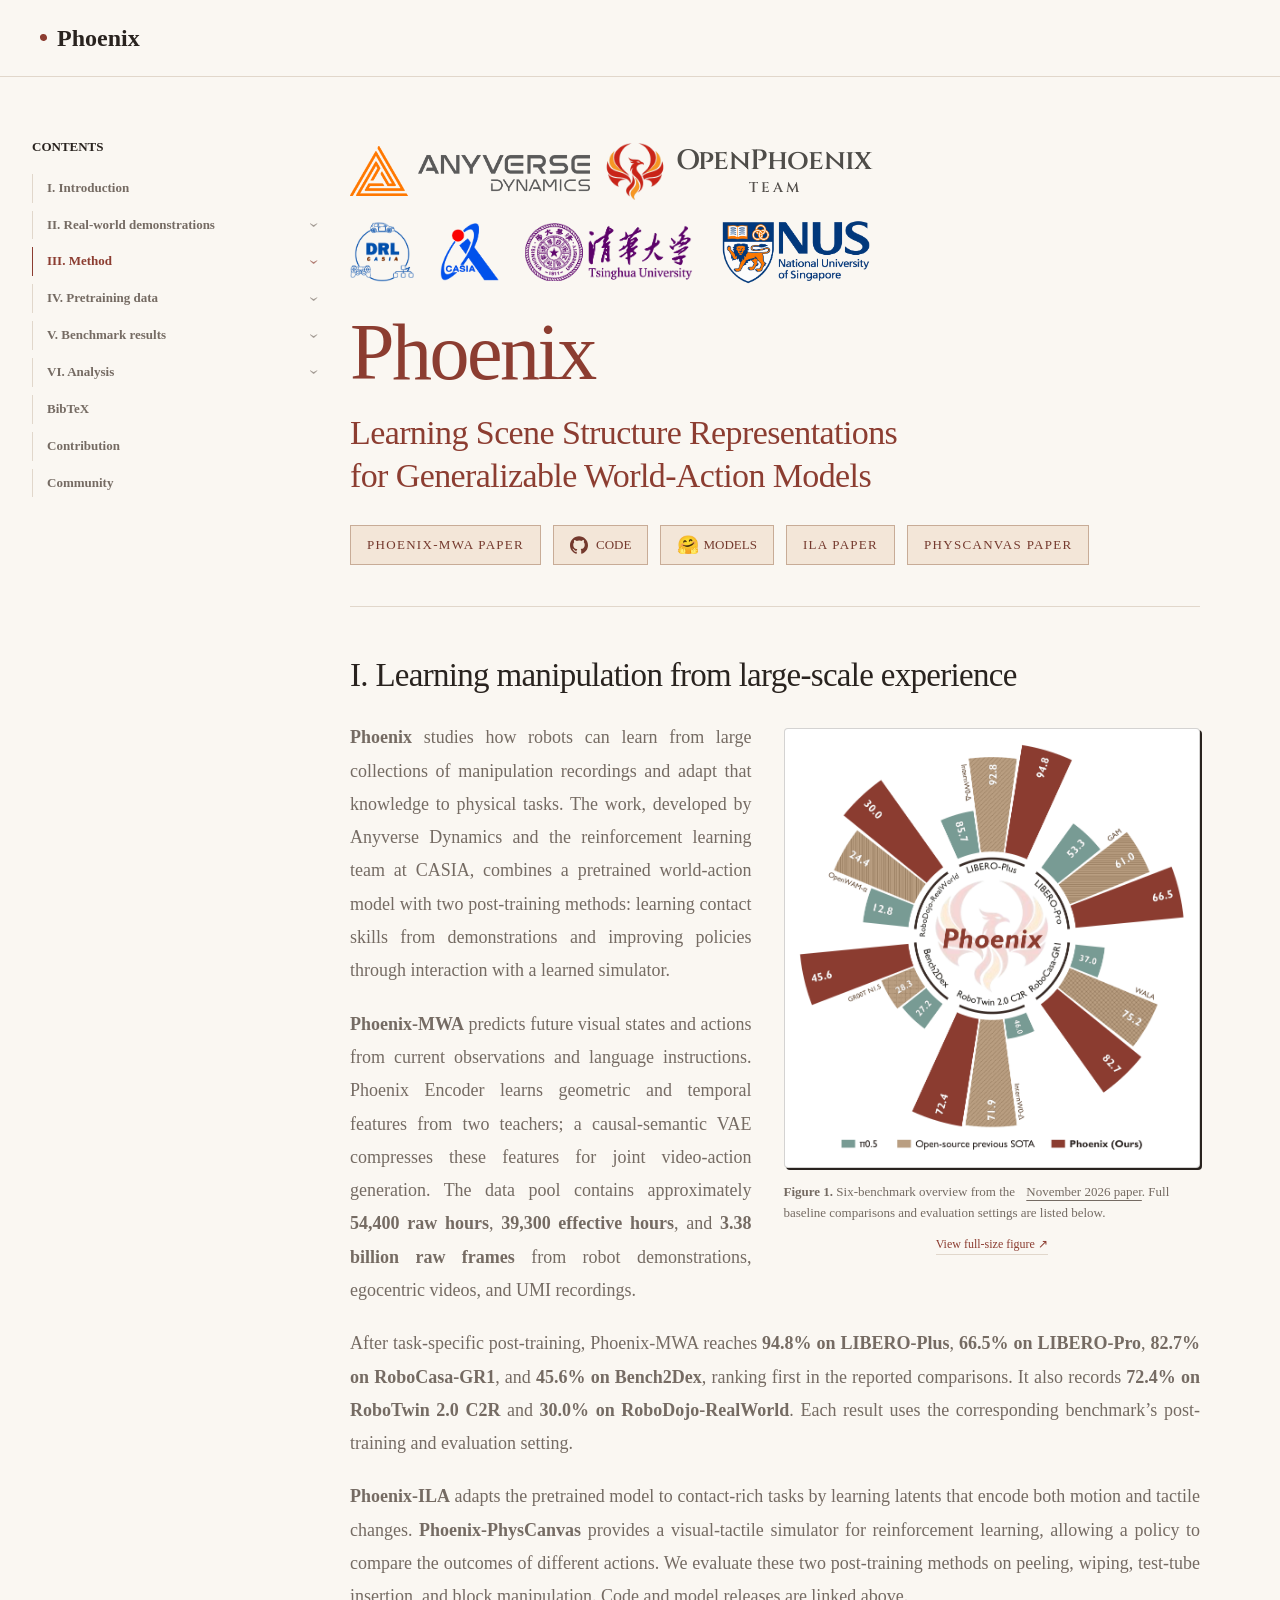
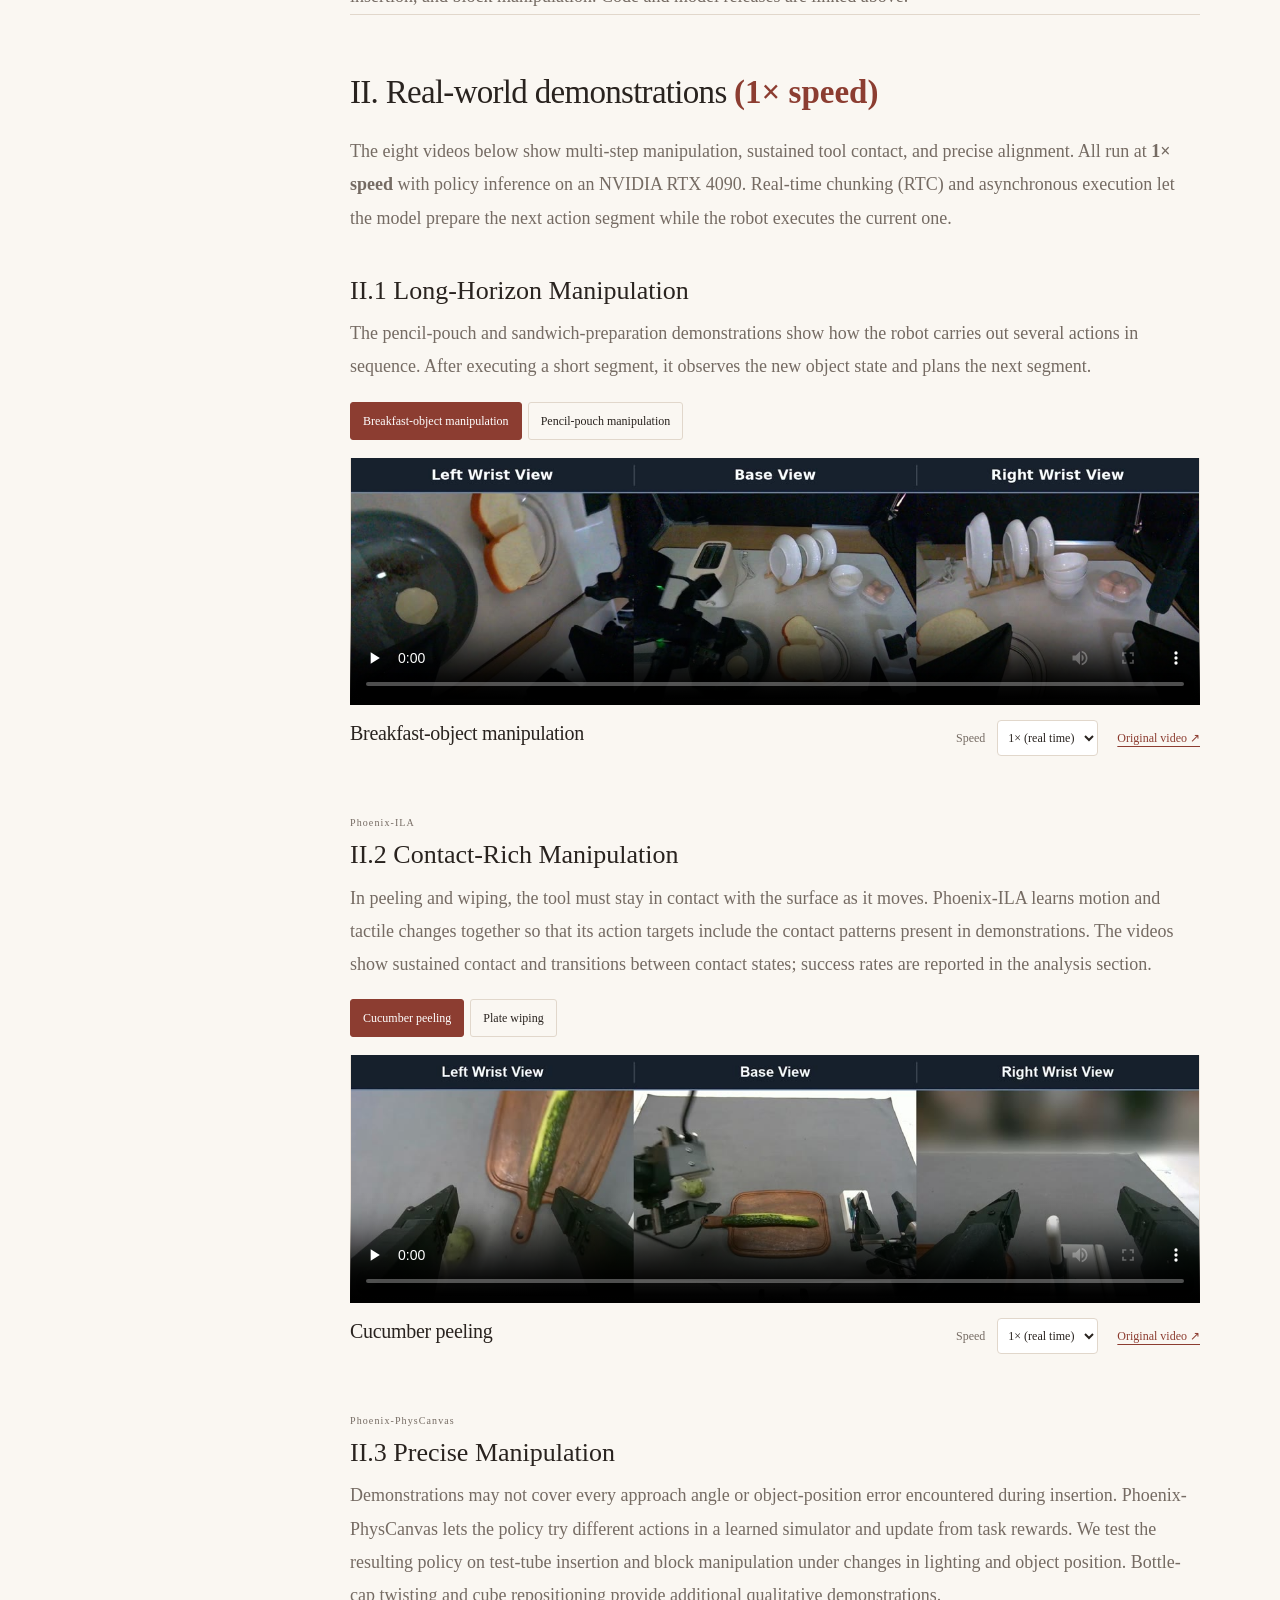
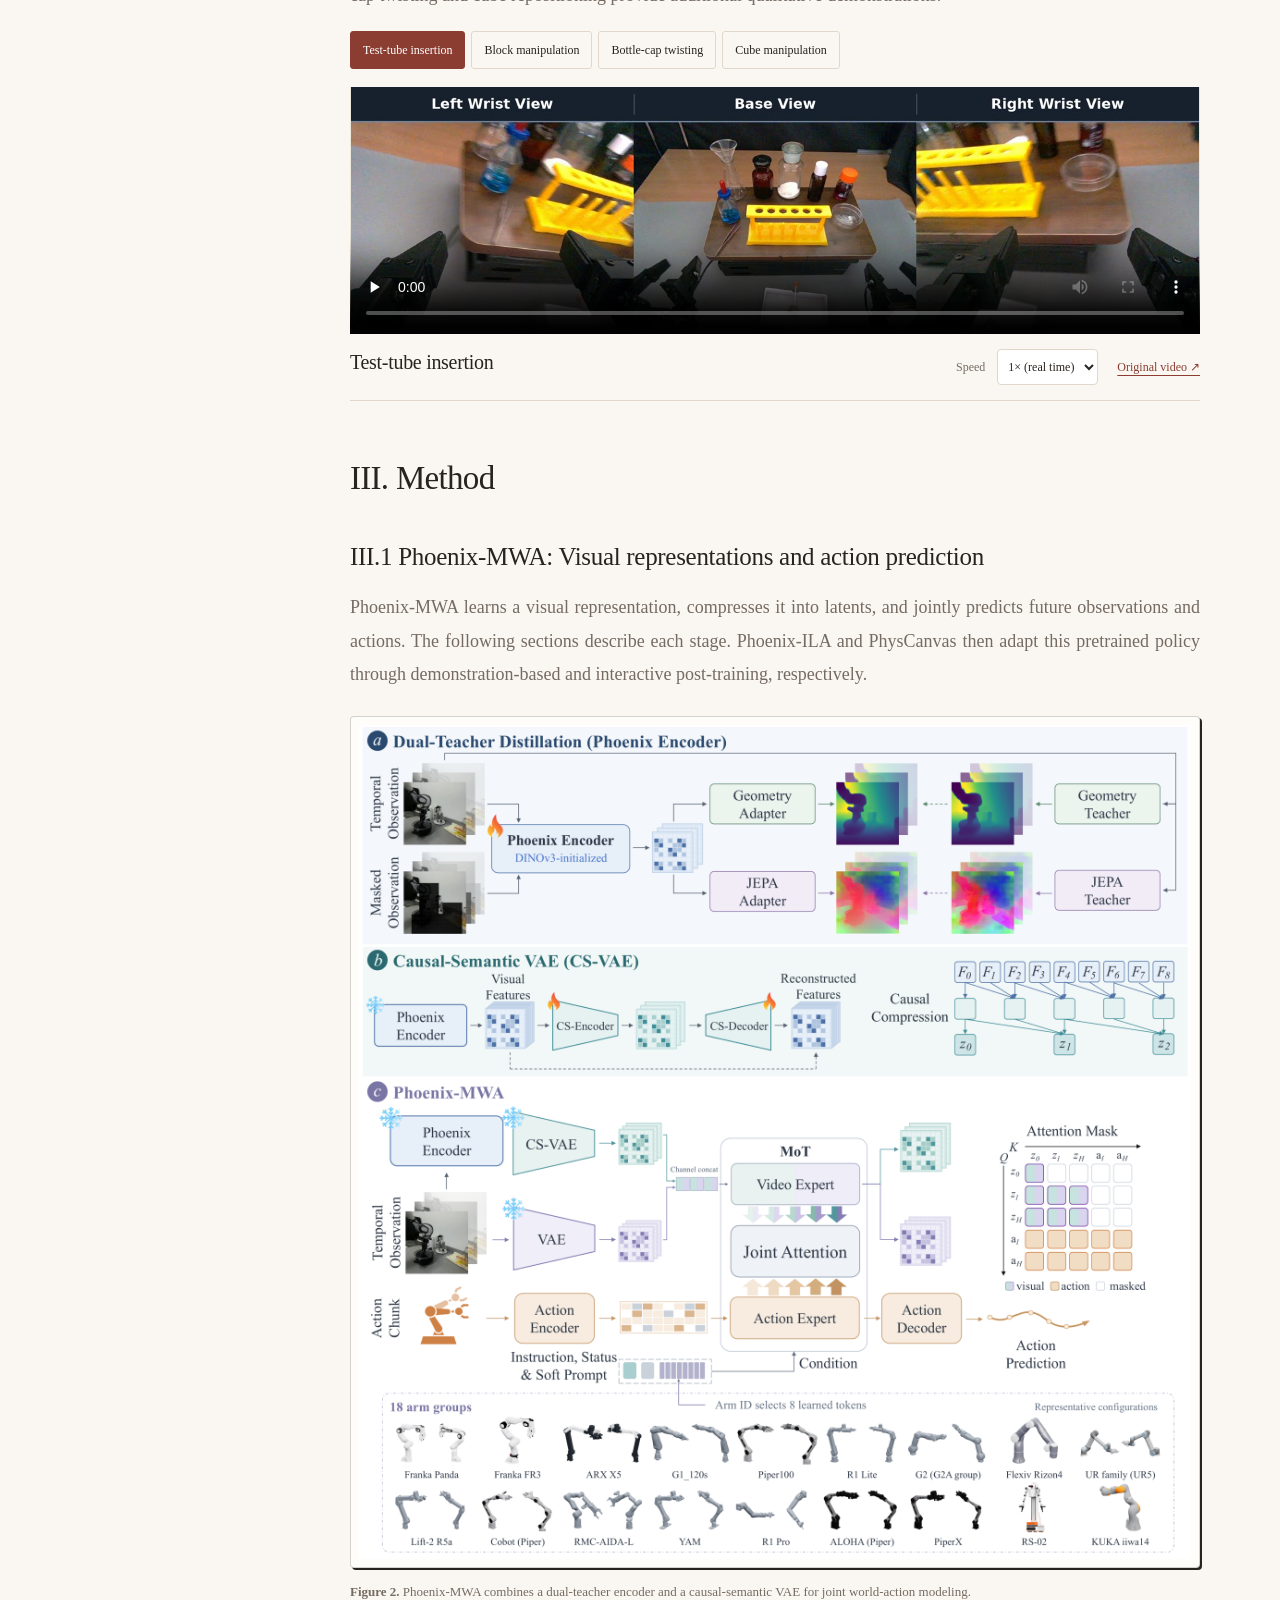
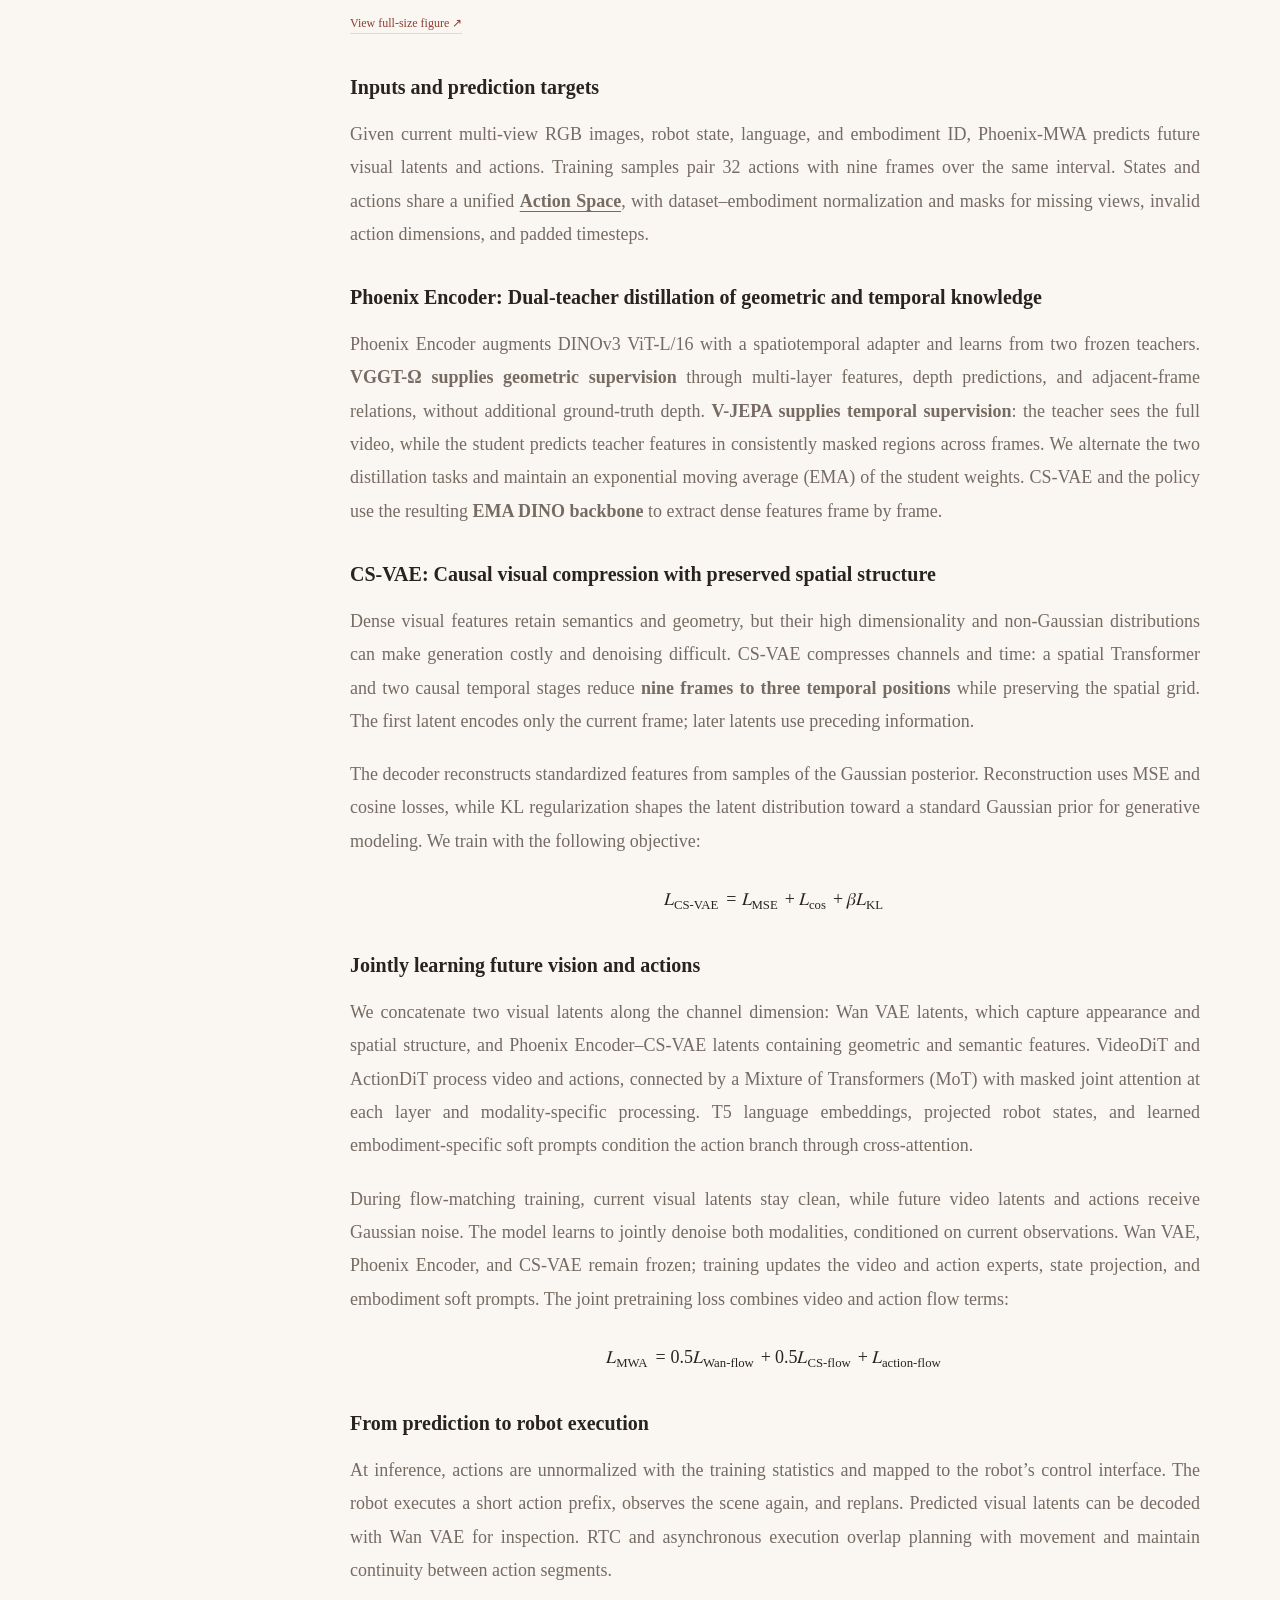
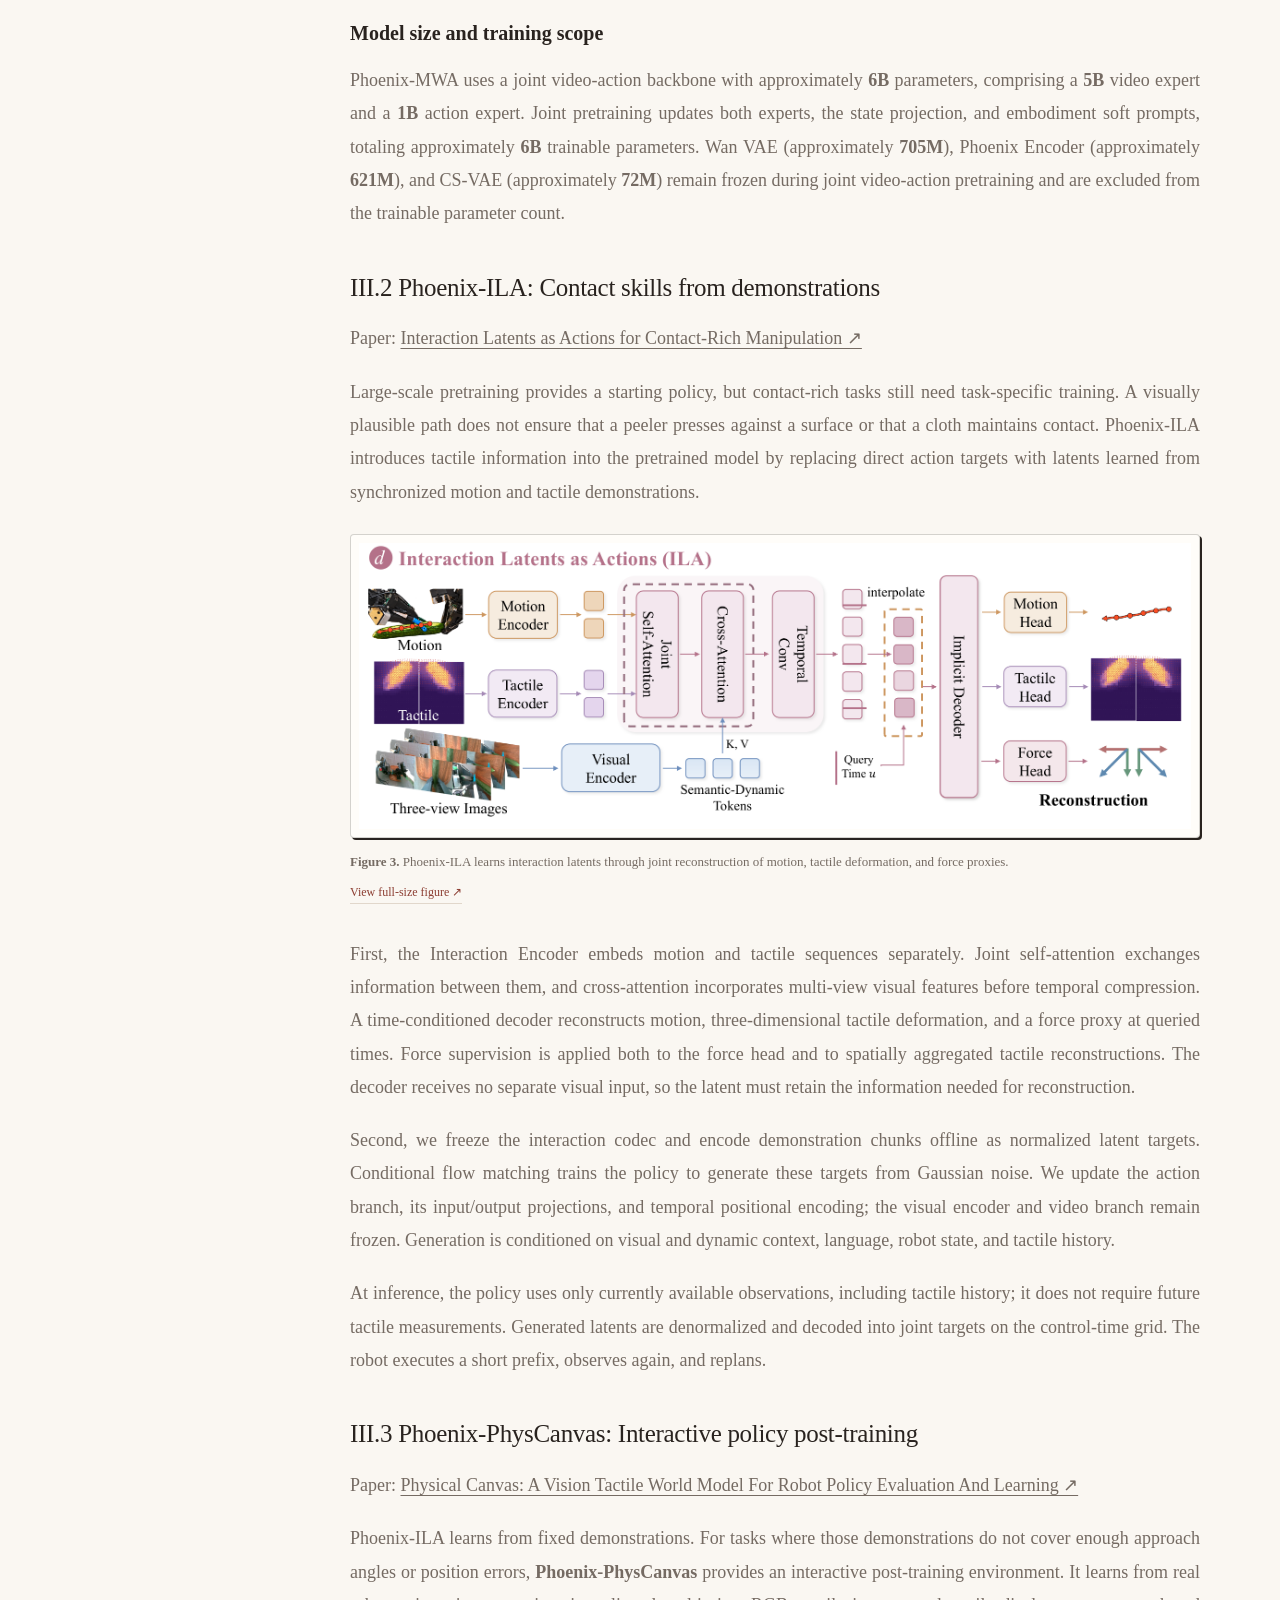
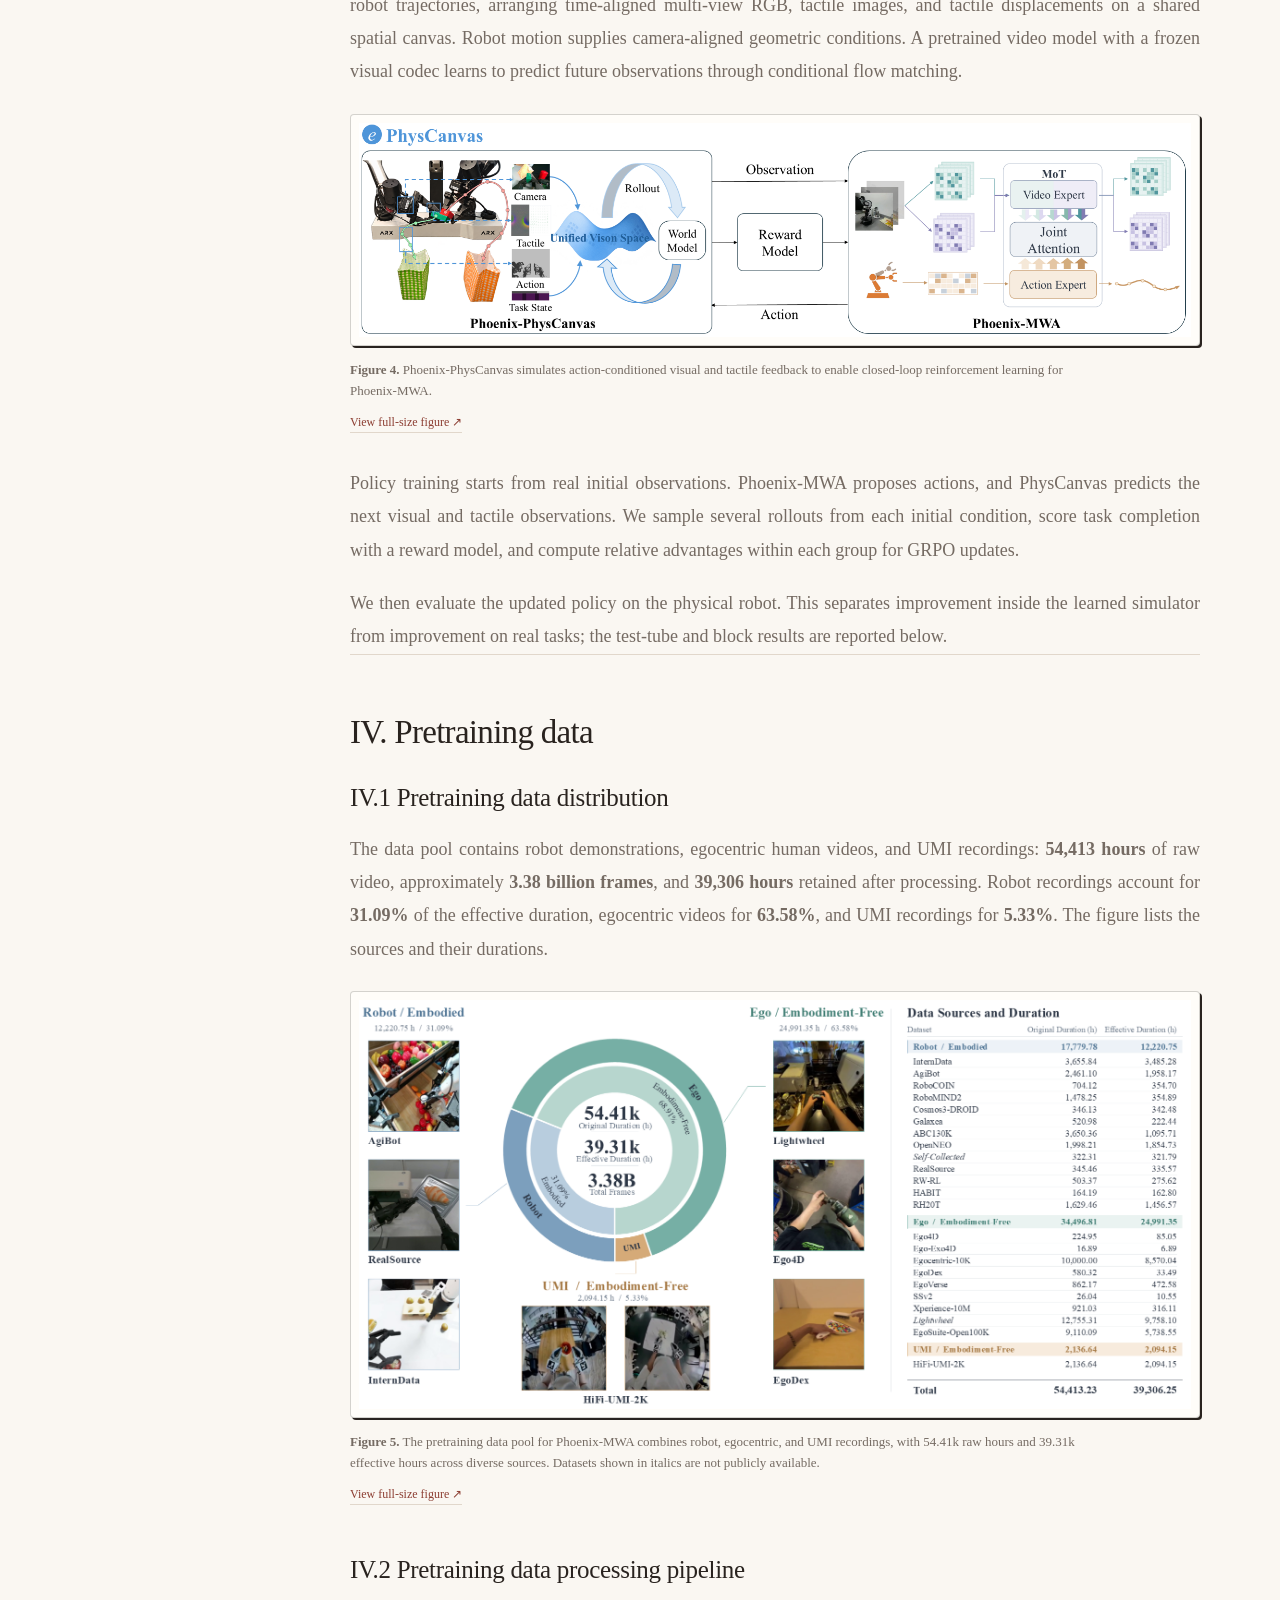
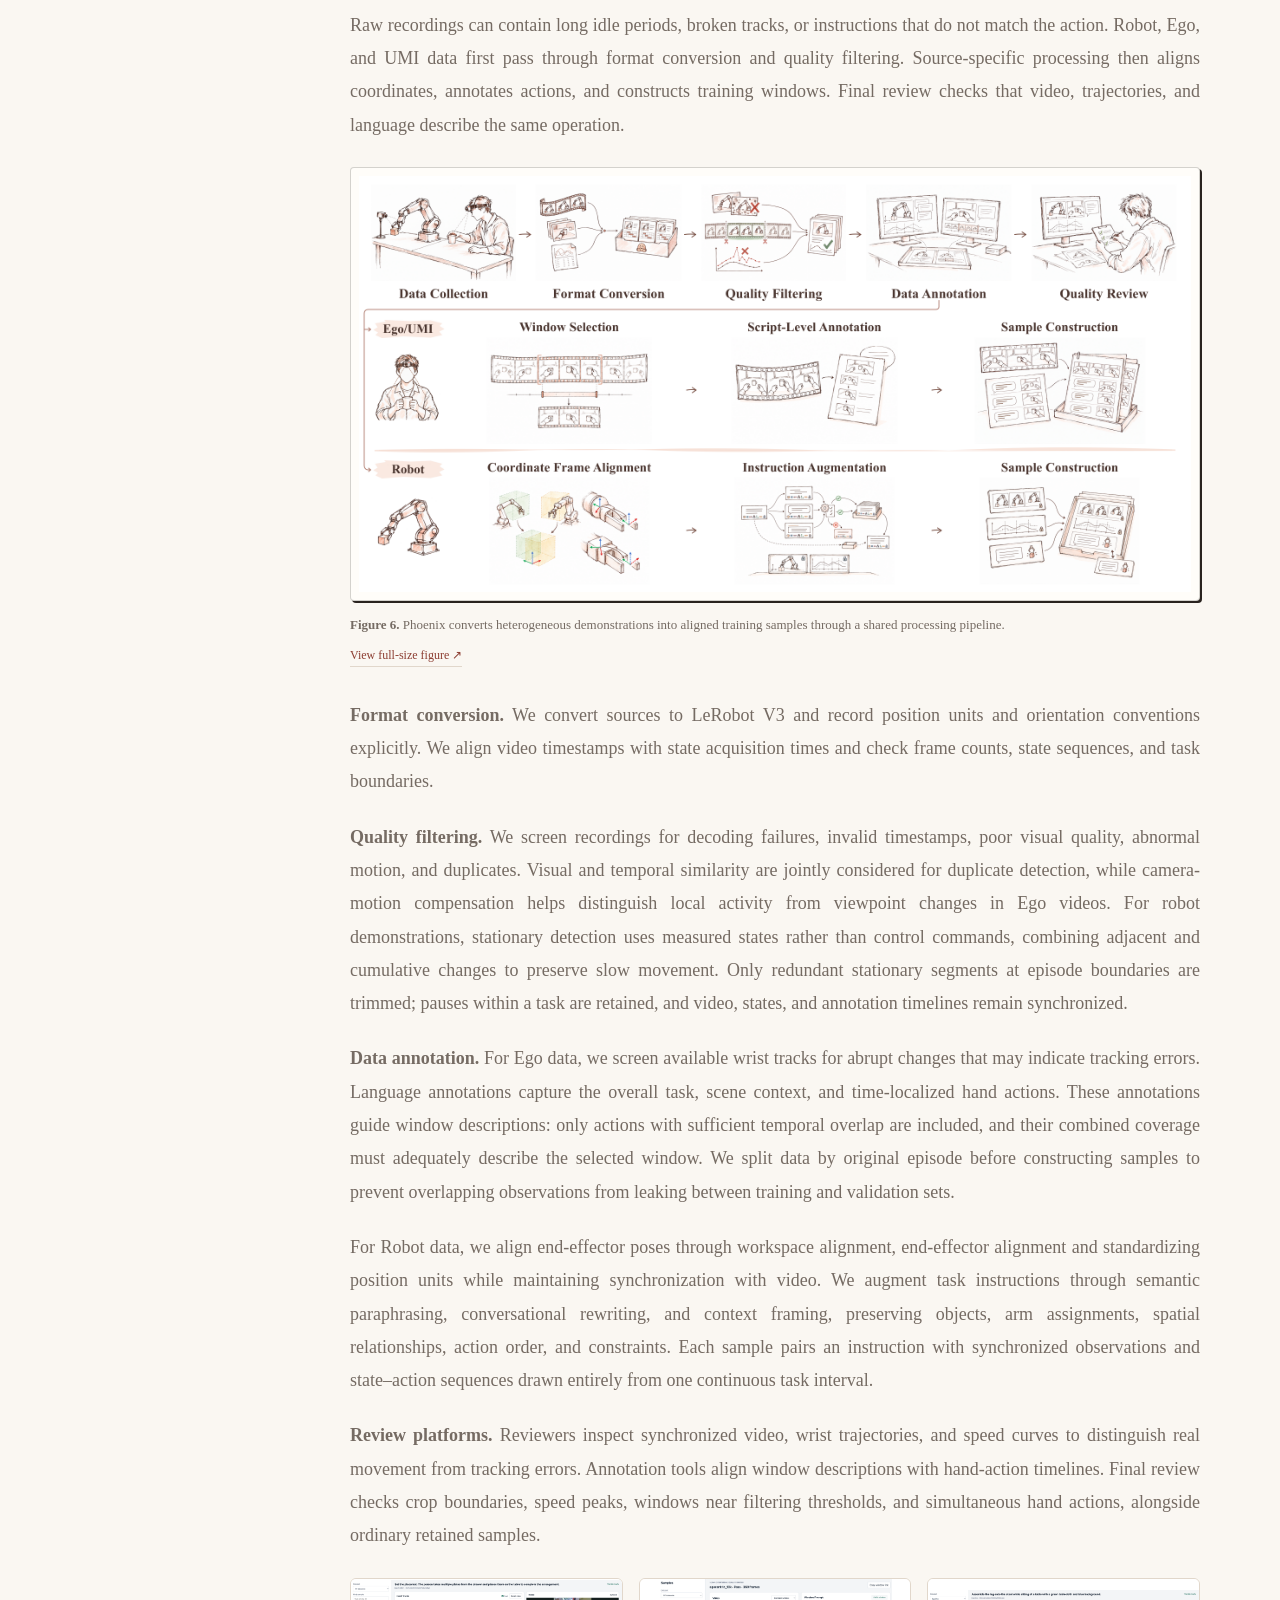
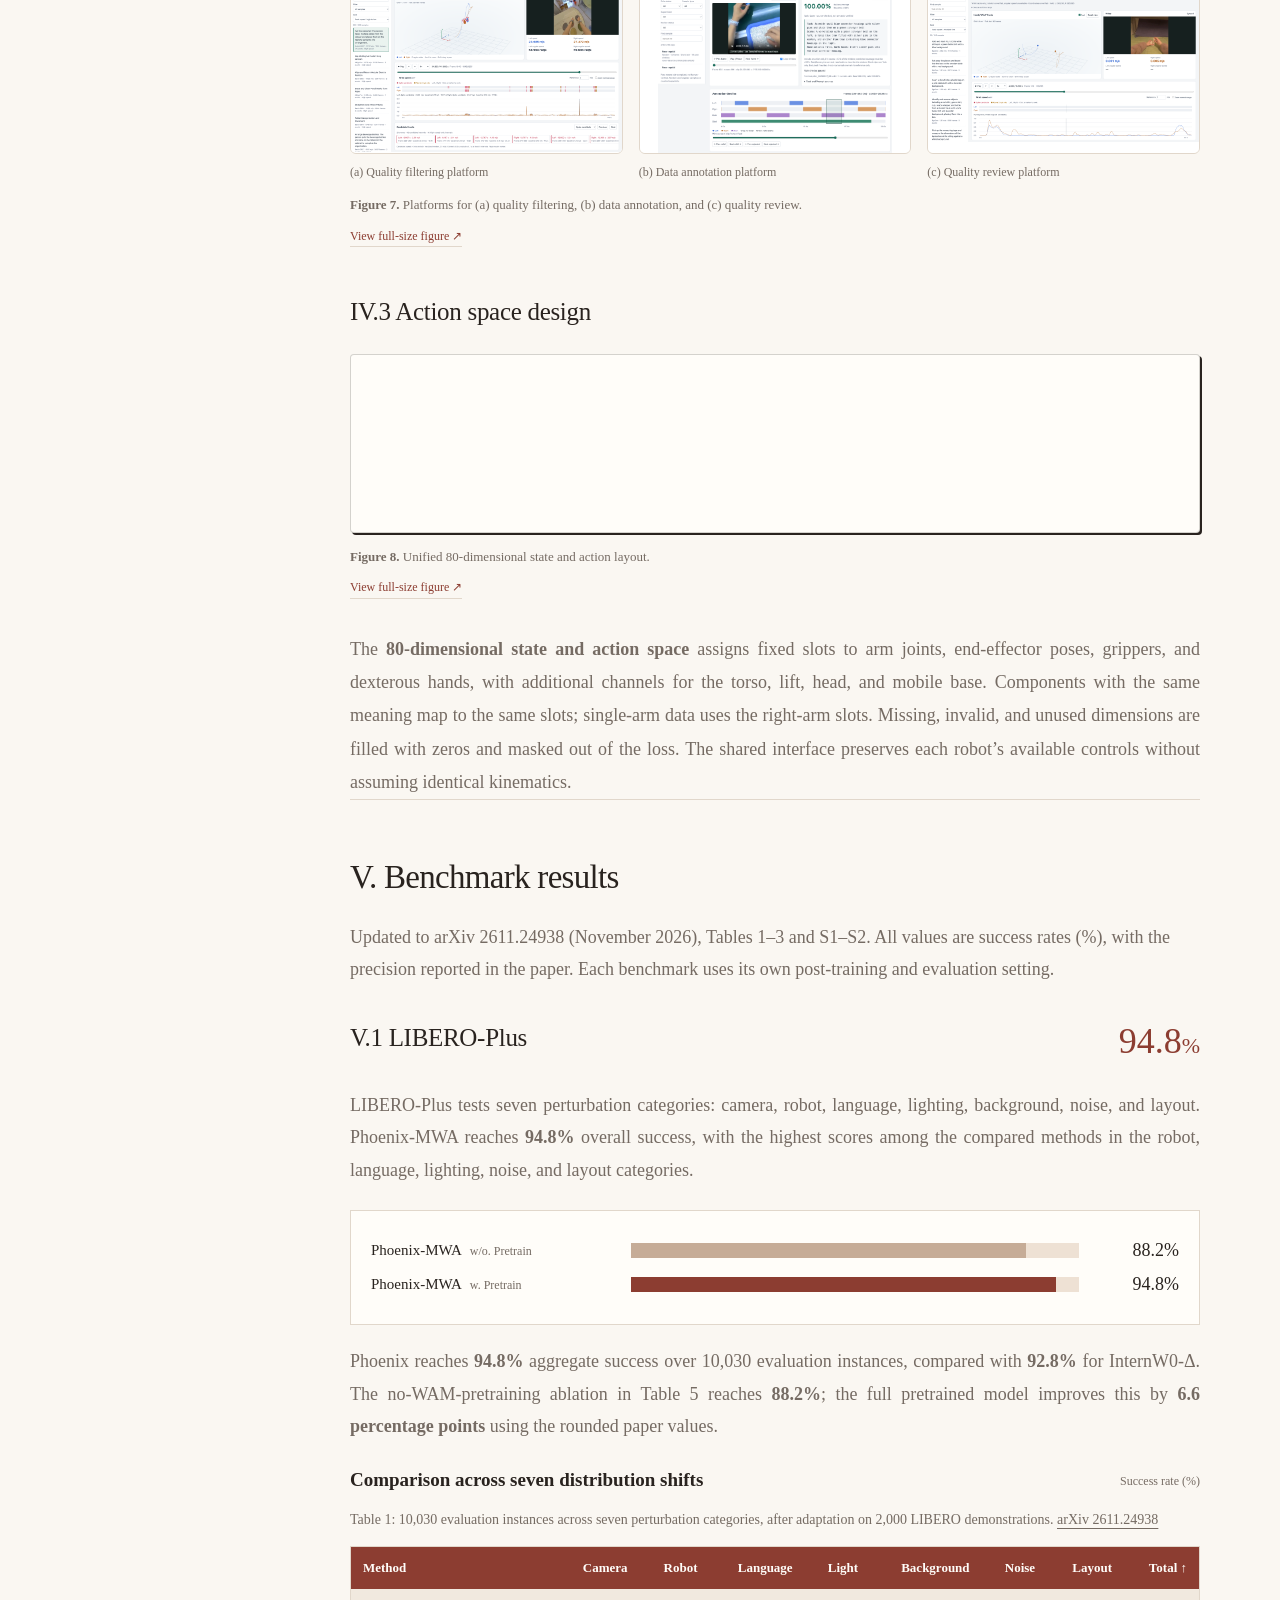
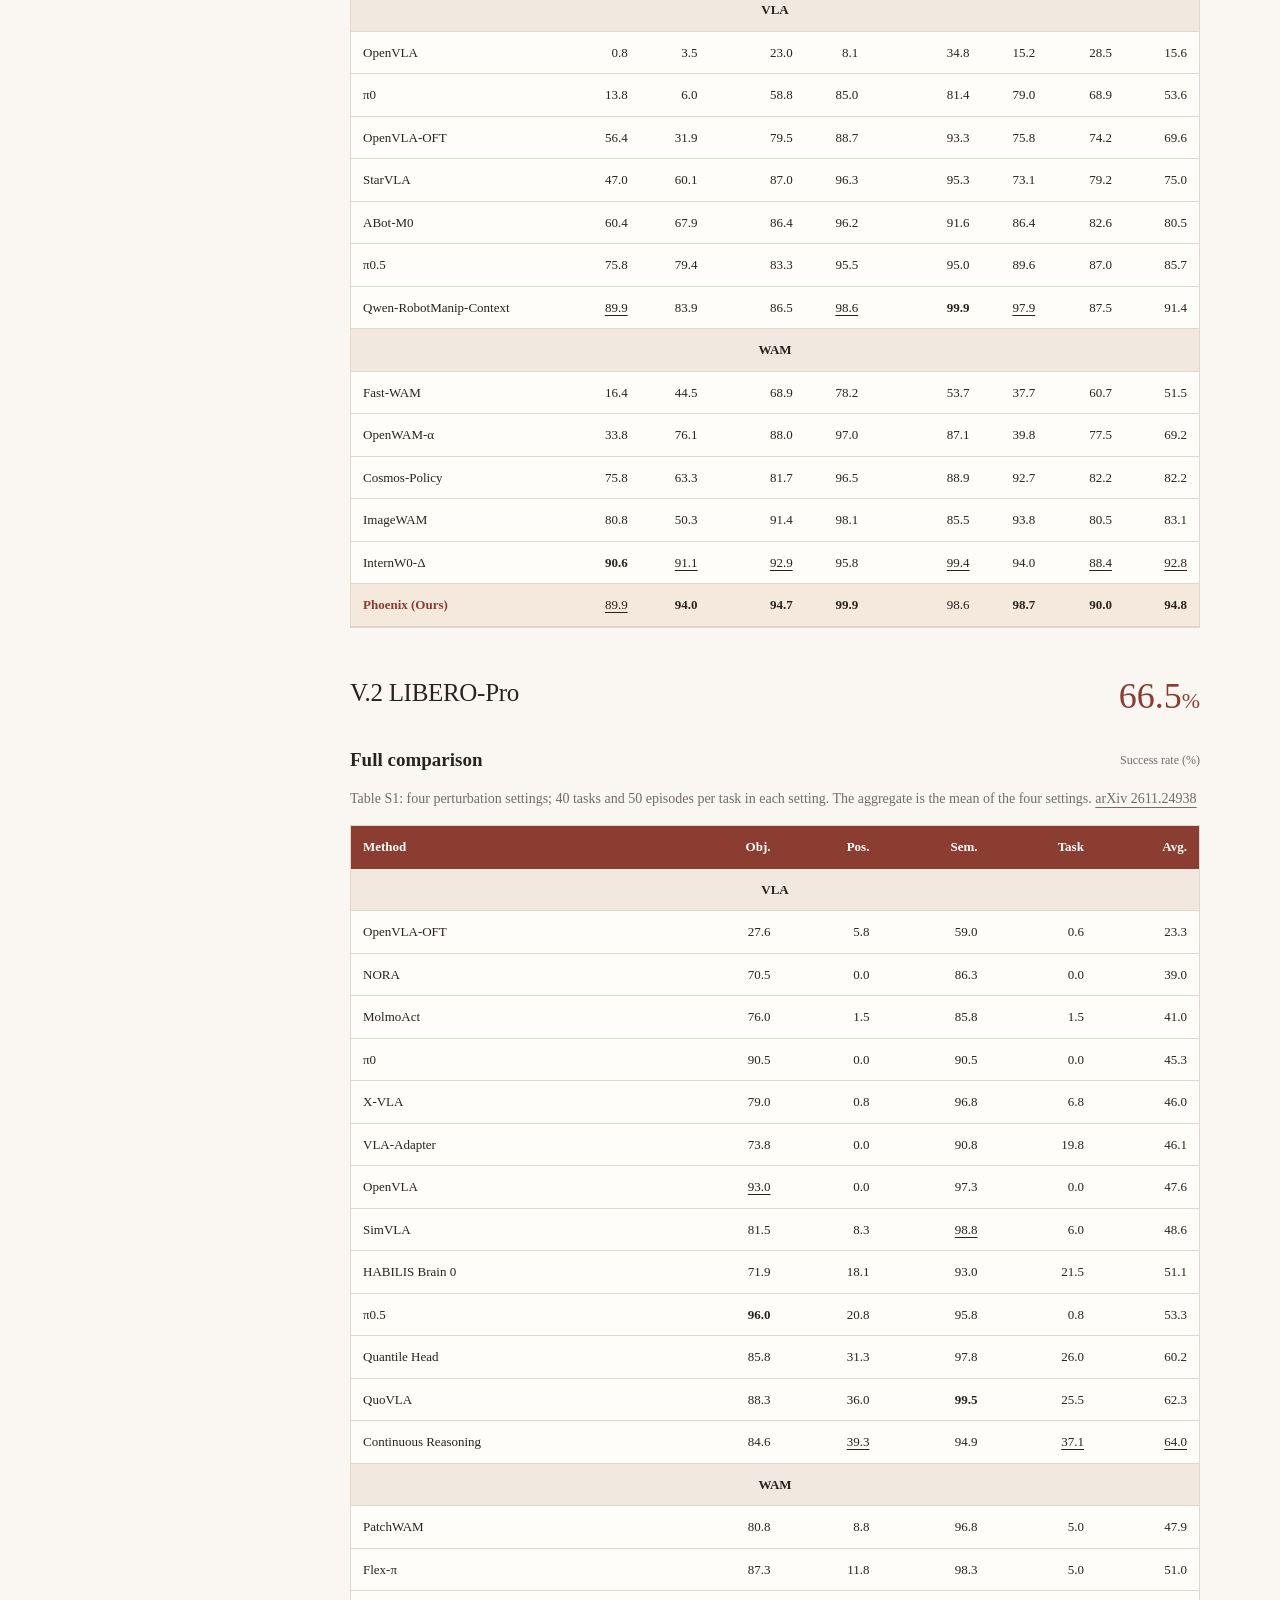
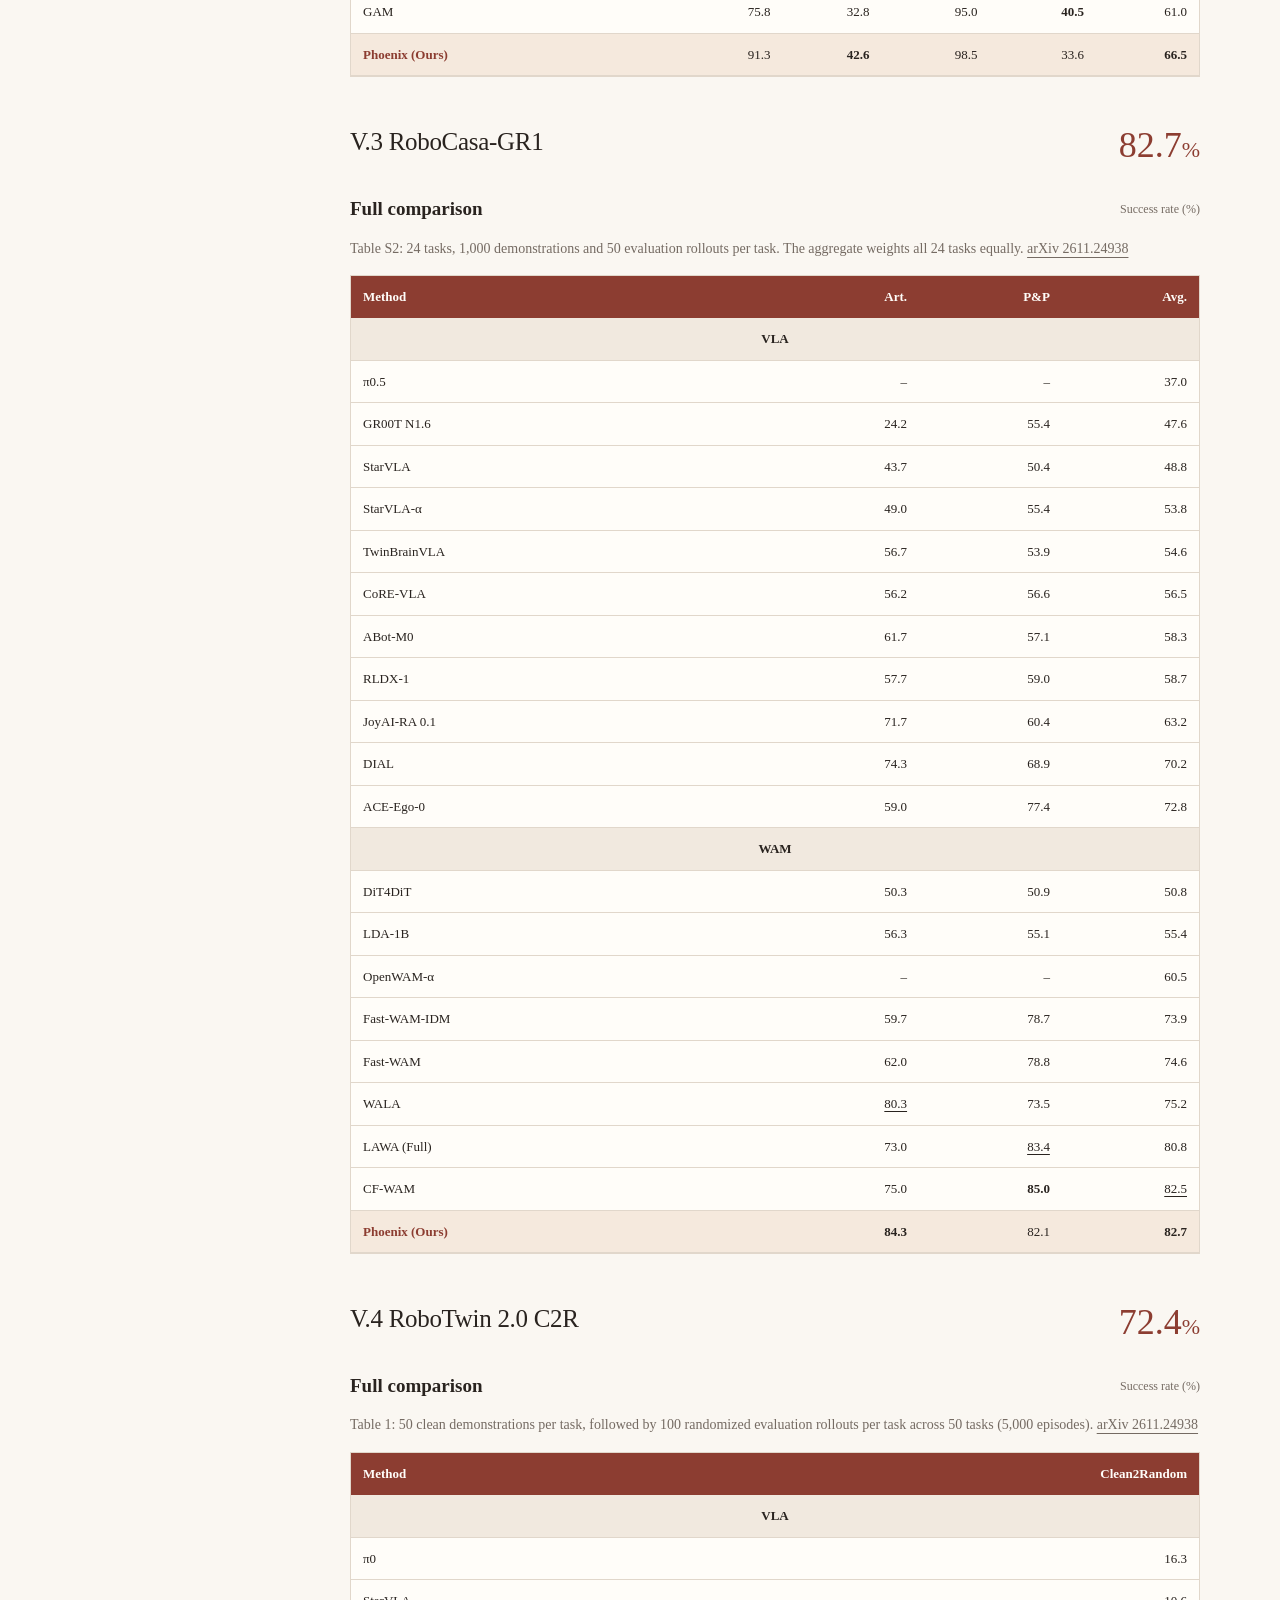
<file: index.html>
<!doctype html>
<html lang="en">
<head>
<meta charset="utf-8"><meta name="viewport" content="width=device-width, initial-scale=1">
<meta name="theme-color" content="#f8faf9">
<meta name="description" content="Phoenix brings together scalable pretraining, world-action modeling, contact-rich skills, and reinforcement learning in a learned world model.">
<title>Phoenix: Learning Scene Structure Representations for Generalizable World-Action Models</title>
<style>:root{--paper:#f8faf9;--white:#fff;--ink:#203537;--muted:#627574;--teal:#216f65;--line:#dce6e2;--mint:#eaf3ef;--blue:#bad0eb;--green:#c5ddcd;--cyan:#a8d0d5;--width:1120px;color-scheme:light}
*{box-sizing:border-box;letter-spacing:0}html{scroll-behavior:smooth;scroll-padding-top:100px}body{margin:0;background:var(--paper);color:var(--ink);font-family:Inter,"Segoe UI","PingFang SC","Microsoft YaHei",sans-serif;font-size:16px;line-height:1.8;-webkit-font-smoothing:antialiased}a{color:inherit;text-underline-offset:4px}button,select{font:inherit}button{cursor:pointer;color:inherit}a,button,select,summary{-webkit-tap-highlight-color:transparent}button:focus-visible,a:focus-visible,select:focus-visible,summary:focus-visible,[tabindex]:focus-visible{outline:3px solid #508fbc;outline-offset:4px}img{display:block;max-width:100%;height:auto}h1,h2,h3,p,figure{margin:0}h1,h2,h3{line-height:1.3}h2{font-size:34px;font-weight:600}h3{font-size:22px;font-weight:600}p+p{margin-top:16px}strong{font-weight:650}sub{line-height:0}code{font-size:12px;background:#edf1ef;padding:2px 4px;border-radius:3px}.wrap{width:min(100% - 64px,var(--width));margin-inline:auto;min-width:0}[hidden]{display:none!important}
.skip{position:fixed;top:-90px;left:16px;z-index:90;background:white;padding:10px}.skip:focus{top:10px}.topbar{position:sticky;top:0;z-index:20;background:rgba(248,250,249,.96);backdrop-filter:blur(12px);border-bottom:1px solid var(--line)}.nav-inner{min-height:72px;display:flex;align-items:center;justify-content:space-between;gap:28px}.wordmark{display:inline-flex;align-items:center;gap:10px;font-size:24px;font-weight:700;text-decoration:none;white-space:nowrap}.brand-dot{width:10px;height:10px;background:var(--teal);border-radius:2px;transform:rotate(-12deg)}nav{display:flex;gap:28px}nav a{text-decoration:none;color:var(--muted);font-size:13px;white-space:nowrap}nav a:hover,nav a[aria-current="location"]{color:var(--teal)}.eyebrow{font-size:11px;color:var(--teal);font-weight:600;line-height:1.5}
.masthead{text-align:center;padding-top:46px}.masthead h1{font-size:72px;color:var(--teal);font-weight:650;line-height:1.1;margin:18px 0}.headline{font-size:28px;font-weight:500}.hero-copy{font-size:15px;color:var(--muted);margin:16px auto 0;max-width:680px;line-height:1.9}.hero-actions{display:flex;gap:12px;align-items:center;justify-content:center;flex-wrap:wrap;margin-top:24px}.button{display:inline-flex;align-items:center;justify-content:center;min-height:43px;padding:9px 19px;font-size:13px;font-weight:600;border:1px solid var(--line);border-radius:5px;text-decoration:none;background:white}.button.primary{background:var(--teal);border-color:var(--teal);color:white}.button:hover{filter:brightness(.96)}.text-link{font-size:13px;color:var(--teal);display:inline-block}.hero-actions .text-link{margin-left:6px}.hero-metrics{display:grid;grid-template-columns:repeat(3,1fr);margin-top:40px;border-block:1px solid var(--line);text-align:center}.hero-metrics>div{padding:20px 12px;display:flex;flex-direction:column;gap:1px}.hero-metrics>div+div{border-left:1px solid var(--line)}.hero-metrics strong{font-size:39px;font-weight:550;line-height:1.3;font-variant-numeric:tabular-nums}.hero-metrics strong span{font-size:23px}.hero-metrics>div>span{font-size:12px;color:var(--muted)}.metric-note{font-size:11px;color:var(--muted);margin-top:9px}
.overview{padding-top:34px}.figure-heading{display:flex;justify-content:space-between;align-items:center;font-size:11px;color:var(--muted);margin-bottom:14px}.figure-heading a{text-decoration:none}.figure-link{display:block;background:white}.figure-link:focus-visible{outline-offset:3px}.figure-link img{width:100%}figcaption,.caption{font-size:12px;line-height:1.8;color:var(--muted);margin-top:12px}figcaption a{margin-left:8px;white-space:nowrap}.intro-grid{display:grid;grid-template-columns:1fr 1.45fr;gap:70px;padding:64px 0 72px}.intro-grid>div{color:var(--muted);font-size:15px}.intro-grid h2{padding-top:3px}
.section{padding:76px 0;border-top:1px solid var(--line)}.tint{background:#f1f6f3}.section-heading{display:grid;grid-template-columns:1.2fr 1fr;gap:65px;align-items:end;margin-bottom:36px}.section-heading .eyebrow{margin-bottom:13px}.section-heading>p{color:var(--muted);font-size:14px;max-width:440px}.principles{display:grid;grid-template-columns:repeat(3,1fr);gap:30px;margin:38px 0}.principles article{border-top:3px solid var(--blue);padding-top:16px}.principles article:nth-child(2){border-color:var(--cyan)}.principles article:nth-child(3){border-color:var(--green)}.index{font:12px ui-monospace,monospace;color:var(--muted)}.principles h3{font-size:18px;margin:12px 0}.principles p{font-size:13px;color:var(--muted);line-height:1.9}.feature-figure{margin-top:32px}.method-block{border-top:1px solid var(--line);margin-top:46px;padding-top:34px}.subsection-heading{display:flex;flex-direction:column;gap:9px;margin-bottom:19px}.module-code{font-size:11px;color:var(--teal);font-weight:600}.prose{max-width:940px;color:var(--muted);font-size:15px;line-height:1.95}.method-block figure{margin-top:25px}
.data-metrics{display:grid;grid-template-columns:1fr 1fr .8fr;gap:36px;border-block:1px solid var(--line);margin-bottom:32px;padding:25px 0}.data-metrics>div{min-width:0}.data-metrics span{display:block;color:var(--muted);font-size:12px}.data-metrics strong{display:block;font-size:31px;font-weight:550;line-height:1.5;font-variant-numeric:tabular-nums}.data-metrics small{font-size:13px;margin-left:8px;font-weight:400;color:var(--muted)}#data>.wrap>.prose{margin-top:28px}details{border-block:1px solid var(--line);margin-top:24px}summary{min-height:58px;display:flex;gap:14px;align-items:center;font-size:14px;font-weight:550;cursor:pointer;list-style:none;padding:15px 0}summary::-webkit-details-marker{display:none}summary::after{content:"+";font-size:22px;color:var(--teal);margin-left:auto;line-height:1;flex-shrink:0}details[open]>summary::after{content:"−"}.summary-meta{font-size:11px;color:var(--muted);font-weight:400;margin-left:auto}summary:has(.summary-meta)::after{margin-left:5px}.detail-body{padding:5px 0 24px;color:var(--muted);font-size:14px}.detail-body .table-scroll{margin:15px 0}
.tablist{display:flex;gap:6px;flex-wrap:wrap;border-bottom:1px solid var(--line)}.tablist button{border:0;border-bottom:2px solid transparent;border-radius:0;background:transparent;padding:13px 21px;font-size:13px;min-height:48px;font-weight:500;transition:background .15s,color .15s}.tablist button:hover{background:var(--mint)}.tablist button[aria-selected="true"]{color:var(--teal);border-bottom-color:var(--teal);background:var(--mint)}.benchmark-panel{padding-top:28px}.benchmark-summary{display:flex;justify-content:space-between;gap:32px;align-items:center;margin-bottom:32px}.benchmark-summary h3{font-size:25px;margin:8px 0}.benchmark-summary p:not(.eyebrow){font-size:13px;color:var(--muted)}.benchmark-score{text-align:right;flex-shrink:0}.benchmark-score strong{display:block;font-size:44px;color:var(--teal);font-weight:550;line-height:1.3}.benchmark-score small{font-size:24px}.benchmark-score>span{font-size:11px;color:var(--muted)}.bar-chart{padding:22px 0;border-block:1px solid var(--line)}.bar-row{display:grid;grid-template-columns:205px 1fr 85px;gap:20px;align-items:center;margin:13px 0}.bar-row>span{font-size:13px}.bar-row small{font-size:11px;color:var(--muted);margin-left:5px}.bar-track{height:25px;background:#edf1ef;overflow:hidden}.bar-fill{height:100%;display:block;background:#77b1a5}.bar-fill.baseline{background:#c5d1cd}.bar-row>strong{text-align:right;font-size:17px;font-variant-numeric:tabular-nums;font-weight:550}.result-callout{font-size:13px;color:var(--muted);margin-top:14px}.result-callout strong{color:var(--teal)}
.table-scroll{width:100%;overflow-x:auto;overscroll-behavior-x:contain;border-top:1px solid #a9bcb4;scrollbar-width:thin}.report-table{border-collapse:collapse;width:100%;font-size:12px;color:var(--ink);border-bottom:1px solid #a9bcb4;font-variant-numeric:tabular-nums}.report-table th,.report-table td{padding:11px 12px;text-align:right;border-bottom:1px solid var(--line);white-space:nowrap;line-height:1.5}.report-table th:first-child,.report-table td:first-child{text-align:left}.report-table th{font-weight:500}.report-table thead{background:#edf3ef}.report-table thead th{font-size:11px;font-weight:600}.report-table .ours{background:#e5f1eb}.report-table .table-group th,.report-table .table-group td{background:#eff1f0;text-align:center;font-weight:600}.report-table tbody tr:not(.table-group):hover{background:#eff6f2}.report-table .ours th{color:#216458}.report-table strong{font-weight:700}.report-table u{text-underline-offset:3px}.split-stats{display:grid;grid-template-columns:1fr 1fr;gap:28px;padding:24px 0;border-block:1px solid var(--line);margin:26px 0}.split-stats>div>span{display:block;font-size:12px;color:var(--muted)}.split-stats strong{display:block;font-size:25px;font-weight:550;margin-top:5px}.split-stats strong span{color:#91a7a0;font-size:22px;margin:0 8px}
.demo-tabs{margin-bottom:24px}.demo-tabs button{padding:12px 17px}.video-frame{background:#e1e9e5;aspect-ratio:24/7;width:100%;overflow:hidden}.video-frame video{display:block;width:100%;height:100%;object-fit:contain}.video-toolbar{display:flex;justify-content:space-between;gap:24px;align-items:center;padding:17px 0;border-bottom:1px solid var(--line);min-height:89px}.video-toolbar h3{font-size:18px}.video-toolbar p{font-size:12px;color:var(--muted);margin-top:3px}.video-actions{display:flex;gap:12px;align-items:center;font-size:12px;white-space:nowrap}.video-actions label{color:var(--muted)}.video-actions select{min-height:36px;padding:5px 6px;border:1px solid var(--line);background:white;border-radius:4px;color:var(--ink);font-size:12px}.video-actions a{margin-left:7px}#video-error{color:#993f37;font-size:13px;padding:12px 0}
.analysis-block+.analysis-block{margin-top:46px;border-top:1px solid var(--line);padding-top:36px}.analysis-block figure,.analysis-block>.table-scroll{margin-top:26px}.finding-strip{border-left:3px solid var(--cyan);padding:14px 20px;background:#eef5f3;margin-top:23px}.finding-strip p{font-size:15px}.finding-strip strong{color:var(--teal)}.finding-strip>span{font-size:12px;color:var(--muted)}.demo-jump{margin-top:16px;margin-right:24px}.resources{padding-block:64px}.resource-links{display:grid;grid-template-columns:repeat(3,1fr);gap:0 32px}.resource-links a{display:flex;align-items:center;justify-content:space-between;gap:15px;text-decoration:none;padding:17px 0;border-top:1px solid var(--line);font-size:14px}.resource-links small{font-size:11px;color:var(--teal);white-space:nowrap}.resource-links a:hover span{text-decoration:underline}footer{border-top:1px solid var(--line);padding:28px 0}.footer-inner{display:flex;align-items:center;justify-content:space-between;gap:20px;font-size:11px;color:var(--muted)}.footer-inner .wordmark{font-size:19px;color:var(--ink)}.footer-inner>a:last-child{text-decoration:none}
.expanded-details{margin-top:24px;border-top:1px solid var(--line)}.detail-heading{display:flex;align-items:center;gap:14px;margin:0;padding:18px 0;font-size:15px;line-height:1.6;font-weight:550}.expanded-details .detail-body{padding-top:0}.benchmark-links{display:flex;gap:28px;flex-wrap:wrap;padding:14px 0;border-block:1px solid var(--line)}.benchmark-links a{font-size:13px;color:var(--teal);font-weight:500;text-decoration:none}.benchmark-links a:hover{text-decoration:underline}.benchmark-panel+.benchmark-panel{border-top:1px solid var(--line);margin-top:42px;padding-top:36px}
@media(max-width:680px){.detail-heading{font-size:13px;gap:10px}.benchmark-links{display:grid;grid-template-columns:repeat(3,minmax(0,1fr));gap:4px}.benchmark-links a{font-size:11px;text-align:center}.benchmark-panel+.benchmark-panel{margin-top:28px;padding-top:28px}}
.hero-actions .resource-pending{cursor:not-allowed;opacity:.65;text-decoration:underline;text-underline-offset:4px}
@media(min-width:1600px){:root{--width:1220px}.masthead{padding-top:52px}.hero-metrics{margin-top:42px}.overview{padding-top:38px}}
@media(max-width:900px){nav{gap:19px}.section-heading{gap:35px}.intro-grid{gap:35px}.data-metrics{gap:20px}.data-metrics strong{font-size:27px}.principles{gap:20px}.resource-links{grid-template-columns:1fr 1fr}.bar-row{grid-template-columns:170px 1fr 75px}.bar-row small{display:block;margin:0}.video-actions{gap:8px}}
@media(max-width:680px){.wrap{width:calc(100% - 36px)}.nav-inner{gap:12px;min-height:90px;flex-wrap:wrap;padding-block:10px}.wordmark{font-size:21px}nav{width:100%;justify-content:space-between;gap:8px;padding-bottom:2px}nav a{font-size:12px}.masthead{padding-top:32px}.masthead h1{font-size:55px;margin:15px 0}.headline{font-size:22px;max-width:340px;margin-inline:auto}.hero-copy{font-size:13px;max-width:350px}.desktop-break{display:none}.hero-actions{gap:9px;margin-top:20px}.button{padding:9px 13px;font-size:12px}.hero-actions .text-link{font-size:12px}.hero-metrics{margin-top:28px}.hero-metrics>div{padding:18px 5px}.hero-metrics strong{font-size:28px}.hero-metrics strong span{font-size:16px}.hero-metrics>div>span{font-size:10px}.metric-note{font-size:10px}.overview{padding-top:28px}.figure-heading{font-size:10px}.intro-grid{grid-template-columns:1fr;gap:24px;padding:40px 0}.intro-grid h2 br{display:none}.intro-grid>div{font-size:14px}h2{font-size:28px}h3{font-size:21px}.section{padding:46px 0}.section-heading{grid-template-columns:1fr;gap:18px;margin-bottom:28px}.section-heading>p{font-size:13px}.section-heading .eyebrow{margin-bottom:10px}.principles{grid-template-columns:1fr;gap:22px;margin:28px 0}.principles article{padding-top:12px}.principles h3{margin:6px 0}.principles p{font-size:13px}.prose{font-size:14px}.method-block{margin-top:30px;padding-top:25px}.subsection-heading{margin-bottom:14px}.data-metrics{gap:14px;grid-template-columns:1fr 1fr;margin-bottom:24px;padding:18px 0}.data-metrics>div:last-child{grid-column:1/-1;border-top:1px solid var(--line);padding-top:12px;display:flex;align-items:center;gap:24px}.data-metrics strong{font-size:24px}.data-metrics small{font-size:11px;margin-left:5px}.data-metrics span{font-size:11px}figcaption,.caption{font-size:11px}.summary-meta{font-size:10px}summary{font-size:13px}.detail-body{font-size:13px}.tablist button{padding:11px 12px;font-size:12px;min-height:44px}.benchmark-tabs{display:grid;grid-template-columns:repeat(3,1fr);gap:0}.benchmark-tabs button{padding:12px 5px;font-size:11px}.benchmark-summary{align-items:start;gap:16px;margin-bottom:24px}.benchmark-summary h3{font-size:21px}.benchmark-summary .eyebrow{font-size:9px}.benchmark-summary p:not(.eyebrow){font-size:11px}.benchmark-score strong{font-size:32px}.benchmark-score small{font-size:18px}.benchmark-score>span{font-size:9px;display:block;max-width:110px;line-height:1.6}.bar-row{grid-template-columns:102px 1fr 62px;gap:10px}.bar-row>span{font-size:10px}.bar-row small{font-size:9px}.bar-row>strong{font-size:13px}.bar-track{height:20px}.result-callout{font-size:12px}.report-table{font-size:11px}.report-table th,.report-table td{padding:9px 10px}.demo-tabs{gap:0;display:grid;grid-template-columns:repeat(4,1fr);margin-bottom:18px}.demo-tabs button{padding:11px 4px;font-size:11px}.video-toolbar{gap:12px;flex-wrap:wrap;min-height:125px}.video-toolbar h3{font-size:17px}.video-toolbar p{font-size:11px}.video-actions{margin-left:auto}.video-actions label{display:none}.video-frame{min-height:94px}.split-stats{gap:16px}.split-stats strong{font-size:18px}.split-stats strong span{font-size:16px;margin:0 2px}.split-stats>div>span{font-size:11px}.finding-strip{padding:12px 14px}.finding-strip p{font-size:13px}.finding-strip>span{font-size:11px}.analysis-block+.analysis-block{margin-top:32px;padding-top:28px}.resource-links{grid-template-columns:1fr}.resources{padding-block:42px}.footer-inner{flex-wrap:wrap}.footer-inner>span{order:3;flex-basis:100%;font-size:10px}}
@media(max-width:360px){.hero-metrics{grid-template-columns:repeat(3,minmax(0,1fr))}.hero-metrics strong{font-size:22px}.hero-metrics strong span{font-size:14px}.hero-metrics>div>span{font-size:9px}}
@media(prefers-reduced-motion:reduce){html{scroll-behavior:auto}*{transition:none!important}}
@media print{.topbar,.hero-actions,.tablist,.video-actions,footer,.demo-jump{display:none}.wrap{width:100%;max-width:none}.section{padding:26px 0}.masthead{padding-top:0}body,.tint{background:white}[role="tabpanel"][hidden]{display:block!important}details>.detail-body{display:block!important}figure,table{break-inside:avoid}h2,h3{break-after:avoid}.table-scroll{overflow:visible}.report-table{font-size:9px}.report-table th,.report-table td{padding:5px}.video-frame{display:none}}

/* Editorial reading layout. Content and media remain aligned with the Chinese report. */
:root{--font-editorial:Georgia,'Times New Roman',serif;--paper:#faf7f2;--white:#fffdf9;--ink:#29231f;--muted:#756b63;--teal:#8c3d31;--line:#e1d7cb;--mint:#f5e9dd;--blue:#dbc0b2;--green:#e4cdb9;--cyan:#dec7b8;--width:850px}
body{font-family:var(--font-editorial);font-size:18px;line-height:1.85;background:var(--paper);color:var(--ink)}
.wrap{width:min(calc(100% - 64px),var(--width));margin-inline:auto}
.topbar{position:relative;background:transparent;border-bottom:1px solid var(--line);backdrop-filter:none}
.topbar .wrap{width:calc(100% - 80px);max-width:1380px}.nav-inner{min-height:76px;justify-content:space-between}
.wordmark{font-family:var(--font-editorial);font-size:24px;font-weight:700}.brand-dot{background:var(--teal);border-radius:50%;width:7px;height:7px}
.topbar nav{display:none}.language-link{font:13px/1.5 var(--font-editorial);color:var(--muted);text-decoration:none}
main,footer{margin-left:270px}.article-toc{position:fixed;top:137px;left:32px;width:240px;font:13px/1.6 var(--font-editorial)}
.article-toc p{font-weight:600;color:var(--ink);margin:0 0 16px}.article-toc a{display:block;color:var(--muted);padding:7px 0 7px 14px;border-left:1px solid var(--line);text-decoration:none}
.article-toc a:hover,.article-toc a[aria-current]{color:var(--teal);border-color:var(--teal)}.toc-resources{margin-top:25px}.toc-resources a{border:0;padding-left:0;font-size:12px}
.masthead{padding-top:65px;padding-bottom:42px;text-align:left;border-bottom:1px solid var(--line)}
.masthead h1{font:500 clamp(36px,3.6vw,54px)/1.13 var(--font-editorial);letter-spacing:-1.7px;max-width:850px;margin:0 0 28px;text-wrap:balance}
.hero-copy{font-size:20px;line-height:1.65;color:var(--muted);max-width:740px;margin:0}.desktop-break{display:none}
.hero-actions{justify-content:flex-start;margin:24px 0 0;gap:24px;font:14px/1.6 var(--font-editorial)}.text-link{color:var(--teal);font-weight:500}
.overview{padding-top:0}.intro-grid{display:block;padding:45px 0 0}.intro-grid h2{margin-bottom:25px}.intro-grid>div{font-size:18px}
h2{font:500 33px/1.25 var(--font-editorial);letter-spacing:-.7px}h3{font:500 25px/1.35 var(--font-editorial);letter-spacing:-.3px}h4{font:600 16px/1.5 var(--font-editorial)}
.section{padding:58px 0 0}.section:last-child{padding-bottom:70px}.tint{background:transparent}.section-heading{display:block;margin:0 0 28px}.section-heading>p{font:18px/1.85 var(--font-editorial);margin-top:22px;max-width:none;color:var(--ink)}
.prose,.abstract-copy{font-size:18px;line-height:1.85;max-width:none}p+p{margin-top:20px}
.editorial-principles{display:block;margin:28px 0}.editorial-principles article{border:0;padding:0;margin:22px 0}.editorial-principles h3{font-size:21px;margin:0 0 9px}.editorial-principles p{font:18px/1.85 var(--font-editorial);color:var(--ink)}
figure{margin:30px 0}.feature-figure{margin:35px 0}.figure-link{background:var(--white);border:1px solid rgba(41,35,31,.2);border-radius:4px;padding:8px;box-shadow:2px 2px 0 var(--ink);line-height:0;box-sizing:border-box}.figure-link img{display:block;width:100%;height:auto;max-height:none;border:0;border-radius:0}
figcaption{font:13px/1.65 var(--font-editorial);color:var(--muted);margin-top:13px;text-align:left;max-width:760px}
.expand-figure{display:inline-block;border:0;border-bottom:1px solid var(--line);background:none;color:var(--teal);font:12px/1.7 var(--font-editorial);padding:0;margin-top:10px}
.method-block{border:0;margin-top:40px;padding:0}.subsection-heading{display:block;margin-bottom:18px}.module-code{font:10px/1.5 var(--font-editorial);letter-spacing:1.1px;color:var(--muted);display:block;margin-bottom:9px}
.expanded-details{border:0;border-radius:0;background:transparent;margin:25px 0}.detail-heading{padding:0 0 13px;border:0;background:transparent;gap:16px}.detail-body{padding:0;font-size:17px}.summary-meta{font:11px var(--font-editorial);color:var(--muted)}
.table-scroll{max-width:100%;overflow-x:auto;border:1px solid var(--line);margin:20px 0 26px;background:#fff;overscroll-behavior-x:contain}
.report-table{font:12px/1.6 var(--font-editorial);min-width:650px;width:100%;border-collapse:collapse}.report-table th,.report-table td{padding:11px 12px;vertical-align:middle}.report-table th:first-child{min-width:155px}.report-table td{font-variant-numeric:tabular-nums}.report-table .ours{background:#edf4ef}.report-table .table-group th{background:#f2f3ef}
.benchmark-links{display:flex;gap:25px;flex-wrap:wrap;font:13px/1.5 var(--font-editorial);margin:30px 0}.benchmark-links a{color:var(--teal)}
.benchmark-panel{border:0;border-top:1px solid var(--line);padding-top:28px;margin-top:35px}.benchmark-summary{align-items:flex-start;gap:24px;margin-bottom:22px}.benchmark-summary p:not(.eyebrow){font:17px/1.7 var(--font-editorial);color:var(--ink);max-width:570px}.benchmark-summary h3{margin-bottom:10px}
.eyebrow{font:10px/1.6 var(--font-editorial);letter-spacing:1.4px;margin-bottom:10px}.benchmark-score strong{font:500 35px/1.1 var(--font-editorial)}.benchmark-score small{font-size:18px}.benchmark-score>span{font:10px/1.5 var(--font-editorial);max-width:130px;display:block;margin-top:9px}
.bar-chart{margin:26px 0}.bar-row{grid-template-columns:190px 1fr 65px;font:12px/1.4 var(--font-editorial)}.bar-track{height:15px;background:#e5ebe5}.bar-fill{background:var(--teal)}.bar-fill.baseline{background:#b0bdb3}.bar-row>strong{font:14px var(--font-editorial)}
.demo-tabs{display:flex;flex-wrap:wrap;gap:6px;border:0;margin:28px 0 18px}.demo-tabs button{font:12px/1.5 var(--font-editorial);padding:9px 12px;border:1px solid var(--line);background:transparent;border-radius:3px;min-height:38px}.demo-tabs button[aria-selected=true]{background:var(--teal);color:#fff;border-color:var(--teal)}
.video-frame{aspect-ratio:24/7;background:#e9ede8}.video-frame video{width:100%;height:100%;object-fit:contain}.video-toolbar{align-items:flex-start;gap:16px;padding:15px 0;min-height:0;flex-wrap:wrap}.video-toolbar h3{font-size:20px}.video-toolbar p{font:12px/1.6 var(--font-editorial)}.video-actions{font:12px/1.6 var(--font-editorial);flex-wrap:wrap;white-space:normal;margin-left:0}.video-actions a{color:var(--teal)}
.finding-strip{border-left:2px solid var(--teal);background:transparent;padding:5px 0 5px 20px;margin:25px 0}.finding-strip p{font:18px/1.8 var(--font-editorial)}.finding-strip>span{font:16px/1.7 var(--font-editorial);display:block;color:var(--muted);margin-top:8px}
.split-stats{display:block;border:0;margin:20px 0;padding:0}.split-stats>div{margin:18px 0}.split-stats>div>span{font:14px/1.5 var(--font-editorial)}.split-stats strong{font:24px/1.5 var(--font-editorial);margin-top:5px}
.analysis-block+.analysis-block{margin-top:45px;padding-top:35px}.demo-jump{font:13px/1.6 var(--font-editorial)}.footer-inner{gap:20px;font:11px/1.7 var(--font-editorial)}.footer-inner .wordmark{font:20px var(--font-editorial)}footer{padding:25px 0 40px;background:transparent}
dialog{max-width:95vw;max-height:94vh;width:1200px;padding:22px;background:var(--paper);color:var(--ink);border:1px solid var(--line);overflow:auto}dialog::backdrop{background:rgba(15,28,22,.7)}dialog img{width:100%;height:auto;display:block}dialog p{font:13px/1.5 var(--font-editorial);margin-top:14px}dialog button{display:block;margin:0 0 20px auto;background:transparent;border:1px solid var(--line);padding:7px 12px;font:13px var(--font-editorial)}
@media(min-width:1600px){.article-toc{left:calc((100vw - 1460px)/2)}main,footer{margin-left:210px}}
@media(max-width:1100px){main,footer{margin-left:0}.article-toc{display:none}.topbar .wrap{width:calc(100% - 48px)}.topbar nav{display:flex;gap:17px;font:12px var(--font-editorial)}.masthead{padding-top:45px}.masthead h1{font-size:44px}}
@media(max-width:680px){body{font-size:17px}.wrap{width:calc(100% - 36px)}.topbar .wrap{width:calc(100% - 36px)}.nav-inner{min-height:95px;gap:8px;padding:16px 0;flex-wrap:wrap}.wordmark{font-size:21px}.topbar nav{order:3;width:100%;justify-content:space-between;gap:8px;padding:8px 0 0;font-size:10px}.language-link{font-size:11px}.masthead{padding-top:32px;padding-bottom:30px}.masthead h1{font-size:35px;line-height:1.18;letter-spacing:-.9px}.hero-copy{font-size:18px;max-width:none}.hero-actions{margin-top:18px}.intro-grid{padding-top:34px}.intro-grid>div,.prose,.abstract-copy,.section-heading>p,.editorial-principles p{font-size:17px;line-height:1.8}.intro-grid h2 br{display:none}h2{font-size:28px}h3{font-size:23px}.section{padding-top:42px}.section-heading{margin-bottom:24px}.editorial-principles h3{font-size:20px}.benchmark-summary{display:block}.benchmark-score{margin-top:15px}.benchmark-score>span{max-width:none}.benchmark-links{gap:18px;font-size:12px}.bar-row{grid-template-columns:115px 1fr 55px;gap:8px;font-size:10px}.report-table{font-size:11px}.demo-tabs{display:flex}.demo-tabs button{font-size:11px;padding:8px 10px}.video-frame{min-height:0}.video-toolbar{min-height:0}.video-actions label{display:inline}.finding-strip p{font-size:17px}.footer-inner{display:flex;flex-wrap:wrap}.footer-inner>span{flex-basis:100%;order:3}dialog{padding:12px}.summary-meta{display:none}}
.masthead h1 .title-phoenix{display:block;font-size:80px;line-height:1.05;letter-spacing:-2.5px;margin-bottom:18px}
.masthead h1 .title-description{display:block;font-size:34px;line-height:1.25;letter-spacing:-.6px;text-wrap:balance}
.title-colon{position:absolute;width:1px;height:1px;overflow:hidden;clip-path:inset(50%)}
#overview .abstract-copy,#main p,#main .prose,#main figcaption{color:var(--muted)}
dialog .expanded-caption{font-family:var(--font-editorial);font-size:13px;line-height:1.65;color:var(--muted);margin-top:13px;text-align:left;max-width:760px}
#method .method-block>.subsection-heading h3{font-family:var(--font-editorial);font-size:25px;font-weight:500;line-height:1.35;letter-spacing:-.3px}
#method .editorial-principles h4{font-family:var(--font-editorial);font-size:19px;font-weight:600;line-height:1.5;margin:0 0 9px;letter-spacing:0}
@media(max-width:680px){#method .method-block>.subsection-heading h3{font-size:23px}#method .editorial-principles h4{font-size:18px}}
/* Full article-width rules, without extending into the sidebar gutter. */
.section,.masthead,.benchmark-panel,.analysis-block+.analysis-block{position:relative;border-top:0;border-bottom:0}
.section::before,.benchmark-panel::before,.analysis-block+.analysis-block::before,.masthead::after{content:"";position:absolute;top:0;left:0;width:100%;height:1px;background:var(--line)}
.section::before{left:max(32px,calc((100% - var(--width))/2));width:min(calc(100% - 64px),var(--width))}
.masthead::after{top:auto;bottom:0}
@media(max-width:680px){.section::before{left:18px;width:calc(100% - 36px)}}
.hero-actions{gap:12px}
.hero-actions .resource-button{display:inline-flex;align-items:center;justify-content:center;gap:8px;min-height:40px;padding:8px 16px;border:1px solid #c8ac97;border-radius:0;background:#f3e6d8;color:#74392d;font-family:var(--font-editorial);font-size:13px;line-height:20px;letter-spacing:.1em;text-transform:uppercase;text-decoration:none;transition:box-shadow .15s ease,background .15s ease}
.hero-actions .resource-button:hover,.hero-actions .resource-button:focus-visible{box-shadow:3px 3px 0 #a76848;background:#eddbc5}
.report-table .ours{background:#f5e9dd}.report-table .table-group th{background:#f1e9df}.report-table thead th{background:#f1e9df}.table-scroll{background:#fffdf9}.bar-track{background:#eee1d4}.bar-fill.baseline{background:#c6ac97}.video-frame{background:#eee5db}code{background:#f0e7dc}a:focus-visible,button:focus-visible,select:focus-visible,[tabindex]:focus-visible{outline-color:#b76b45}dialog::backdrop{background:rgba(41,28,20,.7)}
/* Warm table hover colors shared across the article. */
.report-table tbody tr:not(.table-group):hover{background:#f2e4d8}
.report-table tbody tr.ours:hover{background:#ecd7c7}
/* Analysis subsections use typography and whitespace, not divider lines. */
#analysis .analysis-block,#analysis .expanded-details,#analysis .split-stats{border:0}
#analysis .analysis-block::before,#analysis .analysis-block::after{display:none}
#analysis .analysis-block+.analysis-block{margin-top:44px;padding-top:0}
/* Benchmark hierarchy and table headers. */
#results h2{font-size:33px;line-height:1.25}
#results .benchmark-summary h3{font-size:25px;line-height:1.35;font-weight:500;margin:0 0 12px}
#results .section-heading>p,#results .benchmark-summary p:not(.eyebrow),#results .prose{font-size:18px;line-height:1.8}
#results .benchmark-analysis{margin-bottom:24px}
#results .detail-heading{font-size:19px;line-height:1.5;font-weight:600;gap:16px;flex-wrap:wrap}
#results .eyebrow{font-size:12px;line-height:1.5;letter-spacing:.06em}
#results .summary-meta,#results .benchmark-score>span{font-size:12px;line-height:1.5;font-weight:400}
#results .benchmark-score strong{font-size:36px;line-height:1.15}
#results .benchmark-score small{font-size:22px}
#results .bar-row{grid-template-columns:240px 1fr 80px}
#results .bar-row>span,#results .split-stats>div>span{font-size:15px}
#results .bar-row small{font-size:12px}
#results .bar-row>strong{font-size:18px}
#results .report-table{font-size:13px}
#results .report-table thead th{background:var(--teal);color:var(--white);font-size:13px;font-weight:600;border-bottom-color:var(--teal)}
#results .report-table .ours th{color:var(--teal);font-weight:700}
#results .report-table .table-group th{background:#f1e9df;color:var(--ink);font-size:13px}
#results .benchmark-panel{border:0;margin-top:48px;padding-top:0}
#results .benchmark-panel::before{display:none}
#results #panel-plus{margin-top:0;padding-top:8px}
#results .expanded-details{border-top:0;margin-top:24px}
#results .detail-heading{padding-top:0}
#results .split-stats{border:0;padding:8px 0;margin:20px 0}
#results .bar-chart{border:1px solid var(--line);padding:16px 20px;margin:20px 0;background:var(--white)}
@media(max-width:680px){#results h2{font-size:28px}#results .benchmark-summary h3{font-size:23px}#results .section-heading>p,#results .benchmark-summary p:not(.eyebrow),#results .prose{font-size:17px}#results .detail-heading{font-size:18px}#results .benchmark-score{text-align:left}#results .bar-row{grid-template-columns:150px 1fr 62px;gap:8px}#results .bar-row>span{font-size:13px}#results .bar-row small{display:block;margin-left:0}#results .bar-row>strong{font-size:15px}#results .report-table,#results .report-table thead th,#results .report-table .table-group th{font-size:12px}}
.resource-icon{display:block;width:18px;height:18px;flex:0 0 18px}
.huggingface-icon{font-family:'Segoe UI Emoji','Apple Color Emoji','Noto Color Emoji',sans-serif;font-size:18px;line-height:18px;letter-spacing:0;text-align:center}
@media(max-width:680px){.masthead h1 .title-phoenix{font-size:60px;letter-spacing:-1.8px;margin-bottom:16px}.masthead h1 .title-description{font-size:26px;line-height:1.3;letter-spacing:-.4px}}
@media print{main,footer{margin:0}.article-toc,.expand-figure,.language-link,dialog{display:none}.wrap{width:100%}.table-scroll{overflow:visible}.report-table{min-width:0}}

.demo-runtime{border-left:3px solid var(--teal);padding:4px 0 4px 18px;margin:0 0 36px}
.demo-runtime strong{display:block;font:600 21px/1.45 var(--font-editorial);color:var(--teal)}
.demo-runtime p{font:15px/1.75 var(--font-editorial);margin-top:7px;color:var(--muted)}
.demo-group{padding-top:10px;scroll-margin-top:110px}
.demo-group+.demo-group{border-top:0;margin-top:44px;padding-top:0}
#demos .video-toolbar{border:0}
#demos .demo-group::before,#demos .demo-group::after{display:none}
.demo-group-heading{margin-bottom:18px}
.demo-group-heading .module-code{margin-bottom:7px;display:block}
.demo-group-heading h3{font:500 26px/1.35 var(--font-editorial);letter-spacing:0}
.demo-group-heading p{font:15px/1.8 var(--font-editorial);color:var(--muted);margin-top:9px;max-width:760px}
.demo-group .demo-tabs{margin-top:18px}
.demo-group .video-error{color:#993f37;font-size:13px;padding:12px 0}
.demo-group .video-toolbar>div{min-width:0}
.demo-group .video-actions{flex-wrap:wrap}
@media(max-width:680px){.demo-runtime strong{font-size:19px}.demo-runtime p{font-size:14px}.demo-group-heading h3{font-size:23px}.demo-group+.demo-group{margin-top:32px;padding-top:0}.demo-group .demo-tabs button{max-width:100%;overflow-wrap:anywhere}}

/* Three peer subsections for pretraining data. */
#data .data-subsection+.data-subsection{margin-top:44px}
#data .data-subsection h3{font-family:var(--font-editorial);font-size:25px;font-weight:500;line-height:1.35;letter-spacing:-.3px}
#data .data-subsection figure{margin-top:25px}
#data .data-subsection .table-scroll{margin:20px 0}
@media(max-width:680px){#data .data-subsection+.data-subsection{margin-top:32px}#data .data-subsection h3{font-size:23px}}

/* Numbered section hierarchy and scrollable contents. */
.article-toc{max-height:calc(100vh - 157px);overflow-y:auto;overscroll-behavior:contain;scrollbar-width:thin;padding-right:8px}
.article-toc>a{white-space:normal;overflow-wrap:anywhere;line-height:1.45;padding-top:5px;padding-bottom:5px}
.article-toc .toc-level-1{font-weight:600;margin-top:8px}
.article-toc .toc-level-2{padding-left:23px;font-size:12px}
.article-toc .toc-level-3{padding-left:32px;font-size:11px}
main h2[id],main h3[id],main h4[id]{scroll-margin-top:110px}

/* Organization logo above the Phoenix title. */
.masthead .organization-brand{display:block;width:240px;max-width:100%;margin:0 0 26px;border:0;text-decoration:none}
.masthead .organization-brand img{display:block;width:100%;height:auto}
.masthead .organization-brand:focus-visible{outline:2px solid var(--teal);outline-offset:6px;border-radius:2px}
@media(max-width:680px){.masthead .organization-brand{width:200px;margin-bottom:22px}}
</style>
<style id="bibtex-style">
.citation-box{border:1px solid var(--line);border-radius:8px;background:rgba(120,65,55,.035);overflow:hidden}
.citation-toolbar{display:flex;align-items:center;justify-content:space-between;padding:12px 20px;color:var(--muted);font-size:13px}
.citation-toolbar button{border:1px solid var(--line);border-radius:5px;background:var(--paper);padding:5px 14px;font-size:13px}
.citation-toolbar button:hover{background:rgba(120,65,55,.08)}
.citation-box pre{margin:0;padding:0 24px 24px;white-space:pre-wrap;overflow-wrap:anywhere;line-height:1.8;color:var(--ink)}
.citation-box pre code{font-family:ui-monospace,SFMono-Regular,Consolas,monospace;font-size:13px;background:none;padding:0;border-radius:0}
#bibtex-copy-status{display:block;min-height:1.5em;font-size:12px;color:var(--muted);margin-top:6px}
@media(max-width:600px){.citation-box pre{padding:0 16px 18px}.citation-toolbar{padding:12px 16px}}
</style>
<style id="bibtex-footer-alignment">
footer{position:relative;border-top:0}
footer::before{content:"";position:absolute;top:0;height:1px;background:var(--line);left:max(32px,calc((100% - var(--width))/2));width:min(calc(100% - 64px),var(--width))}
@media(max-width:600px){footer::before{left:18px;width:calc(100% - 36px)}}
</style>
<style id="compact-sidebar">
.article-toc{max-height:none;overflow:visible;overscroll-behavior:auto;scrollbar-width:auto;padding-right:0}
</style>
<style id="pipeline-review-layout">
#data-pipeline>.prose{margin-top:22px}
#data-pipeline>.feature-figure{margin-block:28px}
.pipeline-platforms{margin-top:28px}
.pipeline-platform-grid{display:grid;grid-template-columns:repeat(3,minmax(0,1fr));gap:16px;align-items:start}
.pipeline-platform-card{min-width:0}
.platform-preview{display:block;width:100%;padding:0;border:1px solid var(--line);border-radius:6px;overflow:hidden;background:#fff;cursor:zoom-in}
.platform-preview img{width:100%;height:auto;aspect-ratio:1.55;object-fit:contain;background:#fff}
.pipeline-platform-card>span{display:block;margin-top:9px;color:var(--muted);font-size:12px;line-height:1.5}
@media(max-width:650px){.pipeline-platform-grid{grid-template-columns:1fr;gap:20px}}
</style>
<style id="platform-gallery-controls">
.platform-gallery-nav{display:flex;align-items:center;justify-content:space-between;gap:16px;margin-top:18px}
.platform-gallery-nav button{border:1px solid var(--line);border-radius:5px;background:var(--paper);padding:7px 14px;font:inherit;font-size:13px;color:var(--ink)}
.platform-gallery-nav button:disabled{opacity:.35;cursor:default}
.platform-gallery-nav span{font-size:12px;color:var(--muted);text-align:center}
@media(max-width:600px){.platform-gallery-nav{gap:8px}.platform-gallery-nav button{padding:7px 9px}}
</style>
<style id="platform-gallery-button-alignment">
#figure-dialog .platform-gallery-nav{display:flex;justify-content:space-between;align-items:center;width:100%;gap:16px}
#figure-dialog .platform-gallery-nav button{position:static;float:none;margin:0;inset:auto;transform:none}
#figure-dialog .platform-gallery-nav button:first-child{margin-right:auto}
#figure-dialog .platform-gallery-nav button:last-child{margin-left:auto}
</style>
<style id="analysis-summary-spacing">.analysis-block>.analysis-summary{margin-top:24px}</style>
<style id="demo-speed-label-style">#demos h2 .demo-speed-label{font-weight:700;color:var(--teal)}</style>
<style id="demo-body-typography">
#demos .demo-group-heading p{font-size:18px;line-height:1.85;max-width:none}
@media(max-width:680px){#demos .demo-group-heading p{font-size:17px;line-height:1.8}}
</style>
<style id="sidebar-hit-area">
/* Match the article rule's left edge, leaving a 24px non-interactive gutter. */
@media screen and (min-width:1101px){
 .article-toc{
  --toc-main-offset:270px;
  --toc-left:32px;
  z-index:10;
  left:var(--toc-left);
  width:calc(var(--toc-main-offset) + max(32px, (100vw - var(--toc-main-offset) - var(--width))/2) - var(--toc-left) - 24px);
 }
 .article-toc>a{width:100%;padding-right:12px}
}
@media screen and (min-width:1600px){
 .article-toc{--toc-main-offset:210px;--toc-left:calc((100vw - 1460px)/2)}
}
</style>
<link rel="stylesheet" href="assets/prediction-examples.css?v=robotwin4">
<style id="physcanvas-ours-style">
#physcanvas-rl-results .ours th{color:var(--teal);font-weight:700}
</style>

<style id="phoenix-mwa-blog-20261020">
  #method-mwa .prose,
  #method-ila .prose,
  #method-physcanvas .prose {
    text-wrap: pretty;
  }

  #method-mwa .mwa-subsection {
    margin-top: 32px;
  }

  #method-mwa .mwa-subsection h4 {
    margin: 0 0 16px;
    font: 600 20px/1.45 var(--font-editorial);
  }

  #method-mwa .mwa-equation {
    max-width: 100%;
    margin: 24px 0;
    overflow-x: auto;
    color: var(--ink);
  }

  #method-mwa .mwa-equation math {
    padding: 10px 0;
    font-size: 18px;
  }

  #method-mwa .mwa-references {
    margin-top: 28px;
    font-size: 14px;
    line-height: 1.8;
  }

  @media (max-width: 680px) {
    #method-mwa .mwa-subsection h4 {
      font-size: 19px;
    }

    #method-mwa .mwa-equation math {
      font-size: 16px;
    }
  }
</style>
<style id="bench2dex-tables-style">
#panel-bench2dex .benchmark-summary{margin-bottom:24px}
#panel-bench2dex .detail-heading{margin:0;padding:0 0 8px}
#panel-bench2dex .table-scroll{margin:12px 0 16px}
#panel-bench2dex .bench2dex-detail{margin-top:32px}
#panel-bench2dex .report-table th{min-width:0}
#panel-bench2dex .report-table thead th{text-align:center;white-space:normal}
#panel-bench2dex .report-table thead th:first-child{text-align:left}
#bench2dex-task-comparison{table-layout:fixed;min-width:840px}
#panel-bench2dex #bench2dex-task-comparison,#panel-bench2dex #bench2dex-task-comparison thead th{font-size:12px}
#bench2dex-task-comparison .bench2dex-task-column{width:23%}
#bench2dex-task-comparison .bench2dex-embodiment-column{width:14%}
#bench2dex-task-comparison th,#bench2dex-task-comparison td{padding:9px 5px}
#bench2dex-task-comparison th[scope="row"]{white-space:normal;line-height:1.4;padding-left:10px}
#bench2dex-task-comparison th[scope="rowgroup"]{text-align:center;white-space:normal;line-height:1.5;color:var(--muted);border-right:1px solid var(--line)}
#bench2dex-task-comparison tbody+tbody tr:first-child>*{border-top:1px solid #b9afa4}
#bench2dex-task-comparison tfoot>*{border-top:2px solid #b9afa4}
#bench2dex-task-comparison tfoot th{text-align:left;padding-left:10px}
#bench2dex-task-comparison tfoot tr:hover{background:#f2e4d8}
#bench2dex-mean-comparison tbody tr:nth-child(5)>*{border-top:2px solid var(--line)}
@media print{#bench2dex-task-comparison{min-width:0}}
</style>
<style id="contact-method-color">
#contact-task-results tbody tr.ours > td:first-child{color:var(--teal);font-weight:700}
</style>
<style id="phoenix-prose-alignment-20261020">
  #main .prose,
  #main .abstract-copy {
    text-align: justify;
    text-align-last: start;
    text-justify: inter-word;
  }
</style>
<link rel="preload" href="assets/fonts/logo-options/subset-0.ttf" as="font" type="font/ttf" crossorigin>
<link rel="stylesheet" href="assets/fonts/cinzel-brand.css">
<style id="phoenix-horizontal-branding-20261020">
  .masthead .organization-brands {
    display: flex;
    flex-wrap: wrap;
    align-items: center;
    gap: 24px 36px;
    margin-bottom: 26px;
  }
  .masthead .organization-brands .organization-brand {
    margin: 0;
    flex-shrink: 0;
  }
  .masthead .organization-brands .openphoenix-brand {
    display: inline-flex;
    align-items: center;
    gap: 12px;
    width: auto;
    color: #4f4d49;
  }
  .masthead .openphoenix-symbol {
    position: relative;
    display: block;
    flex: 0 0 58px;
    width: 58px;
    height: 58px;
    overflow: hidden;
  }
  /* Display the original emblem while rendering its wordmark as readable text. */
  .masthead .openphoenix-brand .openphoenix-symbol img {
    position: absolute;
    width: 142.857143%;
    height: 142.857143%;
    max-width: none;
    left: -21.428571%;
    top: -7.142857%;
  }
  .masthead .openphoenix-wordmark {
    display: flex;
    flex-direction: column;
    align-items: center;
    gap: 4px;
    font-family: "Cinzel Brand", Georgia, serif;
  }
  .masthead .openphoenix-name {
    font-size: 28px;
    line-height: 1.08;
    font-weight: 600;
    letter-spacing: -0.8px;
  }
  .masthead .openphoenix-team {
    padding-left: 3px;
    font-size: 14px;
    line-height: 1.15;
    font-weight: 600;
    letter-spacing: 3px;
    color: #57534f;
  }
  @media (max-width: 640px) {
    .masthead .organization-brands {
      gap: 20px 28px;
      margin-bottom: 22px;
    }
    .masthead .openphoenix-symbol {
      flex-basis: 50px;
      width: 50px;
      height: 50px;
    }
    .masthead .openphoenix-name {
      font-size: 25px;
    }
  }
</style>
<style id="analysis-table-header-colors">
#analysis .report-table thead th{background:var(--teal);color:var(--white);border-bottom-color:var(--teal)}
</style>
<style id="video-prediction-ours-color">
#video-prediction-quality tbody tr.ours > td:first-child{color:var(--teal);font-weight:700}
</style>
<style id="prediction-toolbar-demo-style">
.prediction-examples .prediction-toolbar{margin-top:0;border-bottom:0;color:var(--ink)}
.prediction-examples .prediction-toolbar .prediction-shift{color:inherit;font-weight:500}
.prediction-examples .prediction-toolbar .prediction-view{display:none}
</style>
<style id="bench2dex-rowgroup-hover">
/* Each tbody owns one embodiment and all of its task rows. */
#bench2dex-task-comparison tbody:hover > tr > th[scope="rowgroup"]{
  background:#f2e4d8;
}
#bench2dex-task-comparison tbody:has(> tr > th[scope="rowgroup"]:hover) > tr{
  background:#f2e4d8;
}
</style>
<style id="sidebar-subsection-navigation">
/* Expand subsections in place beneath their parent, not across the article. */
.article-toc .toc-group{position:relative}
.article-toc .toc-group>.toc-level-1{
 position:relative;width:100%;padding:5px 24px 5px 14px;
 white-space:normal;overflow-wrap:anywhere;line-height:1.45;
}
.toc-chevron{position:absolute;right:8px;top:50%;transform:translateY(-50%) rotate(90deg);font-size:18px;font-weight:400;opacity:.65}
.article-toc .toc-group.is-open>.toc-level-1{color:var(--teal);border-color:var(--teal)}
.article-toc .toc-group.is-open .toc-chevron{transform:translateY(-50%) rotate(-90deg)}
.article-toc .toc-submenu{position:static;width:100%;padding:3px 0 5px 14px}
.article-toc .toc-submenu[hidden]{display:none}
.article-toc .toc-submenu,.article-toc .toc-submenu nav{box-sizing:border-box;max-width:100%;min-width:0}
.article-toc .toc-submenu nav{display:block;padding:0;border-left:1px solid var(--line)}
.article-toc .toc-submenu a{display:block;box-sizing:border-box;width:100%;max-width:100%;min-width:0;white-space:normal;overflow-wrap:anywhere;word-break:normal}
.article-toc .toc-submenu a{
 padding:7px 10px;border-left:2px solid transparent;margin-left:-1px;
 font-size:12px;line-height:1.45;color:var(--muted);font-weight:400;
}
.article-toc .toc-submenu a:hover,.article-toc .toc-submenu a:focus-visible{
 background:#f2e4d8;color:var(--teal);border-color:var(--teal);
}
.article-toc a:focus-visible{outline:2px solid var(--teal);outline-offset:2px}
</style>
<style id="drl-transparent-brand">
.masthead .organization-brands .drl-brand{width:78px;display:block;flex-shrink:0}
.masthead .organization-brands .drl-brand img{width:100%;height:auto;display:block;mix-blend-mode:normal}
@media(max-width:640px){.masthead .organization-brands .drl-brand{width:64px}}
</style>
<style id="drl-transparent-spacing">
.masthead .organization-brands{gap:20px 16px}
.masthead .organization-brands .drl-brand{width:78px;display:block;flex-shrink:0}
.masthead .organization-brands .drl-brand img{width:100%;height:auto;display:block;mix-blend-mode:normal}
@media(max-width:640px){.masthead .organization-brands .drl-brand{width:64px}}
</style>
<style id="tsinghua-brand-layout">
.masthead .organization-brands{margin-bottom:20px}
.masthead .university-brands{display:flex;align-items:center;margin:0 0 26px}
.masthead .university-brands > span{display:block;border:0;text-decoration:none;width:170px;height:58px;overflow:hidden}
.masthead .university-brands img{display:block;height:86px;width:auto;max-width:none;transform:translate(-18px,-15px)}
@media(max-width:640px){.masthead .university-brands > span{width:147px;height:50px}.masthead .university-brands img{height:74px;transform:translate(-15px,-13px)}}
</style>
<style id="casia-brand-layout">
.masthead .university-brands{gap:24px}
.masthead .university-brands .casia-brand{width:60px;height:58px;flex-shrink:0}
.masthead .university-brands .casia-brand img{height:58px;width:60px;object-fit:contain;transform:none}
@media(max-width:640px){.masthead .university-brands .casia-brand{width:52px;height:50px}.masthead .university-brands .casia-brand img{height:50px;width:52px}}
</style>
<style id="balanced-institution-rows">
.masthead .organization-brands,.masthead .university-brands{width:520px;max-width:100%;justify-content:space-between;gap:16px;flex-wrap:nowrap}
.masthead .university-brands .drl-brand{width:64px;height:60px;margin:0;flex-shrink:0}
.masthead .university-brands .drl-brand img{width:64px;height:60px;object-fit:contain;transform:none}
.masthead .university-brands .nus-brand{width:150px;height:64px;flex-shrink:0}
.masthead .university-brands .nus-brand img{width:150px;height:64px;object-fit:contain;transform:none}
@media(max-width:580px){.masthead .organization-brands,.masthead .university-brands{gap:12px;flex-wrap:wrap;justify-content:flex-start}}
</style>
<style id="benchmark-numeric-header-alignment">
#panel-bench2dex #bench2dex-mean-comparison thead th:not(:first-child),
#panel-robodojo-realworld #robodojo-realworld-comparison thead th:not(:first-child){text-align:right}
</style>
<style id="intro-benchmark-layout">
#overview .abstract-copy{display:flow-root;max-width:none}
#overview .intro-benchmark-figure{float:right;width:49%;max-width:460px;margin:7px 0 22px 32px}
#overview .intro-benchmark-figure .figure-link{padding:8px;background:#fff}
#overview .intro-benchmark-figure .expand-figure{display:block;margin:10px auto 0}
#figure-dialog:has(img[src*="phoenix-benchmark-overview"]){width:min(900px,94vw)}
#figure-dialog img[src*="phoenix-benchmark-overview"]{width:auto;max-width:100%;max-height:78vh;margin-inline:auto;object-fit:contain}
@media(max-width:760px){#overview .intro-benchmark-figure{float:none;width:min(100%,460px);max-width:100%;margin:0 auto 26px}}
</style>
<style id="contributions-style">
#contributions .contribution-leads {
  display: grid;
  grid-template-columns: 190px minmax(0, 1fr);
  gap: 12px 28px;
  padding: 16px 0;
  border-bottom: 1px solid var(--line);
}
#contributions .contribution-leads strong {
  color: var(--teal);
  font-size: 15px;
  line-height: 1.75;
}
#contributions .contribution-leads p {
  margin: 0;
  font-size: 16px;
  line-height: 1.75;
}
#contributions .contribution-contact {
  margin: 20px 0 36px;
  font-size: 14px;
  overflow-wrap: anywhere;
}
#contributions .contribution-grid { display: grid; gap: 0; }
#contributions .contribution-group {
  display: grid;
  grid-template-columns: 190px minmax(0, 1fr);
  gap: 12px 28px;
  padding: 26px 0;
  border-top: 1px solid var(--line);
}
#contributions .contribution-group h3 {
  margin: 0;
  font-size: 19px;
  line-height: 1.5;
}
#contributions .contribution-group dl { margin: 0; min-width: 0; }
#contributions .contribution-row {
  display: grid;
  grid-template-columns: 155px minmax(0, 1fr);
  gap: 8px 20px;
  padding: 12px 0;
  border-bottom: 1px solid var(--line);
}
#contributions .contribution-row:first-child { padding-top: 0; }
#contributions .contribution-row:last-child { padding-bottom: 0; border-bottom: 0; }
#contributions .contribution-row dt { font-size: 13px; color: var(--muted); line-height: 1.8; }
#contributions .contribution-row dd,
#contributions .contribution-group > p {
  margin: 0;
  font-size: 16px;
  line-height: 1.75;
}
#contributions a { text-underline-offset: 3px; }
@media (max-width: 900px) {
  #contributions .contribution-leads,
  #contributions .contribution-group { grid-template-columns: 160px minmax(0, 1fr); gap: 12px 22px; }
  #contributions .contribution-row { grid-template-columns: 130px minmax(0, 1fr); gap: 6px 16px; }
}
@media (max-width: 680px) {
  #contributions .contribution-leads,
  #contributions .contribution-group { grid-template-columns: 1fr; gap: 12px; }
  #contributions .contribution-group { padding: 24px 0; }
  #contributions .contribution-row { grid-template-columns: 1fr; gap: 4px; }
  #contributions .contribution-leads { gap: 4px; }
}
</style>
<style id="community-style">
#community .community-layout{display:grid;grid-template-columns:minmax(0,1fr) 320px;gap:48px;align-items:center}
#community .community-copy h3{margin:0 0 18px;font-size:24px;line-height:1.4}
#community .community-copy p{font-size:16px;line-height:1.8}
#community .community-copy .community-validity{margin-top:20px;font-size:13px;color:var(--muted)}
#community figure{margin:0;width:100%;max-width:320px}
#community .community-qr{display:block;background:#fff;border:1px solid var(--line)}
#community .community-qr img{display:block;width:100%;height:auto}
#community figcaption{margin-top:12px;font-size:12px;line-height:1.6;color:var(--muted)}
@media(max-width:680px){#community .community-layout{grid-template-columns:1fr;gap:24px}#community figure{justify-self:center}}
</style>
<style id="paper-results-20261119">
.paper-result-note{font-size:14px;line-height:1.65;margin:0 0 14px;color:var(--muted)}
#analysis .analysis-block > .detail-heading{margin-top:28px}
</style>
</head>
<body>
<a class="skip" href="#main">Skip to article</a>
<header class="topbar"><div class="wrap nav-inner"><a class="wordmark" href="#top" aria-label="Phoenix home"><span class="brand-dot" aria-hidden="true"></span>Phoenix</a><nav aria-label="Article navigation"><a href="#demos">Demonstrations</a><a href="#method">Method</a><a href="#data">Data</a><a href="#results">Results</a><a href="#analysis">Analysis</a></nav></div></header>
<aside class="article-toc" aria-label="Table of contents"><p>CONTENTS</p>
<a class="toc-level-1" href="#section-1">I. Introduction</a>
<div class="toc-group"><a class="toc-level-1" href="#section-2" aria-expanded="false" aria-controls="toc-subsections-2">II. Real-world demonstrations<span class="toc-chevron" aria-hidden="true">›</span></a><div class="toc-submenu" id="toc-subsections-2" hidden><nav aria-label="II. Real-world demonstrations subsections"><a href="#demo-heading-long-horizon">II.1 Long-Horizon Manipulation</a><a href="#demo-heading-tactile">II.2 Contact-Rich Manipulation</a><a href="#demo-heading-physcanvas">II.3 Precise Manipulation</a></nav></div></div>
<div class="toc-group"><a class="toc-level-1" href="#section-3" aria-expanded="false" aria-controls="toc-subsections-3">III. Method<span class="toc-chevron" aria-hidden="true">›</span></a><div class="toc-submenu" id="toc-subsections-3" hidden><nav aria-label="III. Method subsections"><a href="#section-3-1">III.1 Phoenix-MWA</a><a href="#section-3-2">III.2 Phoenix-ILA</a><a href="#section-3-3">III.3 Phoenix-PhysCanvas</a></nav></div></div>
<div class="toc-group"><a class="toc-level-1" href="#section-4" aria-expanded="false" aria-controls="toc-subsections-4">IV. Pretraining data<span class="toc-chevron" aria-hidden="true">›</span></a><div class="toc-submenu" id="toc-subsections-4" hidden><nav aria-label="IV. Pretraining data subsections"><a href="#data-distribution-heading">IV.1 Pretraining data distribution</a><a href="#data-pipeline-heading">IV.2 Pretraining data processing pipeline</a><a href="#data-action-space-heading">IV.3 Action space design</a></nav></div></div>
<div class="toc-group"><a class="toc-level-1" href="#section-5" aria-expanded="false" aria-controls="toc-subsections-5">V. Benchmark results<span class="toc-chevron" aria-hidden="true">›</span></a><div class="toc-submenu" id="toc-subsections-5" hidden><nav aria-label="V. Benchmark results subsections"><a href="#section-5-1">V.1 LIBERO-Plus</a><a href="#section-5-2">V.2 LIBERO-Pro</a><a href="#section-5-3">V.3 RoboCasa-GR1</a><a href="#section-5-4">V.4 RoboTwin 2.0 C2R</a><a href="#section-5-5">V.5 Bench2Dex</a><a href="#section-5-6">V.6 RoboDojo-RealWorld</a></nav></div></div>
<div class="toc-group"><a class="toc-level-1" href="#section-6" aria-expanded="false" aria-controls="toc-subsections-6">VI. Analysis<span class="toc-chevron" aria-hidden="true">›</span></a><div class="toc-submenu" id="toc-subsections-6" hidden><nav aria-label="VI. Analysis subsections"><a href="#section-6-1">VI.1 Dual-teacher distillation</a><a href="#section-6-2">VI.2 Representation &amp; pretraining</a><a href="#section-6-3">VI.3 Interaction latents</a><a href="#section-6-4">VI.4 World model policy refinement</a></nav></div></div>
<a class="toc-level-1" href="#section-7">BibTeX</a>
<a class="toc-level-1" href="#contributions-heading">Contribution</a>
<a class="toc-level-1" href="#community">Community</a>
</aside>
<main id="main">
<section class="masthead wrap" id="top" aria-labelledby="title">
  <div class="organization-brands">
    <a class="organization-brand" href="https://anyverse.com/" target="_blank" rel="noopener noreferrer" aria-label="Anyverse Dynamics official website"><img src="assets/anyverse-dynamics-logo.webp" width="3190" height="667" alt="Anyverse Dynamics"></a>
    <a class="organization-brand openphoenix-brand" href="https://github.com/OpenPhoenix-Team" target="_blank" rel="noopener noreferrer" aria-label="OpenPhoenix Team on GitHub">
      <span class="openphoenix-symbol" aria-hidden="true"><img src="assets/openphoenix-team-logo.webp" width="200" height="200" alt=""></span>
      <span class="openphoenix-wordmark" aria-hidden="true"><span class="openphoenix-name">OpenPhoenix</span><span class="openphoenix-team">TEAM</span></span>
    </a>
    
  </div>
  <div class="university-brands" id="tsinghua-brand-row"><span class="organization-brand drl-brand"><img src="assets/drl-casia-transparent.png" alt="DRL CASIA"></span><span class="casia-brand" id="casia-brand" aria-label="Institute of Automation, Chinese Academy of Sciences"><img src="assets/casia-transparent.png" alt="CASIA"></span><span aria-label="Tsinghua University official website"><img src="assets/tsinghua-transparent.png" alt="Tsinghua University"></span><span class="nus-brand" id="nus-brand"><img src="assets/nus-transparent.png" alt="National University of Singapore"></span></div>
  <h1 id="title"><span class="title-phoenix">Phoenix<span class="title-colon">:</span></span> <span class="title-description">Learning Scene Structure Representations for Generalizable World-Action Models</span></h1>

  <div class="hero-actions"><a class="resource-button" href="https://arxiv.org/pdf/2611.24938" target="_blank" rel="noopener noreferrer">Phoenix-MWA Paper</a><a class="resource-button" href="https://github.com/Anyverse-Dynamics/Phoenix-MWA" target="_blank" rel="noopener noreferrer"><svg class="resource-icon" viewBox="0 0 24 24" aria-hidden="true" focusable="false"><path fill="currentColor" d="M12 .297C5.37.297 0 5.67 0 12.297c0 5.303 3.438 9.8 8.205 11.385.6.113.82-.258.82-.577 0-.285-.01-1.04-.015-2.04-3.338.724-4.043-1.61-4.043-1.61-.546-1.387-1.333-1.756-1.333-1.756-1.09-.745.083-.729.083-.729 1.205.084 1.838 1.237 1.838 1.237 1.07 1.835 2.809 1.305 3.495.998.108-.776.418-1.305.762-1.605-2.665-.305-5.467-1.334-5.467-5.93 0-1.31.467-2.38 1.235-3.22-.135-.303-.54-1.523.105-3.176 0 0 1.005-.322 3.3 1.23a11.51 11.51 0 0 1 3-.404c1.02.005 2.045.138 3 .404 2.28-1.552 3.285-1.23 3.285-1.23.645 1.653.24 2.873.12 3.176.765.84 1.23 1.91 1.23 3.22 0 4.61-2.805 5.625-5.475 5.92.42.36.81 1.096.81 2.22 0 1.606-.015 2.896-.015 3.286 0 .315.21.69.825.57C20.565 22.092 24 17.592 24 12.297c0-6.627-5.373-12-12-12"/></svg><span>Code</span></a><a class="resource-button" href="https://huggingface.co/AnyverseDynamics" target="_blank" rel="noopener noreferrer"><span class="resource-icon huggingface-icon" aria-hidden="true">🤗</span><span>Models</span></a>
    <a class="resource-button" href="https://arxiv.org/abs/2610.18855" target="_blank" rel="noopener noreferrer" title="Interaction Latents as Actions for Contact-Rich Manipulation">ILA Paper</a>
    <a class="resource-button" href="https://arxiv.org/abs/2610.28613" target="_blank" rel="noopener noreferrer" title="Physical Canvas: A Vision Tactile World Model For Robot Policy Evaluation And Learning">PhysCanvas Paper</a>
  </div>
</section>
<section id="overview" class="overview wrap" aria-label="Overview of Phoenix world-action modeling">
  <div class="intro-grid"><h2 id="section-1">I. Learning manipulation from large-scale experience</h2><div class="abstract-copy"><figure class="intro-benchmark-figure"><div class="figure-link"><img src="assets/phoenix-benchmark-overview-20261119.png" width="879" height="930" decoding="async" alt="Figure 1 from arXiv 2611.24938: Phoenix results across six benchmarks"></div><figcaption><strong>Figure 1.</strong> Six-benchmark overview from the <a href="https://arxiv.org/pdf/2611.24938#page=1">November 2026 paper</a>. Full baseline comparisons and evaluation settings are listed below.</figcaption></figure><p><strong>Phoenix</strong> studies how robots can learn from large collections of manipulation recordings and adapt that knowledge to physical tasks. The work, developed by Anyverse Dynamics and the reinforcement learning team at CASIA, combines a pretrained world-action model with two post-training methods: learning contact skills from demonstrations and improving policies through interaction with a learned simulator.</p>

<p><strong>Phoenix-MWA</strong> predicts future visual states and actions from current observations and language instructions. Phoenix Encoder learns geometric and temporal features from two teachers; a causal-semantic VAE compresses these features for joint video-action generation. The data pool contains approximately <strong>54,400 raw hours</strong>, <strong>39,300 effective hours</strong>, and <strong>3.38 billion raw frames</strong> from robot demonstrations, egocentric videos, and UMI recordings.</p>

<p>After task-specific post-training, Phoenix-MWA reaches <strong>94.8% on LIBERO-Plus</strong>, <strong>66.5% on LIBERO-Pro</strong>, <strong>82.7% on RoboCasa-GR1</strong>, and <strong>45.6% on Bench2Dex</strong>, ranking first in the reported comparisons. It also records <strong>72.4% on RoboTwin 2.0 C2R</strong> and <strong>30.0% on RoboDojo-RealWorld</strong>. Each result uses the corresponding benchmark’s post-training and evaluation setting.</p>

<p><strong>Phoenix-ILA</strong> adapts the pretrained model to contact-rich tasks by learning latents that encode both motion and tactile changes. <strong>Phoenix-PhysCanvas</strong> provides a visual-tactile simulator for reinforcement learning, allowing a policy to compare the outcomes of different actions. We evaluate these two post-training methods on peeling, wiping, test-tube insertion, and block manipulation. Code and model releases are linked above.</p>
</div></div>
</section>
<section class="section tint" id="demos"><div class="wrap">
  <div class="section-heading"><div><h2 id="section-2">II. Real-world demonstrations <strong class="demo-speed-label">(1× speed)</strong></h2></div><p>The eight videos below show multi-step manipulation, sustained tool contact, and precise alignment. All run at <strong>1× speed</strong> with policy inference on an NVIDIA RTX 4090. Real-time chunking (RTC) and asynchronous execution let the model prepare the next action segment while the robot executes the current one.</p></div>


  <article class="demo-group" id="demo-long-horizon" aria-labelledby="demo-heading-long-horizon">
    <div class="demo-group-heading"><h3 id="demo-heading-long-horizon">II.1 Long-Horizon Manipulation</h3><p>The pencil-pouch and sandwich-preparation demonstrations show how the robot carries out several actions in sequence. After executing a short segment, it observes the new object state and plans the next segment.</p></div>
    <div class="tablist demo-tabs" role="tablist" aria-label="Long-horizon manipulation tasks">
      <button type="button" role="tab" id="demo-tab-breakfast" aria-controls="demo-panel-long-horizon" aria-selected="true" tabindex="0" data-video="7">Breakfast-object manipulation</button>
      <button type="button" role="tab" id="demo-tab-pouch" aria-controls="demo-panel-long-horizon" aria-selected="false" tabindex="-1" data-video="6">Pencil-pouch manipulation</button>
    </div>
    <div id="demo-panel-long-horizon" role="tabpanel" aria-labelledby="demo-tab-breakfast">
      <div class="video-frame"><video class="demo-video" width="1920" height="560" controls playsinline preload="none" poster="assets/web_posters/breakfast.jpg" aria-label="Breakfast-object manipulation: real-time RTX 4090 inference, original-speed footage"><source src="https://openphoenix-team.github.io/Phoenix-pages/demo/breakfast273_30k_rtc_three_views.webm" type="video/webm; codecs=av01.0.08M.08"><source src="demo/breakfast273_30k_rtc_three_views.mp4" type="video/mp4">Your browser does not support embedded video. <a href="demo/breakfast273_30k_rtc_three_views.mp4">Open video</a></video></div>
      <div class="video-toolbar"><div><h3 class="video-title">Breakfast-object manipulation</h3></div><div class="video-actions"><label for="playback-rate-long-horizon">Speed</label><select id="playback-rate-long-horizon" class="playback-rate" aria-label="Long-horizon video playback speed"><option value="0.5">0.5×</option><option value="1" selected>1× (real time)</option><option value="1.5">1.5×</option><option value="2">2×</option></select><a class="video-original" href="demo/breakfast273_30k_rtc_three_views.mp4" target="_blank" rel="noopener">Original video ↗</a></div></div>
      <p class="video-error" role="alert" hidden>This video could not be loaded. Try opening the original video.</p>
    </div>
  </article>

  <article class="demo-group" id="demo-tactile" aria-labelledby="demo-heading-tactile">
    <div class="demo-group-heading"><span class="module-code">Phoenix-ILA</span><h3 id="demo-heading-tactile">II.2 Contact-Rich Manipulation</h3><p>In peeling and wiping, the tool must stay in contact with the surface as it moves. Phoenix-ILA learns motion and tactile changes together so that its action targets include the contact patterns present in demonstrations. The videos show sustained contact and transitions between contact states; success rates are reported in the analysis section.</p></div>
    <div class="tablist demo-tabs" role="tablist" aria-label="Tactile-guided manipulation tasks">
      <button type="button" role="tab" id="demo-tab-cucumber" aria-controls="demo-panel-tactile" aria-selected="true" tabindex="0" data-video="4">Cucumber peeling</button>
      <button type="button" role="tab" id="demo-tab-plate" aria-controls="demo-panel-tactile" aria-selected="false" tabindex="-1" data-video="5">Plate wiping</button>
    </div>
    <div id="demo-panel-tactile" role="tabpanel" aria-labelledby="demo-tab-cucumber">
      <div class="video-frame"><video class="demo-video" width="1920" height="560" controls playsinline preload="none" poster="assets/web_posters/cucumber.jpg" aria-label="Cucumber peeling: real-time RTX 4090 inference, original-speed footage"><source src="https://openphoenix-team.github.io/Phoenix-pages/demo/huanggua_three_views_background_blur_v3.webm" type="video/webm; codecs=av01.0.08M.08"><source src="demo/huanggua_three_views_background_blur_v3.mp4" type="video/mp4">Your browser does not support embedded video. <a href="demo/huanggua_three_views_background_blur_v3.mp4">Open video</a></video></div>
      <div class="video-toolbar"><div><h3 class="video-title">Cucumber peeling</h3></div><div class="video-actions"><label for="playback-rate-tactile">Speed</label><select id="playback-rate-tactile" class="playback-rate" aria-label="Tactile video playback speed"><option value="0.5">0.5×</option><option value="1" selected>1× (real time)</option><option value="1.5">1.5×</option><option value="2">2×</option></select><a class="video-original" href="demo/huanggua_three_views_background_blur_v3.mp4" target="_blank" rel="noopener">Original video ↗</a></div></div>
      <p class="video-error" role="alert" hidden>This video could not be loaded. Try opening the original video.</p>
    </div>
  </article>

  <article class="demo-group" id="demo-physcanvas" aria-labelledby="demo-heading-physcanvas">
    <div class="demo-group-heading"><span class="module-code">Phoenix-PhysCanvas</span><h3 id="demo-heading-physcanvas">II.3 Precise Manipulation</h3><p>Demonstrations may not cover every approach angle or object-position error encountered during insertion. Phoenix-PhysCanvas lets the policy try different actions in a learned simulator and update from task rewards. We test the resulting policy on test-tube insertion and block manipulation under changes in lighting and object position. Bottle-cap twisting and cube repositioning provide additional qualitative demonstrations.</p></div>
    <div class="tablist demo-tabs" role="tablist" aria-label="PhysCanvas policy-improvement tasks">
      <button type="button" role="tab" id="demo-tab-tube" aria-controls="demo-panel-physcanvas" aria-selected="true" tabindex="0" data-video="0">Test-tube insertion</button>
      <button type="button" role="tab" id="demo-tab-blocks" aria-controls="demo-panel-physcanvas" aria-selected="false" tabindex="-1" data-video="1">Block manipulation</button>
      <button type="button" role="tab" id="demo-tab-bottle" aria-controls="demo-panel-physcanvas" aria-selected="false" tabindex="-1" data-video="2">Bottle-cap twisting</button>
      <button type="button" role="tab" id="demo-tab-cube" aria-controls="demo-panel-physcanvas" aria-selected="false" tabindex="-1" data-video="3">Cube manipulation</button>
    </div>
    <div id="demo-panel-physcanvas" role="tabpanel" aria-labelledby="demo-tab-tube">
      <div class="video-frame"><video class="demo-video" width="1920" height="560" controls playsinline preload="none" poster="assets/web_posters/tube.jpg" aria-label="Test-tube insertion: real-time RTX 4090 inference, original-speed footage"><source src="https://openphoenix-team.github.io/Phoenix-pages/demo/shiguan_bimanual_step015000_rtc_three_views.webm" type="video/webm; codecs=av01.0.08M.08"><source src="demo/shiguan_bimanual_step015000_rtc_three_views.mp4" type="video/mp4">Your browser does not support embedded video. <a href="demo/shiguan_bimanual_step015000_rtc_three_views.mp4">Open video</a></video></div>
      <div class="video-toolbar"><div><h3 class="video-title">Test-tube insertion</h3></div><div class="video-actions"><label for="playback-rate-physcanvas">Speed</label><select id="playback-rate-physcanvas" class="playback-rate" aria-label="PhysCanvas video playback speed"><option value="0.5">0.5×</option><option value="1" selected>1× (real time)</option><option value="1.5">1.5×</option><option value="2">2×</option></select><a class="video-original" href="demo/shiguan_bimanual_step015000_rtc_three_views.mp4" target="_blank" rel="noopener">Original video ↗</a></div></div>
      <p class="video-error" role="alert" hidden>This video could not be loaded. Try opening the original video.</p>
    </div>
  </article>
  <noscript><ul><li><a href="demo/jimu_step015000_rtc_three_views.mp4">Blocks</a></li><li><a href="demo/bottle_02_step015000_rtc_three_views.mp4">Bottle cap</a></li><li><a href="demo/mofang_step015000_rtc_three_views.mp4">Cube</a></li><li><a href="demo/huanggua_three_views_background_blur_v3.mp4">Cucumber peeling</a></li><li><a href="demo/plate_rtc_three_views_background_blur_v3.mp4">Plate wiping</a></li><li><a href="demo/breakfast273_30k_rtc_three_views.mp4">Breakfast-object manipulation</a></li><li><a href="demo/pouch2459_50k_rollout000004_left_base_right_titlebar.mp4">Pencil pouch</a></li></ul></noscript>
</div></section>
<section class="section" id="method"><div class="wrap">
  <div class="section-heading"><div><h2 id="section-3">III. Method</h2></div></div>
  <article class="method-block" id="method-mwa">
  <div class="subsection-heading">
    <h3 id="section-3-1">III.1 Phoenix-MWA: Visual representations and action prediction</h3>
  </div>
    <p class="prose">Phoenix-MWA learns a visual representation, compresses it into latents, and jointly predicts future observations and actions. The following sections describe each stage. Phoenix-ILA and PhysCanvas then adapt this pretrained policy through demonstration-based and interactive post-training, respectively.</p>
  <figure class="feature-figure"><div class="figure-link"><img loading="lazy" src="assets/phoenix-mwa-encoder-b-20261020.webp" width="3600" height="3608" alt="Phoenix architecture: dual-teacher distillation, a causal-semantic VAE, and world-action modeling"></div><figcaption><strong>Figure 2.</strong> Phoenix-MWA combines a dual-teacher encoder and a causal-semantic VAE for joint world-action modeling.</figcaption></figure>
  <section class="mwa-subsection" aria-labelledby="mwa-inputs">
    <h4 id="mwa-inputs">Inputs and prediction targets</h4>
    <p class="prose">Given current multi-view RGB images, robot state, language, and embodiment ID, Phoenix-MWA predicts future visual latents and actions. Training samples pair 32 actions with nine frames over the same interval. States and actions share a unified <a href="#data-action-space"><strong>Action Space</strong></a>, with dataset–embodiment normalization and masks for missing views, invalid action dimensions, and padded timesteps.</p>
  </section>
  <section class="mwa-subsection" aria-labelledby="mwa-encoder">
    <h4 id="mwa-encoder">Phoenix Encoder: Dual-teacher distillation of geometric and temporal knowledge</h4>
    <p class="prose">Phoenix Encoder augments DINOv3 ViT-L/16 with a spatiotemporal adapter and learns from two frozen teachers. <strong>VGGT-Ω supplies geometric supervision</strong> through multi-layer features, depth predictions, and adjacent-frame relations, without additional ground-truth depth. <strong>V-JEPA supplies temporal supervision</strong>: the teacher sees the full video, while the student predicts teacher features in consistently masked regions across frames. We alternate the two distillation tasks and maintain an exponential moving average (EMA) of the student weights. CS-VAE and the policy use the resulting <strong>EMA DINO backbone</strong> to extract dense features frame by frame.</p>
  </section>
  <section class="mwa-subsection" aria-labelledby="mwa-cs-vae">
    <h4 id="mwa-cs-vae">CS-VAE: Causal visual compression with preserved spatial structure</h4>
    <p class="prose">Dense visual features retain semantics and geometry, but their high dimensionality and non-Gaussian distributions can make generation costly and denoising difficult. CS-VAE compresses channels and time: a spatial Transformer and two causal temporal stages reduce <strong>nine frames to three temporal positions</strong> while preserving the spatial grid. The first latent encodes only the current frame; later latents use preceding information.</p>
    <p class="prose">The decoder reconstructs standardized features from samples of the Gaussian posterior. Reconstruction uses MSE and cosine losses, while KL regularization shapes the latent distribution toward a standard Gaussian prior for generative modeling. We train with the following objective:</p>
    <div class="mwa-equation" tabindex="0" role="region" aria-label="CS-VAE loss: MSE loss plus cosine loss plus beta times KL loss.">
      <math xmlns="http://www.w3.org/1998/Math/MathML" display="block" aria-label="CS-VAE loss: MSE loss plus cosine loss plus beta times KL loss."><semantics><mrow><msub><mi mathvariant="script">L</mi><mtext>CS-VAE</mtext></msub><mo>=</mo><msub><mi mathvariant="script">L</mi><mtext>MSE</mtext></msub><mo>+</mo><msub><mi mathvariant="script">L</mi><mtext>cos</mtext></msub><mo>+</mo><mi>β</mi><msub><mi mathvariant="script">L</mi><mtext>KL</mtext></msub></mrow><annotation encoding="application/x-tex">\mathcal L_{\mathrm{CS\text{-}VAE}}
=\mathcal L_{\mathrm{MSE}}
+\mathcal L_{\mathrm{cos}}
+\beta\mathcal L_{\mathrm{KL}}.</annotation></semantics></math>
    </div>
  </section>
  <section class="mwa-subsection" aria-labelledby="mwa-joint-training">
    <h4 id="mwa-joint-training">Jointly learning future vision and actions</h4>
    <p class="prose">We concatenate two visual latents along the channel dimension: Wan VAE latents, which capture appearance and spatial structure, and Phoenix Encoder–CS-VAE latents containing geometric and semantic features. VideoDiT and ActionDiT process video and actions, connected by a Mixture of Transformers (MoT) with masked joint attention at each layer and modality-specific processing. T5 language embeddings, projected robot states, and learned embodiment-specific soft prompts condition the action branch through cross-attention.</p>
    <p class="prose">During flow-matching training, current visual latents stay clean, while future video latents and actions receive Gaussian noise. The model learns to jointly denoise both modalities, conditioned on current observations. Wan VAE, Phoenix Encoder, and CS-VAE remain frozen; training updates the video and action experts, state projection, and embodiment soft prompts. The joint pretraining loss combines video and action flow terms:</p>
    <div class="mwa-equation" tabindex="0" role="region" aria-label="MWA loss: 0.5 Wan flow loss plus 0.5 CS flow loss plus action flow loss.">
      <math xmlns="http://www.w3.org/1998/Math/MathML" display="block" aria-label="MWA loss: 0.5 Wan flow loss plus 0.5 CS flow loss plus action flow loss."><semantics><mrow><msub><mi mathvariant="script">L</mi><mtext>MWA</mtext></msub><mo>=</mo><mn>0.5</mn><msub><mi mathvariant="script">L</mi><mtext>Wan-flow</mtext></msub><mo>+</mo><mn>0.5</mn><msub><mi mathvariant="script">L</mi><mtext>CS-flow</mtext></msub><mo>+</mo><msub><mi mathvariant="script">L</mi><mtext>action-flow</mtext></msub></mrow><annotation encoding="application/x-tex">\mathcal L_{\mathrm{MWA}}
=0.5\mathcal L_{\mathrm{Wan\text{-}flow}}
+0.5\mathcal L_{\mathrm{CS\text{-}flow}}
+\mathcal L_{\mathrm{action\text{-}flow}}.</annotation></semantics></math>
    </div>
  </section>
  <section class="mwa-subsection" aria-labelledby="mwa-execution">
    <h4 id="mwa-execution">From prediction to robot execution</h4>
    <p class="prose">At inference, actions are unnormalized with the training statistics and mapped to the robot’s control interface. The robot executes a short action prefix, observes the scene again, and replans. Predicted visual latents can be decoded with Wan VAE for inspection. RTC and asynchronous execution overlap planning with movement and maintain continuity between action segments.</p>
  </section>
  <section class="mwa-subsection" aria-labelledby="mwa-model-size">
    <h4 id="mwa-model-size">Model size and training scope</h4>
    <p class="prose">Phoenix-MWA uses a joint video-action backbone with approximately <strong>6B</strong> parameters, comprising a <strong>5B</strong> video expert and a <strong>1B</strong> action expert. Joint pretraining updates both experts, the state projection, and embodiment soft prompts, totaling approximately <strong>6B</strong> trainable parameters. Wan VAE (approximately <strong>705M</strong>), Phoenix Encoder (approximately <strong>621M</strong>), and CS-VAE (approximately <strong>72M</strong>) remain frozen during joint video-action pretraining and are excluded from the trainable parameter count.</p>
  </section>
</article><article class="method-block" id="method-ila">
<div class="subsection-heading"><h3 id="section-3-2">III.2 Phoenix-ILA: Contact skills from demonstrations</h3></div>
<p class="prose">Paper: <a href="https://arxiv.org/abs/2610.18855" target="_blank" rel="noopener noreferrer">Interaction Latents as Actions for Contact-Rich Manipulation ↗</a></p>
<p class="prose">Large-scale pretraining provides a starting policy, but contact-rich tasks still need task-specific training. A visually plausible path does not ensure that a peeler presses against a surface or that a cloth maintains contact. Phoenix-ILA introduces tactile information into the pretrained model by replacing direct action targets with latents learned from synchronized motion and tactile demonstrations.</p>
<figure><div class="figure-link"><img loading="lazy" src="assets/phoenix-ila-20261020.webp" width="3600" height="1238" alt="Phoenix-ILA: a joint interaction representation of actions, tactile deformation, and force proxies"></div><figcaption><strong>Figure 3.</strong> Phoenix-ILA learns interaction latents through joint reconstruction of motion, tactile deformation, and force proxies.</figcaption></figure>
<p class="prose">First, the Interaction Encoder embeds motion and tactile sequences separately. Joint self-attention exchanges information between them, and cross-attention incorporates multi-view visual features before temporal compression. A time-conditioned decoder reconstructs motion, three-dimensional tactile deformation, and a force proxy at queried times. Force supervision is applied both to the force head and to spatially aggregated tactile reconstructions. The decoder receives no separate visual input, so the latent must retain the information needed for reconstruction.</p>
<p class="prose">Second, we freeze the interaction codec and encode demonstration chunks offline as normalized latent targets. Conditional flow matching trains the policy to generate these targets from Gaussian noise. We update the action branch, its input/output projections, and temporal positional encoding; the visual encoder and video branch remain frozen. Generation is conditioned on visual and dynamic context, language, robot state, and tactile history.</p>
<p class="prose">At inference, the policy uses only currently available observations, including tactile history; it does not require future tactile measurements. Generated latents are denormalized and decoded into joint targets on the control-time grid. The robot executes a short prefix, observes again, and replans.</p>
</article>
<article class="method-block" id="method-physcanvas">
<div class="subsection-heading"><h3 id="section-3-3">III.3 Phoenix-PhysCanvas: Interactive policy post-training</h3></div>
<p class="prose">Paper: <a href="https://arxiv.org/abs/2610.28613" target="_blank" rel="noopener noreferrer">Physical Canvas: A Vision Tactile World Model For Robot Policy Evaluation And Learning ↗</a></p>
<p class="prose">Phoenix-ILA learns from fixed demonstrations. For tasks where those demonstrations do not cover enough approach angles or position errors, <strong>Phoenix-PhysCanvas</strong> provides an interactive post-training environment. It learns from real robot trajectories, arranging time-aligned multi-view RGB, tactile images, and tactile displacements on a shared spatial canvas. Robot motion supplies camera-aligned geometric conditions. A pretrained video model with a frozen visual codec learns to predict future observations through conditional flow matching.</p>
<figure><div class="figure-link"><img loading="lazy" src="assets/phoenix-physcanvas-v36.webp" width="3200" height="824" alt="The interaction loop between PhysCanvas and MWA for reinforcement-learning post-training"></div><figcaption><strong>Figure 4.</strong> Phoenix-PhysCanvas simulates action-conditioned visual and tactile feedback to enable closed-loop reinforcement learning for Phoenix-MWA.</figcaption></figure>
<p class="prose">Policy training starts from real initial observations. Phoenix-MWA proposes actions, and PhysCanvas predicts the next visual and tactile observations. We sample several rollouts from each initial condition, score task completion with a reward model, and compute relative advantages within each group for GRPO updates.</p>
<p class="prose">We then evaluate the updated policy on the physical robot. This separates improvement inside the learned simulator from improvement on real tasks; the test-tube and block results are reported below.</p>
</article>
</div></section>
<section class="section tint" id="data"><div class="wrap">
  <div class="section-heading"><div><h2 id="section-4">IV. Pretraining data</h2></div></div>
<article class="data-subsection" id="data-distribution" aria-labelledby="data-distribution-heading"><div class="subsection-heading"><h3 id="data-distribution-heading">IV.1 Pretraining data distribution</h3></div>
<p class="prose">The data pool contains robot demonstrations, egocentric human videos, and UMI recordings: <strong>54,413 hours</strong> of raw video, approximately <strong>3.38 billion frames</strong>, and <strong>39,306 hours</strong> retained after processing. Robot recordings account for <strong>31.09%</strong> of the effective duration, egocentric videos for <strong>63.58%</strong>, and UMI recordings for <strong>5.33%</strong>. The figure lists the sources and their durations.</p>

  <figure><div class="figure-link"><img loading="lazy" src="assets/pretraining-data-pool-20261022.webp" width="1800" height="885" alt="Phoenix pretraining data: composition and effective duration of Robot, Ego, and UMI sources"></div><figcaption><strong>Figure 5.</strong> The pretraining data pool for Phoenix-MWA combines robot, egocentric, and UMI recordings, with 54.41k raw hours and 39.31k effective hours across diverse sources. Datasets shown in italics are not publicly available.</figcaption></figure>
</article>
<article class="data-subsection" id="data-pipeline" aria-labelledby="data-pipeline-heading"><div class="subsection-heading"><h3 id="data-pipeline-heading">IV.2 Pretraining data processing pipeline</h3></div>
<p class="prose">Raw recordings can contain long idle periods, broken tracks, or instructions that do not match the action. Robot, Ego, and UMI data first pass through format conversion and quality filtering. Source-specific processing then aligns coordinates, annotates actions, and constructs training windows. Final review checks that video, trajectories, and language describe the same operation.</p>
<figure class="feature-figure"><div class="figure-link"><img loading="lazy" src="assets/pretraining-data-pipeline-lossless.webp" width="3840" height="1920" alt="Pretraining data pipeline: Ego and UMI annotation, robot coordinate alignment, and language augmentation"></div><figcaption><strong>Figure 6.</strong> Phoenix converts heterogeneous demonstrations into aligned training samples through a shared processing pipeline.</figcaption></figure>
<p class="prose"><strong>Format conversion.</strong> We convert sources to LeRobot V3 and record position units and orientation conventions explicitly. We align video timestamps with state acquisition times and check frame counts, state sequences, and task boundaries.</p>
<p class="prose"><strong>Quality filtering.</strong> We screen recordings for decoding failures, invalid timestamps, poor visual quality, abnormal motion, and duplicates. Visual and temporal similarity are jointly considered for duplicate detection, while camera-motion compensation helps distinguish local activity from viewpoint changes in Ego videos. For robot demonstrations, stationary detection uses measured states rather than control commands, combining adjacent and cumulative changes to preserve slow movement. Only redundant stationary segments at episode boundaries are trimmed; pauses within a task are retained, and video, states, and annotation timelines remain synchronized.</p>
<p class="prose"><strong>Data annotation.</strong> For Ego data, we screen available wrist tracks for abrupt changes that may indicate tracking errors. Language annotations capture the overall task, scene context, and time-localized hand actions. These annotations guide window descriptions: only actions with sufficient temporal overlap are included, and their combined coverage must adequately describe the selected window. We split data by original episode before constructing samples to prevent overlapping observations from leaking between training and validation sets.</p>
<p class="prose">For Robot data, we align end-effector poses through workspace alignment, end-effector alignment and standardizing position units while maintaining synchronization with video. We augment task instructions through semantic paraphrasing, conversational rewriting, and context framing, preserving objects, arm assignments, spatial relationships, action order, and constraints. Each sample pairs an instruction with synchronized observations and state–action sequences drawn entirely from one continuous task interval.</p>
<p class="prose"><strong>Review platforms.</strong> Reviewers inspect synchronized video, wrist trajectories, and speed curves to distinguish real movement from tracking errors. Annotation tools align window descriptions with hand-action timelines. Final review checks crop boundaries, speed peaks, windows near filtering thresholds, and simultaneous hand actions, alongside ordinary retained samples.</p>
<figure class="pipeline-platforms">
<div class="pipeline-platform-grid">
<div class="pipeline-platform-card"><button type="button" class="platform-preview" aria-label="Enlarge quality filtering platform"><img loading="lazy" decoding="async" src="assets/pipeline-review/anomaly-platform.webp" width="3760" height="2400" alt="Anomaly review interface with video, speed peaks, and candidate tracking events"></button><span>(a) Quality filtering platform</span></div>
<div class="pipeline-platform-card"><button type="button" class="platform-preview" aria-label="Enlarge data annotation platform"><img loading="lazy" decoding="async" src="assets/pipeline-review/annotation-platform.webp" width="2818" height="2104" alt="Annotation review interface comparing video windows, language descriptions, action coverage, and hand timelines"></button><span>(b) Data annotation platform</span></div>
<div class="pipeline-platform-card"><button type="button" class="platform-preview" aria-label="Enlarge quality review platform"><img loading="lazy" decoding="async" src="assets/pipeline-review/ego-platform.webp" width="3760" height="2106" alt="Ego viewer with synchronized video, wrist trajectories, speed curves, and frame controls"></button><span>(c) Quality review platform</span></div>
</div>
<figcaption><strong>Figure 7.</strong> Platforms for (a) quality filtering, (b) data annotation, and (c) quality review.</figcaption>
<button type="button" class="expand-figure" id="expand-platforms">View full-size figure ↗</button>
</figure>
</article>
<article class="data-subsection" id="data-action-space" aria-labelledby="data-action-space-heading"><div class="subsection-heading"><h3 id="data-action-space-heading">IV.3 Action space design</h3></div>
<figure class="action-space-figure">
<div class="figure-link"><img loading="lazy" decoding="async" src="assets/phoenix-80d-two-lines-tnr-tight.webp" width="2800" height="543" alt="Unified 80-dimensional layout: Left spans indices 0 to 40 and Right spans 40 to 80, with labeled arm joints, EEF XYZ, EEF rotation, gripper, dexterous hand, torso, lift, head, mobile base, and reserved segments."></div>
<figcaption><strong>Figure 8.</strong> Unified 80-dimensional state and action layout.</figcaption>
</figure>
<p class="prose">The <strong>80-dimensional state and action space</strong> assigns fixed slots to arm joints, end-effector poses, grippers, and dexterous hands, with additional channels for the torso, lift, head, and mobile base. Components with the same meaning map to the same slots; single-arm data uses the right-arm slots. Missing, invalid, and unused dimensions are filled with zeros and masked out of the loss. The shared interface preserves each robot’s available controls without assuming identical kinematics.</p>
</article>
</div></section>
<section class="section" id="results"><div class="wrap">
  <div class="section-heading"><div><h2 id="section-5">V. Benchmark results</h2></div><p>Updated to arXiv 2611.24938 (November 2026), Tables 1–3 and S1–S2. All values are success rates (%), with the precision reported in the paper. Each benchmark uses its own post-training and evaluation setting.</p></div>
  <div id="panel-plus" class="benchmark-panel" role="region" aria-label="LIBERO-Plus">
<div class="benchmark-summary"><div><h3 id="section-5-1">V.1 LIBERO-Plus</h3></div><div class="benchmark-score"><strong>94.8<small>%</small></strong></div></div>
<p class="prose benchmark-analysis">LIBERO-Plus tests seven perturbation categories: camera, robot, language, lighting, background, noise, and layout. Phoenix-MWA reaches <strong>94.8%</strong> overall success, with the highest scores among the compared methods in the robot, language, lighting, noise, and layout categories.</p>
    <div class="bar-chart" aria-label="LIBERO-Plus success-rate comparison"><div class="bar-row"><span>Phoenix-MWA <small>w/o. Pretrain</small></span><div class="bar-track"><span class="bar-fill baseline" style="width:88.2%"></span></div><strong>88.2%</strong></div><div class="bar-row"><span>Phoenix-MWA <small>w. Pretrain</small></span><div class="bar-track"><span class="bar-fill" style="width:94.8%"></span></div><strong>94.8%</strong></div></div>
<p class="prose benchmark-analysis">Phoenix reaches <strong>94.8%</strong> aggregate success over 10,030 evaluation instances, compared with <strong>92.8%</strong> for InternW0-Δ. The no-WAM-pretraining ablation in Table 5 reaches <strong>88.2%</strong>; the full pretrained model improves this by <strong>6.6 percentage points</strong> using the rounded paper values.</p>
    <div class="expanded-details"><h4 class="detail-heading" id="section-5-1-1"><span>Comparison across seven distribution shifts</span><span class="summary-meta">Success rate (%)</span></h4><div class="detail-body"><p class="paper-result-note">Table 1: 10,030 evaluation instances across seven perturbation categories, after adaptation on 2,000 LIBERO demonstrations. <a href="https://arxiv.org/pdf/2611.24938" target="_blank" rel="noopener noreferrer">arXiv 2611.24938</a></p>
<div class="table-scroll" tabindex="0" role="region" aria-label="Complete LIBERO-Plus results"><table id="libero-plus-comparison" class="report-table">
<thead><tr>
<th scope="col">Method</th>
<th scope="col">Camera</th>
<th scope="col">Robot</th>
<th scope="col">Language</th>
<th scope="col">Light</th>
<th scope="col">Background</th>
<th scope="col">Noise</th>
<th scope="col">Layout</th>
<th scope="col">Total ↑</th>
</tr></thead><tbody>
<tr class="table-group"><th colspan="9" scope="row">VLA</th></tr>
<tr><th scope="row">OpenVLA</th><td>0.8</td><td>3.5</td><td>23.0</td><td>8.1</td><td>34.8</td><td>15.2</td><td>28.5</td><td>15.6</td></tr>
<tr><th scope="row">π0</th><td>13.8</td><td>6.0</td><td>58.8</td><td>85.0</td><td>81.4</td><td>79.0</td><td>68.9</td><td>53.6</td></tr>
<tr><th scope="row">OpenVLA-OFT</th><td>56.4</td><td>31.9</td><td>79.5</td><td>88.7</td><td>93.3</td><td>75.8</td><td>74.2</td><td>69.6</td></tr>
<tr><th scope="row">StarVLA</th><td>47.0</td><td>60.1</td><td>87.0</td><td>96.3</td><td>95.3</td><td>73.1</td><td>79.2</td><td>75.0</td></tr>
<tr><th scope="row">ABot-M0</th><td>60.4</td><td>67.9</td><td>86.4</td><td>96.2</td><td>91.6</td><td>86.4</td><td>82.6</td><td>80.5</td></tr>
<tr><th scope="row">π0.5</th><td>75.8</td><td>79.4</td><td>83.3</td><td>95.5</td><td>95.0</td><td>89.6</td><td>87.0</td><td>85.7</td></tr>
<tr><th scope="row">Qwen-RobotManip-Context</th><td><u>89.9</u></td><td>83.9</td><td>86.5</td><td><u>98.6</u></td><td><strong>99.9</strong></td><td><u>97.9</u></td><td>87.5</td><td>91.4</td></tr>
<tr class="table-group"><th colspan="9" scope="row">WAM</th></tr>
<tr><th scope="row">Fast-WAM</th><td>16.4</td><td>44.5</td><td>68.9</td><td>78.2</td><td>53.7</td><td>37.7</td><td>60.7</td><td>51.5</td></tr>
<tr><th scope="row">OpenWAM-α</th><td>33.8</td><td>76.1</td><td>88.0</td><td>97.0</td><td>87.1</td><td>39.8</td><td>77.5</td><td>69.2</td></tr>
<tr><th scope="row">Cosmos-Policy</th><td>75.8</td><td>63.3</td><td>81.7</td><td>96.5</td><td>88.9</td><td>92.7</td><td>82.2</td><td>82.2</td></tr>
<tr><th scope="row">ImageWAM</th><td>80.8</td><td>50.3</td><td>91.4</td><td>98.1</td><td>85.5</td><td>93.8</td><td>80.5</td><td>83.1</td></tr>
<tr><th scope="row">InternW0-Δ</th><td><strong>90.6</strong></td><td><u>91.1</u></td><td><u>92.9</u></td><td>95.8</td><td><u>99.4</u></td><td>94.0</td><td><u>88.4</u></td><td><u>92.8</u></td></tr>
<tr class="ours"><th scope="row">Phoenix (Ours)</th><td><u>89.9</u></td><td><strong>94.0</strong></td><td><strong>94.7</strong></td><td><strong>99.9</strong></td><td>98.6</td><td><strong>98.7</strong></td><td><strong>90.0</strong></td><td><strong>94.8</strong></td></tr>
</tbody></table>
</div></div></div>
  </div>
  <div id="panel-pro" class="benchmark-panel" role="region" aria-label="LIBERO-Pro"><div class="benchmark-summary"><div><h3 id="section-5-2">V.2 LIBERO-Pro</h3></div><div class="benchmark-score"><strong>66.5<small>%</small></strong></div></div><div class="expanded-details"><h4 class="detail-heading" id="section-5-2-1"><span>Full comparison</span><span class="summary-meta">Success rate (%)</span></h4><div class="detail-body"><p class="paper-result-note">Table S1: four perturbation settings; 40 tasks and 50 episodes per task in each setting. The aggregate is the mean of the four settings. <a href="https://arxiv.org/pdf/2611.24938" target="_blank" rel="noopener noreferrer">arXiv 2611.24938</a></p>
<div class="table-scroll" tabindex="0" role="region" aria-label="Complete LIBERO-Pro results"><table id="libero-pro-comparison" class="report-table">
<thead><tr>
<th scope="col">Method</th>
<th scope="col">Obj.</th>
<th scope="col">Pos.</th>
<th scope="col">Sem.</th>
<th scope="col">Task</th>
<th scope="col">Avg.</th>
</tr></thead><tbody>
<tr class="table-group"><th colspan="6" scope="row">VLA</th></tr>
<tr><th scope="row">OpenVLA-OFT</th><td>27.6</td><td>5.8</td><td>59.0</td><td>0.6</td><td>23.3</td></tr>
<tr><th scope="row">NORA</th><td>70.5</td><td>0.0</td><td>86.3</td><td>0.0</td><td>39.0</td></tr>
<tr><th scope="row">MolmoAct</th><td>76.0</td><td>1.5</td><td>85.8</td><td>1.5</td><td>41.0</td></tr>
<tr><th scope="row">π0</th><td>90.5</td><td>0.0</td><td>90.5</td><td>0.0</td><td>45.3</td></tr>
<tr><th scope="row">X-VLA</th><td>79.0</td><td>0.8</td><td>96.8</td><td>6.8</td><td>46.0</td></tr>
<tr><th scope="row">VLA-Adapter</th><td>73.8</td><td>0.0</td><td>90.8</td><td>19.8</td><td>46.1</td></tr>
<tr><th scope="row">OpenVLA</th><td><u>93.0</u></td><td>0.0</td><td>97.3</td><td>0.0</td><td>47.6</td></tr>
<tr><th scope="row">SimVLA</th><td>81.5</td><td>8.3</td><td><u>98.8</u></td><td>6.0</td><td>48.6</td></tr>
<tr><th scope="row">HABILIS Brain 0</th><td>71.9</td><td>18.1</td><td>93.0</td><td>21.5</td><td>51.1</td></tr>
<tr><th scope="row">π0.5</th><td><strong>96.0</strong></td><td>20.8</td><td>95.8</td><td>0.8</td><td>53.3</td></tr>
<tr><th scope="row">Quantile Head</th><td>85.8</td><td>31.3</td><td>97.8</td><td>26.0</td><td>60.2</td></tr>
<tr><th scope="row">QuoVLA</th><td>88.3</td><td>36.0</td><td><strong>99.5</strong></td><td>25.5</td><td>62.3</td></tr>
<tr><th scope="row">Continuous Reasoning</th><td>84.6</td><td><u>39.3</u></td><td>94.9</td><td><u>37.1</u></td><td><u>64.0</u></td></tr>
<tr class="table-group"><th colspan="6" scope="row">WAM</th></tr>
<tr><th scope="row">PatchWAM</th><td>80.8</td><td>8.8</td><td>96.8</td><td>5.0</td><td>47.9</td></tr>
<tr><th scope="row">Flex-π</th><td>87.3</td><td>11.8</td><td>98.3</td><td>5.0</td><td>51.0</td></tr>
<tr><th scope="row">GAM</th><td>75.8</td><td>32.8</td><td>95.0</td><td><strong>40.5</strong></td><td>61.0</td></tr>
<tr class="ours"><th scope="row">Phoenix (Ours)</th><td>91.3</td><td><strong>42.6</strong></td><td>98.5</td><td>33.6</td><td><strong>66.5</strong></td></tr>
</tbody></table>
</div></div></div></div>
  <div id="panel-robocasa" class="benchmark-panel" role="region" aria-label="RoboCasa-GR1"><div class="benchmark-summary"><div><h3 id="section-5-3">V.3 RoboCasa-GR1</h3></div><div class="benchmark-score"><strong>82.7<small>%</small></strong></div></div><div class="expanded-details"><h4 class="detail-heading" id="section-5-3-1"><span>Full comparison</span><span class="summary-meta">Success rate (%)</span></h4><div class="detail-body"><p class="paper-result-note">Table S2: 24 tasks, 1,000 demonstrations and 50 evaluation rollouts per task. The aggregate weights all 24 tasks equally. <a href="https://arxiv.org/pdf/2611.24938" target="_blank" rel="noopener noreferrer">arXiv 2611.24938</a></p>
<div class="table-scroll" tabindex="0" role="region" aria-label="Complete RoboCasa-GR1 results"><table id="robocasa-gr1-comparison" class="report-table">
<thead><tr>
<th scope="col">Method</th>
<th scope="col">Art.</th>
<th scope="col">P&amp;P</th>
<th scope="col">Avg.</th>
</tr></thead><tbody>
<tr class="table-group"><th colspan="4" scope="row">VLA</th></tr>
<tr><th scope="row">π0.5</th><td>–</td><td>–</td><td>37.0</td></tr>
<tr><th scope="row">GR00T N1.6</th><td>24.2</td><td>55.4</td><td>47.6</td></tr>
<tr><th scope="row">StarVLA</th><td>43.7</td><td>50.4</td><td>48.8</td></tr>
<tr><th scope="row">StarVLA-α</th><td>49.0</td><td>55.4</td><td>53.8</td></tr>
<tr><th scope="row">TwinBrainVLA</th><td>56.7</td><td>53.9</td><td>54.6</td></tr>
<tr><th scope="row">CoRE-VLA</th><td>56.2</td><td>56.6</td><td>56.5</td></tr>
<tr><th scope="row">ABot-M0</th><td>61.7</td><td>57.1</td><td>58.3</td></tr>
<tr><th scope="row">RLDX-1</th><td>57.7</td><td>59.0</td><td>58.7</td></tr>
<tr><th scope="row">JoyAI-RA 0.1</th><td>71.7</td><td>60.4</td><td>63.2</td></tr>
<tr><th scope="row">DIAL</th><td>74.3</td><td>68.9</td><td>70.2</td></tr>
<tr><th scope="row">ACE-Ego-0</th><td>59.0</td><td>77.4</td><td>72.8</td></tr>
<tr class="table-group"><th colspan="4" scope="row">WAM</th></tr>
<tr><th scope="row">DiT4DiT</th><td>50.3</td><td>50.9</td><td>50.8</td></tr>
<tr><th scope="row">LDA-1B</th><td>56.3</td><td>55.1</td><td>55.4</td></tr>
<tr><th scope="row">OpenWAM-α</th><td>–</td><td>–</td><td>60.5</td></tr>
<tr><th scope="row">Fast-WAM-IDM</th><td>59.7</td><td>78.7</td><td>73.9</td></tr>
<tr><th scope="row">Fast-WAM</th><td>62.0</td><td>78.8</td><td>74.6</td></tr>
<tr><th scope="row">WALA</th><td><u>80.3</u></td><td>73.5</td><td>75.2</td></tr>
<tr><th scope="row">LAWA (Full)</th><td>73.0</td><td><u>83.4</u></td><td>80.8</td></tr>
<tr><th scope="row">CF-WAM</th><td>75.0</td><td><strong>85.0</strong></td><td><u>82.5</u></td></tr>
<tr class="ours"><th scope="row">Phoenix (Ours)</th><td><strong>84.3</strong></td><td>82.1</td><td><strong>82.7</strong></td></tr>
</tbody></table>
</div></div></div></div>

<div id="panel-robotwin" class="benchmark-panel" role="region" aria-label="RoboTwin 2.0 C2R">
<div class="benchmark-summary"><div><h3 id="section-5-4">V.4 RoboTwin 2.0 C2R</h3></div><div class="benchmark-score"><strong>72.4<small>%</small></strong></div></div>
<div class="expanded-details"><h4 class="detail-heading" id="section-5-4-1"><span>Full comparison</span><span class="summary-meta">Success rate (%)</span></h4><div class="detail-body">
<p class="paper-result-note">Table 1: 50 clean demonstrations per task, followed by 100 randomized evaluation rollouts per task across 50 tasks (5,000 episodes). <a href="https://arxiv.org/pdf/2611.24938" target="_blank" rel="noopener noreferrer">arXiv 2611.24938</a></p>
<div class="table-scroll" tabindex="0" role="region" aria-label="Complete RoboTwin 2.0 Clean2Random results"><table id="robotwin-c2r-comparison" class="report-table">
<thead><tr>
<th scope="col">Method</th>
<th scope="col">Clean2Random</th>
</tr></thead><tbody>
<tr class="table-group"><th colspan="2" scope="row">VLA</th></tr>
<tr><th scope="row">π0</th><td>16.3</td></tr>
<tr><th scope="row">StarVLA</th><td>10.6</td></tr>
<tr><th scope="row">ABot-M0</th><td>36.0</td></tr>
<tr><th scope="row">π0.5</th><td>46.0</td></tr>
<tr><th scope="row">Qwen-RobotManip-Context</th><td>69.4</td></tr>
<tr class="table-group"><th colspan="2" scope="row">WAM</th></tr>
<tr><th scope="row">Fast-WAM</th><td>1.9</td></tr>
<tr><th scope="row">OpenWAM-α</th><td>48.7</td></tr>
<tr><th scope="row">InternW0-Δ</th><td><u>71.9</u></td></tr>
<tr class="ours"><th scope="row">Phoenix (Ours)</th><td><strong>72.4</strong></td></tr>
</tbody></table></div>

</div></div></div>

<div id="panel-bench2dex" class="benchmark-panel" role="region" aria-labelledby="section-5-5">
<div class="benchmark-summary"><div><h3 id="section-5-5">V.5 Bench2Dex</h3></div><div class="benchmark-score"><strong>45.6<small>%</small></strong></div></div>
<p class="prose benchmark-analysis">Bench2Dex includes <strong>12 arm–hand combinations</strong> and <strong>26 task–embodiment settings</strong>. Tests vary object pose, table height, backgrounds, lighting, distractors, and camera pose. Phoenix-MWA scores <strong>38.5%</strong> on equivariance (Equi.), <strong>44.1%</strong> on invariance (Inv.), and <strong>45.6%</strong> on the combined (Full) evaluation, the highest values in the comparison. Its mean across the four evaluation channels is <strong>45.6%</strong>, <strong>17.3 percentage points</strong> above the strongest compared baseline.</p>
<h4 class="detail-heading" id="section-5-5-1"><span>Mean across all 26 tasks</span><span class="summary-meta">Success rate (%)</span></h4>
<div class="table-scroll" tabindex="0" role="region" aria-labelledby="section-5-5-1">
<table id="bench2dex-mean-comparison" class="report-table" aria-labelledby="section-5-5-1">
<thead><tr><th scope="col">Metric</th><th scope="col">ACT</th><th scope="col">DP</th><th scope="col">π₀.₅</th><th scope="col">GR00T N1.5</th><th scope="col" class="bench2dex-ours">Phoenix-MWA (w. Pretrain)</th></tr></thead>
<tbody>
<tr><th scope="row">None</th><td>29.5%</td><td>12.9%</td><td>35.5%</td><td>48.5%</td><td class="bench2dex-ours"><strong>54.2%</strong></td></tr>
<tr><th scope="row">Equi.</th><td>15.4%</td><td>6.3%</td><td>21.2%</td><td>18.8%</td><td class="bench2dex-ours"><strong>38.5%</strong></td></tr>
<tr><th scope="row">Inv.</th><td>14.0%</td><td>5.2%</td><td>26.7%</td><td>26.0%</td><td class="bench2dex-ours"><strong>44.1%</strong></td></tr>
<tr><th scope="row">Full</th><td>13.0%</td><td>3.8%</td><td>25.5%</td><td>19.8%</td><td class="bench2dex-ours"><strong>45.6%</strong></td></tr>
<tr><th scope="row">SR</th><td>18.0%</td><td>7.1%</td><td>27.2%</td><td>28.3%</td><td class="bench2dex-ours"><strong>45.6%</strong></td></tr>
<tr><th scope="row">LSCR</th><td>36.5%</td><td>23.0%</td><td>44.2%</td><td>47.3%</td><td class="bench2dex-ours"><strong>65.6%</strong></td></tr>
</tbody>
</table></div>

<div class="bench2dex-detail">
<h4 class="detail-heading" id="section-5-5-2">Task-level SR and LSCR</h4>
<div class="table-scroll" tabindex="0" role="region" aria-labelledby="section-5-5-2">
<table id="bench2dex-task-comparison" class="report-table" aria-labelledby="section-5-5-2">
<colgroup><col class="bench2dex-task-column"><col class="bench2dex-embodiment-column"></colgroup>
<colgroup span="2"></colgroup><colgroup span="2"></colgroup><colgroup span="2"></colgroup><colgroup span="2"></colgroup><colgroup span="2"></colgroup>
<thead>
<tr><th scope="col" rowspan="2">Task</th><th scope="col" rowspan="2">Embodiment</th><th scope="colgroup" colspan="2">ACT</th><th scope="colgroup" colspan="2">DP</th><th scope="colgroup" colspan="2">π₀.₅</th><th scope="colgroup" colspan="2">GR00T N1.5</th><th scope="colgroup" colspan="2" class="bench2dex-ours">Phoenix-MWA<br>(w. Pretrain)</th></tr>
<tr><th scope="col">SR</th><th scope="col">LSCR</th><th scope="col">SR</th><th scope="col">LSCR</th><th scope="col">SR</th><th scope="col">LSCR</th><th scope="col">SR</th><th scope="col">LSCR</th><th scope="col" class="bench2dex-ours">SR</th><th scope="col" class="bench2dex-ours">LSCR</th></tr>
</thead>
<tbody>
<tr><th scope="row">Baking Tray Prep</th><th scope="rowgroup" rowspan="3">IIWA7 + Sharpa</th><td>6.0%</td><td>11.6%</td><td>2.0%</td><td>7.9%</td><td>27.5%</td><td>38.4%</td><td>10.0%</td><td>29.3%</td><td class="bench2dex-ours"><strong>30.0%</strong></td><td class="bench2dex-ours"><strong>61.8%</strong></td></tr>
<tr><th scope="row">Canned Food Tray Arrangement</th><td>9.5%</td><td>34.6%</td><td>0.0%</td><td>14.8%</td><td>12.0%</td><td>38.8%</td><td>12.5%</td><td>37.3%</td><td class="bench2dex-ours"><strong>13.5%</strong></td><td class="bench2dex-ours"><strong>52.6%</strong></td></tr>
<tr><th scope="row">Jigsaw Puzzle Assembly</th><td>0.0%</td><td>12.5%</td><td>0.0%</td><td>6.3%</td><td>0.0%</td><td>8.4%</td><td><strong>5.0%</strong></td><td><strong>30.3%</strong></td><td class="bench2dex-ours">0.0%</td><td class="bench2dex-ours">27.6%</td></tr>
</tbody>
<tbody>
<tr><th scope="row">Gaming Desk Setup</th><th scope="rowgroup">JAKA ZU7 + DexHand021</th><td>31.0%</td><td>46.0%</td><td>9.0%</td><td>30.7%</td><td>33.5%</td><td>49.3%</td><td><strong>59.5%</strong></td><td>72.2%</td><td class="bench2dex-ours">52.0%</td><td class="bench2dex-ours"><strong>73.0%</strong></td></tr>
</tbody>
<tbody>
<tr><th scope="row">Medicine Shoebox Pack</th><th scope="rowgroup" rowspan="2">Panda + Orca</th><td>7.5%</td><td>21.5%</td><td>0.0%</td><td>9.3%</td><td>21.5%</td><td>39.8%</td><td>13.0%</td><td>26.2%</td><td class="bench2dex-ours"><strong>49.5%</strong></td><td class="bench2dex-ours"><strong>65.5%</strong></td></tr>
<tr><th scope="row">Tool Box Loading</th><td>20.0%</td><td>37.5%</td><td>16.5%</td><td>39.8%</td><td><strong>72.0%</strong></td><td><strong>86.0%</strong></td><td>40.0%</td><td>51.0%</td><td class="bench2dex-ours">68.5%</td><td class="bench2dex-ours">84.2%</td></tr>
</tbody>
<tbody>
<tr><th scope="row">Sports Ball Cup Sort</th><th scope="rowgroup">Panda + Allegro</th><td>2.0%</td><td>2.5%</td><td>0.5%</td><td>4.4%</td><td>21.5%</td><td>33.6%</td><td>9.0%</td><td>21.5%</td><td class="bench2dex-ours"><strong>23.0%</strong></td><td class="bench2dex-ours"><strong>43.1%</strong></td></tr>
</tbody>
<tbody>
<tr><th scope="row">Faucet Cup Water Fill</th><th scope="rowgroup" rowspan="2">RM65 + Revo2</th><td>7.5%</td><td>35.4%</td><td>4.0%</td><td>14.0%</td><td>15.5%</td><td>40.5%</td><td>33.0%</td><td>55.0%</td><td class="bench2dex-ours"><strong>35.5%</strong></td><td class="bench2dex-ours"><strong>66.5%</strong></td></tr>
<tr><th scope="row">Stationery Category Sorting</th><td>1.5%</td><td>23.1%</td><td>2.0%</td><td>18.5%</td><td>0.0%</td><td>2.3%</td><td>3.0%</td><td>16.9%</td><td class="bench2dex-ours"><strong>24.5%</strong></td><td class="bench2dex-ours"><strong>55.5%</strong></td></tr>
</tbody>
<tbody>
<tr><th scope="row">Bimanual Piano Melody</th><th scope="rowgroup" rowspan="2">xArm7 + Ability</th><td>4.0%</td><td>4.5%</td><td>0.5%</td><td>0.5%</td><td>7.5%</td><td>16.0%</td><td><strong>23.0%</strong></td><td><strong>23.5%</strong></td><td class="bench2dex-ours">4.0%</td><td class="bench2dex-ours">6.2%</td></tr>
<tr><th scope="row">Wine Glass Plate Balance</th><td>26.0%</td><td>72.0%</td><td>3.5%</td><td>39.8%</td><td>35.0%</td><td>76.2%</td><td>28.5%</td><td>72.5%</td><td class="bench2dex-ours"><strong>40.0%</strong></td><td class="bench2dex-ours"><strong>81.8%</strong></td></tr>
</tbody>
<tbody>
<tr><th scope="row">Cleaner Box Loading</th><th scope="rowgroup" rowspan="3">xArm7 + LEAP</th><td>33.0%</td><td>76.2%</td><td>9.0%</td><td>32.8%</td><td>55.0%</td><td>88.5%</td><td>47.0%</td><td>82.3%</td><td class="bench2dex-ours"><strong>72.5%</strong></td><td class="bench2dex-ours"><strong>95.8%</strong></td></tr>
<tr><th scope="row">Shoebox Accessory Pack</th><td>30.0%</td><td>56.3%</td><td>9.5%</td><td>35.2%</td><td>51.0%</td><td>68.3%</td><td>40.5%</td><td>60.3%</td><td class="bench2dex-ours"><strong>64.5%</strong></td><td class="bench2dex-ours"><strong>79.8%</strong></td></tr>
<tr><th scope="row">Toilet Lid Cleaner Pour</th><td>34.0%</td><td>50.3%</td><td>8.5%</td><td>23.5%</td><td>45.5%</td><td>53.3%</td><td>45.0%</td><td>63.3%</td><td class="bench2dex-ours"><strong>74.5%</strong></td><td class="bench2dex-ours"><strong>84.2%</strong></td></tr>
</tbody>
<tbody>
<tr><th scope="row">Breadbasket Fast-Food Loading</th><th scope="rowgroup" rowspan="3">UR5 + RH5DG2</th><td>10.5%</td><td>15.8%</td><td>4.5%</td><td>7.3%</td><td>12.5%</td><td>15.6%</td><td>9.0%</td><td>13.5%</td><td class="bench2dex-ours"><strong>65.5%</strong></td><td class="bench2dex-ours"><strong>71.9%</strong></td></tr>
<tr><th scope="row">Citrus Plate Loading</th><td>51.5%</td><td>69.9%</td><td>22.5%</td><td>44.4%</td><td>56.5%</td><td>67.3%</td><td>59.0%</td><td>73.1%</td><td class="bench2dex-ours"><strong>92.5%</strong></td><td class="bench2dex-ours"><strong>96.1%</strong></td></tr>
<tr><th scope="row">Fridge Wine Interhand Pour</th><td>11.0%</td><td>48.5%</td><td>2.5%</td><td>41.8%</td><td>8.5%</td><td>36.1%</td><td>21.0%</td><td>58.6%</td><td class="bench2dex-ours"><strong>64.5%</strong></td><td class="bench2dex-ours"><strong>82.1%</strong></td></tr>
</tbody>
<tbody>
<tr><th scope="row">Fruit Bowl Loading</th><th scope="rowgroup" rowspan="3">UR5 + RH56DFX</th><td>37.0%</td><td>62.0%</td><td>18.0%</td><td>47.8%</td><td>38.5%</td><td>71.6%</td><td>32.5%</td><td>68.1%</td><td class="bench2dex-ours"><strong>60.0%</strong></td><td class="bench2dex-ours"><strong>82.4%</strong></td></tr>
<tr><th scope="row">Screwdriver Box &amp; Hammer</th><td>24.5%</td><td>56.2%</td><td>20.5%</td><td>49.0%</td><td>33.0%</td><td>57.5%</td><td>48.0%</td><td>73.7%</td><td class="bench2dex-ours"><strong>64.0%</strong></td><td class="bench2dex-ours"><strong>85.9%</strong></td></tr>
<tr><th scope="row">Trash Disposal</th><td>18.5%</td><td>30.3%</td><td>14.0%</td><td>21.5%</td><td>41.0%</td><td>53.7%</td><td>34.5%</td><td>47.8%</td><td class="bench2dex-ours"><strong>44.5%</strong></td><td class="bench2dex-ours"><strong>64.8%</strong></td></tr>
</tbody>
<tbody>
<tr><th scope="row">Fridge Fruit Shelf Sorting</th><th scope="rowgroup" rowspan="2">UR5 + Shadow</th><td>0.5%</td><td>2.6%</td><td>0.0%</td><td>15.1%</td><td>6.0%</td><td>29.6%</td><td>1.0%</td><td>19.6%</td><td class="bench2dex-ours"><strong>30.0%</strong></td><td class="bench2dex-ours"><strong>49.8%</strong></td></tr>
<tr><th scope="row">Soup Serving</th><td>1.0%</td><td>11.5%</td><td>0.0%</td><td>3.1%</td><td>0.0%</td><td>14.0%</td><td><strong>3.0%</strong></td><td>13.9%</td><td class="bench2dex-ours"><strong>3.0%</strong></td><td class="bench2dex-ours"><strong>18.8%</strong></td></tr>
</tbody>
<tbody>
<tr><th scope="row">Frypan Stand &amp; Pour</th><th scope="rowgroup" rowspan="2">UR5 + Schunk</th><td>19.0%</td><td>51.2%</td><td>14.5%</td><td>30.0%</td><td>15.0%</td><td>33.3%</td><td>54.5%</td><td>72.3%</td><td class="bench2dex-ours"><strong>60.0%</strong></td><td class="bench2dex-ours"><strong>85.8%</strong></td></tr>
<tr><th scope="row">Microwave Bowl Loading</th><td>62.5%</td><td>74.9%</td><td>21.0%</td><td>48.6%</td><td>70.0%</td><td>78.4%</td><td>70.5%</td><td>82.0%</td><td class="bench2dex-ours"><strong>90.5%</strong></td><td class="bench2dex-ours"><strong>94.1%</strong></td></tr>
</tbody>
<tbody>
<tr><th scope="row">Ball Box Loading</th><th scope="rowgroup" rowspan="2">UR5 + Wuji</th><td>8.5%</td><td>10.4%</td><td>0.0%</td><td>7.1%</td><td>14.0%</td><td>19.4%</td><td><strong>23.0%</strong></td><td><strong>37.1%</strong></td><td class="bench2dex-ours">9.5%</td><td class="bench2dex-ours">19.9%</td></tr>
<tr><th scope="row">Condiment Box Loading</th><td>10.5%</td><td>31.8%</td><td>1.0%</td><td>4.2%</td><td>15.0%</td><td>33.2%</td><td>10.5%</td><td>27.7%</td><td class="bench2dex-ours"><strong>49.5%</strong></td><td class="bench2dex-ours"><strong>76.7%</strong></td></tr>
</tbody>
<tfoot><tr><th scope="row" colspan="2">Task mean (26 tasks)</th><td>18.0%</td><td>36.5%</td><td>7.1%</td><td>23.0%</td><td>27.2%</td><td>44.2%</td><td>28.3%</td><td>47.3%</td><td class="bench2dex-ours"><strong>45.6%</strong></td><td class="bench2dex-ours"><strong>65.6%</strong></td></tr></tfoot>
</table></div>
</div>
</div>
<div id="panel-robodojo-realworld" class="benchmark-panel" role="region" aria-labelledby="section-5-6">
<div class="benchmark-summary"><div><h3 id="section-5-6">V.6 RoboDojo-RealWorld</h3></div><div class="benchmark-score"><strong>30.0<small>%</small></strong></div></div>
<div class="expanded-details"><h4 class="detail-heading"><span>Full comparison</span><span class="summary-meta">Success rate (%)</span></h4><div class="detail-body">
<p class="paper-result-note">Table 3: 18 real-world tasks, six per embodiment, with 100 demonstrations and 10 evaluation trials per task (180 trials). The mean weights tasks and embodiments equally. <a href="https://arxiv.org/pdf/2611.24938" target="_blank" rel="noopener noreferrer">arXiv 2611.24938</a></p>
<div class="table-scroll" tabindex="0" role="region" aria-label="RoboDojo-RealWorld success rates"><table id="robodojo-realworld-comparison" class="report-table">
<thead><tr>
<th scope="col">Method</th>
<th scope="col">ARX X5</th>
<th scope="col">Piper</th>
<th scope="col">Piper X</th>
<th scope="col">Avg.</th>
</tr></thead><tbody>
<tr class="table-group"><th colspan="5" scope="row">VLA</th></tr>
<tr><th scope="row">StarVLA</th><td>0.0</td><td>5.0</td><td>0.0</td><td>1.7</td></tr>
<tr><th scope="row">π0</th><td>0.0</td><td>5.0</td><td>0.0</td><td>1.7</td></tr>
<tr><th scope="row">X-VLA</th><td>1.7</td><td>8.3</td><td>0.0</td><td>3.3</td></tr>
<tr><th scope="row">π0.5</th><td>13.3</td><td>21.7</td><td>3.3</td><td>12.8</td></tr>
<tr class="table-group"><th colspan="5" scope="row">WAM</th></tr>
<tr><th scope="row">OpenWAM-α</th><td><u>23.3</u></td><td><strong>36.7</strong></td><td><u>13.3</u></td><td><u>24.4</u></td></tr>
<tr class="ours"><th scope="row">Phoenix (Ours)</th><td><strong>33.3</strong></td><td><u>31.7</u></td><td><strong>25.0</strong></td><td><strong>30.0</strong></td></tr>
</tbody></table></div></div></div></div>
</div></section>

<section class="section" id="analysis"><div class="wrap">
  <div class="section-heading"><div><h2 id="section-6">VI. Analysis</h2></div><p>The Phoenix paper reports scene-representation probing, ablations, data efficiency, and future-video prediction. The ILA and PhysCanvas sections below retain their separate project results.</p></div>
  <article class="analysis-block">
<div class="subsection-heading"><h3 id="section-6-1">VI.1 Representation and data efficiency</h3></div>
<p class="prose">Tables 4–5 and Figures 4–5 evaluate frozen scene representations, representation ablations, pretraining scale, and post-training data efficiency. <a href="https://arxiv.org/pdf/2611.24938#page=6" target="_blank" rel="noopener noreferrer">arXiv 2611.24938</a>.</p>
<h4 class="detail-heading">Frozen-feature probing (Table 4)</h4>
<p class="prose">Phoenix Encoder has the best average rank (1.80) and direct future-feature prediction score (34.42%). Depth and instance are losses; view, direct prediction, and path integration are higher-is-better readouts.</p>
<div class="table-scroll" tabindex="0" role="region" aria-label="Frozen-feature probing (Table 4)"><table id="scene-probing-results" class="report-table">
<thead><tr>
<th scope="col">Encoder</th>
<th scope="col">Depth ↓</th>
<th scope="col">Instance ↓</th>
<th scope="col">View ↑</th>
<th scope="col">Direct ↑</th>
<th scope="col">Path ↑</th>
<th scope="col">Avg. rank ↓</th>
</tr></thead><tbody>
<tr><th scope="row">DINOv2-L</th><td>0.1422</td><td><strong>1.3828</strong></td><td>95.57</td><td><u>23.73</u></td><td>9.00</td><td><u>2.60</u></td></tr>
<tr><th scope="row">Fast3R</th><td><strong>0.1386</strong></td><td>1.6072</td><td><strong>98.08</strong></td><td>1.33</td><td>1.90</td><td>3.40</td></tr>
<tr><th scope="row">VideoMAE-L</th><td>0.2968</td><td>4.1571</td><td>91.18</td><td>5.31</td><td>6.85</td><td>5.60</td></tr>
<tr><th scope="row">V-JEPA 2-L</th><td>0.2708</td><td>2.9211</td><td>92.56</td><td>6.25</td><td><strong>15.88</strong></td><td>3.80</td></tr>
<tr><th scope="row">Qwen2.5-VL</th><td>0.2244</td><td>2.9476</td><td>93.85</td><td>17.12</td><td>9.03</td><td>3.80</td></tr>
<tr class="ours"><th scope="row">Phoenix Encoder</th><td><u>0.1411</u></td><td><u>1.5738</u></td><td><u>96.18</u></td><td><strong>34.42</strong></td><td><u>15.01</u></td><td><strong>1.80</strong></td></tr>
</tbody></table></div>
<h4 class="detail-heading">Representation ablations (Table 5)</h4>
<p class="prose">All configurations retain the appearance VAE and are post-trained without WAM pretraining. With Phoenix Encoder fixed, replacing PCA48 with CS-VAE raises LIBERO-Plus success from 84.4% to 88.2%.</p>
<div class="table-scroll" tabindex="0" role="region" aria-label="Representation ablations (Table 5)"><table id="representation-ablation-results" class="report-table">
<thead><tr>
<th scope="col">Encoder / Compression</th>
<th scope="col">Camera</th>
<th scope="col">Robot</th>
<th scope="col">Language</th>
<th scope="col">Light</th>
<th scope="col">Background</th>
<th scope="col">Noise</th>
<th scope="col">Layout</th>
<th scope="col">Total ↑</th>
</tr></thead><tbody>
<tr><th scope="row">VAE only</th><td>75.5</td><td>69.0</td><td>81.9</td><td>84.7</td><td>55.0</td><td>88.3</td><td>79.0</td><td>76.9</td></tr>
<tr><th scope="row">VGGT-Ω / PCA48</th><td><strong>81.9</strong></td><td>60.4</td><td>64.5</td><td>94.2</td><td>85.0</td><td>90.0</td><td>77.9</td><td>78.3</td></tr>
<tr><th scope="row">V-JEPA 2.1-L / PCA48</th><td>77.1</td><td><u>72.3</u></td><td>76.9</td><td><strong>98.7</strong></td><td><u>86.9</u></td><td>92.8</td><td>83.0</td><td>83.2</td></tr>
<tr><th scope="row">DINOv3 / PCA48</th><td>61.7</td><td>66.2</td><td>68.3</td><td>88.2</td><td>79.2</td><td>86.1</td><td>76.6</td><td>74.4</td></tr>
<tr class="ours"><th scope="row">Phoenix Encoder / PCA48</th><td>79.0</td><td>70.2</td><td><u>82.8</u></td><td><u>98.5</u></td><td>86.4</td><td><u>94.4</u></td><td><u>83.3</u></td><td><u>84.4</u></td></tr>
<tr class="ours"><th scope="row">Phoenix Encoder / CS-VAE</th><td><u>79.4</u></td><td><strong>90.2</strong></td><td><strong>83.7</strong></td><td>97.7</td><td><strong>87.7</strong></td><td><strong>94.8</strong></td><td><strong>85.9</strong></td><td><strong>88.2</strong></td></tr>
</tbody></table></div>
<h4 class="detail-heading">Pretraining data scale (Figure 4)</h4>
<p class="prose">RoboTwin 2.0 C2R success (%). Fast-WAM is pretrained under the same data-scaling protocol as Phoenix here; its 47.7% full-data result uses a different training setting from the original Fast-WAM result in the benchmark comparison.</p>
<div class="table-scroll" tabindex="0" role="region" aria-label="Pretraining data scale (Figure 4)"><table id="pretraining-scaling-results" class="report-table">
<thead><tr>
<th scope="col">Method</th>
<th scope="col">0%</th>
<th scope="col">25%</th>
<th scope="col">50%</th>
<th scope="col">100%</th>
</tr></thead><tbody>
<tr><th scope="row">Fast-WAM</th><td><u>1.9</u></td><td><u>36.3</u></td><td><u>44.8</u></td><td><u>47.7</u></td></tr>
<tr class="ours"><th scope="row">Phoenix</th><td><strong>4.6</strong></td><td><strong>45.4</strong></td><td><strong>67.7</strong></td><td><strong>72.4</strong></td></tr>
</tbody></table></div>
<h4 class="detail-heading">Post-training data efficiency (Figure 5)</h4>
<p class="prose">Starting from the same full-data pretrained checkpoint, each benchmark uses 25%, 50%, 75%, or 100% of its task demonstrations. Full data means 50 demonstrations per task. With only 25%, Phoenix reaches 91.1% on LIBERO-Plus and 58.6% on RoboTwin C2R.</p>
<div class="table-scroll" tabindex="0" role="region" aria-label="Post-training data efficiency (Figure 5)"><table id="posttraining-efficiency-results" class="report-table">
<thead><tr>
<th scope="col">Benchmark</th>
<th scope="col">25%</th>
<th scope="col">50%</th>
<th scope="col">75%</th>
<th scope="col">100%</th>
</tr></thead><tbody>
<tr><th scope="row">LIBERO-Plus</th><td>91.1</td><td>94.0</td><td>94.4</td><td>94.8</td></tr>
<tr><th scope="row">RoboTwin 2.0 C2R</th><td>58.6</td><td>66.1</td><td>66.4</td><td>72.4</td></tr>
</tbody></table></div>
</article>
  <article class="analysis-block"><div class="subsection-heading"><h3 id="section-6-2">VI.2 Future-video prediction</h3></div><p class="prose">We compare FastWAM with Phoenix-MWA trained with and without pretraining on LIBERO-Plus and RoboTwin 2.0 C2R. The comparison measures whether the visual representation and pretraining improve future-video prediction.</p><p class="prose">We evaluate three models on 200 complete windows per benchmark, matched by task and window identifiers. Only the eight future frames are scored against each model’s own rollout observations. Scores are averaged equally across views (main and wrist for LIBERO-Plus; main, left wrist, and right wrist for RoboTwin) and then across windows.</p><div class="table-scroll" tabindex="0" role="region" aria-label="Video prediction quality"><table class="report-table" id="video-prediction-quality">
<thead>
<tr>
<th scope="col">Model</th>
<th scope="col">PSNR ↑</th>
<th scope="col">SSIM ↑</th>
<th scope="col">LPIPS ↓</th>
<th scope="col">DINO-GT ↑</th>
<th scope="col">CLIP-GT ↑</th>
</tr>
</thead>
<tbody id="video-prediction-libero">
<tr class="table-group"><th colspan="6" scope="rowgroup">LIBERO-Plus</th></tr>
<tr>
<td>FastWAM</td>
<td>20.75</td>
<td>0.77</td>
<td>0.19</td>
<td>85.33</td>
<td>91.50</td>
</tr>
<tr class="ours">
<td>Phoenix-MWA (w/o. Pretrain)</td>
<td>20.96</td>
<td>0.78</td>
<td>0.17</td>
<td>86.06</td>
<td>91.46</td>
</tr>
<tr class="ours">
<td>Phoenix-MWA (w. Pretrain)</td>
<td><strong>23.31</strong></td>
<td><strong>0.81</strong></td>
<td><strong>0.12</strong></td>
<td><strong>90.28</strong></td>
<td><strong>93.09</strong></td>
</tr>
</tbody>
<tbody id="video-prediction-robotwin">
<tr class="table-group"><th colspan="6" scope="rowgroup">RoboTwin 2.0 C2R</th></tr>
<tr>
<td>FastWAM</td>
<td>16.51</td>
<td>0.61</td>
<td>0.39</td>
<td>60.33</td>
<td>83.27</td>
</tr>
<tr class="ours">
<td>Phoenix-MWA (w/o. Pretrain)</td>
<td>21.19</td>
<td>0.75</td>
<td>0.30</td>
<td>76.02</td>
<td>88.96</td>
</tr>
<tr class="ours">
<td>Phoenix-MWA (w. Pretrain)</td>
<td><strong>26.30</strong></td>
<td><strong>0.82</strong></td>
<td><strong>0.16</strong></td>
<td><strong>86.12</strong></td>
<td><strong>93.95</strong></td>
</tr>
</tbody>
</table>
</div><p class="prose analysis-summary">Phoenix-MWA without pretraining exceeds FastWAM on PSNR, SSIM, LPIPS, and DINO-GT on both benchmarks. Pretraining improves all five reported metrics. Relative to FastWAM, the pretrained model gains <strong>2.56 dB PSNR</strong> and reduces <strong>LPIPS by 36.84%</strong> on LIBERO-Plus; the corresponding changes on RoboTwin 2.0 C2R are <strong>9.79 dB</strong> and <strong>58.97%</strong>. The videos below show examples from <a href="#prediction-examples">LIBERO-Plus</a> and <a href="#robotwin-prediction-examples">RoboTwin 2.0 C2R</a>.</p>
<figure class="prediction-examples" id="prediction-examples" data-video-root="demo/prediction-examples" aria-labelledby="prediction-heading">
  <h4 class="prediction-heading" id="prediction-heading">LIBERO-Plus</h4>
  <div class="tablist demo-tabs prediction-tabs" role="tablist" aria-label="Video prediction examples">
    <button type="button" id="prediction-tab-bowl" role="tab" aria-selected="true" aria-controls="prediction-panel" tabindex="0" data-clip="01_camera_bowl_drawer" data-shift="Camera viewpoint" data-view="Main view">Bowl to drawer</button>
    <button type="button" id="prediction-tab-stove" role="tab" aria-selected="false" aria-controls="prediction-panel" tabindex="-1" data-clip="02_background_stove_moka" data-shift="Background texture" data-view="Main view">Stove &amp; moka pot</button>
    <button type="button" id="prediction-tab-sauce" role="tab" aria-selected="false" aria-controls="prediction-panel" tabindex="-1" data-clip="03_noise_bbq_sauce" data-shift="Sensor noise" data-view="Wrist view">BBQ sauce to basket</button>
    <button type="button" id="prediction-tab-milk" role="tab" aria-selected="false" aria-controls="prediction-panel" tabindex="-1" data-clip="04_camera_milk_basket" data-shift="Camera viewpoint" data-view="Main view">Milk to basket</button>
  </div>
  <div id="prediction-panel" role="tabpanel" aria-labelledby="prediction-tab-bowl">

    <div class="prediction-models" role="group" aria-label="Prediction models, from left to right">
      <div class="prediction-model"><span>FastWAM</span></div>
      <div class="prediction-model"><span>Phoenix-MWA</span> <span>(w/o. Pretrain)</span></div>
      <div class="prediction-model"><span>Phoenix-MWA</span> <span>(w. Pretrain)</span></div>
    </div>
    <div class="prediction-frame">
      <video class="prediction-video" width="672" height="224" controls loop muted playsinline preload="none" poster="demo/prediction-examples/01_camera_bowl_drawer/poster_frames.jpg" src="demo/prediction-examples/01_camera_bowl_drawer/comparison_frames.mp4" aria-label="Bowl to drawer: synchronized predictions from FastWAM, Phoenix-MWA (w/o. Pretrain), and Phoenix-MWA (w. Pretrain)">Your browser does not support embedded video. <a href="demo/prediction-examples/01_camera_bowl_drawer/comparison_frames.mp4">Open video</a></video>
    </div>
    <div class="prediction-toolbar video-toolbar">
      <div aria-live="polite"><h3 class="video-title prediction-shift">Camera viewpoint</h3><p class="prediction-view">Main view</p></div>
      <div class="prediction-actions video-actions"><label for="prediction-speed">Speed</label><select id="prediction-speed"><option value="0.5">0.5&times;</option><option value="1" selected>1&times;</option><option value="2">2&times;</option></select><a class="prediction-original" href="demo/prediction-examples/01_camera_bowl_drawer/comparison_frames.mp4" target="_blank" rel="noopener">Original video ↗</a></div>
    </div>
    <p class="prediction-error" role="alert" hidden>Video unavailable.</p>
  </div>
</figure>
<figure class="prediction-examples" id="robotwin-prediction-examples" data-video-root="demo/robotwin-prediction-examples" aria-labelledby="robotwin-prediction-heading">
  <h4 class="prediction-heading" id="robotwin-prediction-heading">RoboTwin 2.0 C2R</h4>
  <div class="tablist demo-tabs prediction-tabs" role="tablist" aria-label="RoboTwin video prediction examples">
    <button type="button" id="robotwin-prediction-tab-shoe" role="tab" aria-selected="true" aria-controls="robotwin-prediction-panel" tabindex="0" data-clip="01_place_shoe" data-shift="Clean2Random" data-view="Main view">Place shoe</button>
    <button type="button" id="robotwin-prediction-tab-basket" role="tab" aria-selected="false" aria-controls="robotwin-prediction-panel" tabindex="-1" data-clip="02_place_object_basket" data-shift="Clean2Random" data-view="Main view">Object to basket</button>
    <button type="button" id="robotwin-prediction-tab-blocks" role="tab" aria-selected="false" aria-controls="robotwin-prediction-panel" tabindex="-1" data-clip="03_blocks_ranking_size" data-shift="Clean2Random" data-view="Main view">Sort blocks by size</button>
    <button type="button" id="robotwin-prediction-tab-bottle" role="tab" aria-selected="false" aria-controls="robotwin-prediction-panel" tabindex="-1" data-clip="04_move_pillbottle_pad" data-shift="Clean2Random" data-view="Main view">Pill bottle to pad</button>
  </div>
  <div id="robotwin-prediction-panel" role="tabpanel" aria-labelledby="robotwin-prediction-tab-shoe">

    <div class="prediction-models" role="group" aria-label="Prediction models, from left to right">
      <div class="prediction-model"><span>FastWAM</span></div>
      <div class="prediction-model"><span>Phoenix-MWA</span> <span>(w/o. Pretrain)</span></div>
      <div class="prediction-model"><span>Phoenix-MWA</span> <span>(w. Pretrain)</span></div>
    </div>
    <div class="prediction-frame">
      <video class="prediction-video" width="768" height="256" controls loop muted playsinline preload="none" poster="demo/robotwin-prediction-examples/01_place_shoe/poster_frames.jpg" src="demo/robotwin-prediction-examples/01_place_shoe/comparison_frames.mp4" aria-label="Place shoe: synchronized predictions from FastWAM, Phoenix-MWA (w/o. Pretrain), and Phoenix-MWA (w. Pretrain)">Your browser does not support embedded video. <a href="demo/robotwin-prediction-examples/01_place_shoe/comparison_frames.mp4">Open video</a></video>
    </div>
    <div class="prediction-toolbar video-toolbar">
      <div aria-live="polite"><h3 class="video-title prediction-shift">Clean2Random</h3><p class="prediction-view">Main view</p></div>
      <div class="prediction-actions video-actions"><label for="robotwin-prediction-speed">Speed</label><select id="robotwin-prediction-speed"><option value="0.5">0.5&times;</option><option value="1" selected>1&times;</option><option value="2">2&times;</option></select><a class="prediction-original" href="demo/robotwin-prediction-examples/01_place_shoe/comparison_frames.mp4" target="_blank" rel="noopener">Original video ↗</a></div>
    </div>
    <p class="prediction-error" role="alert" hidden>Video unavailable.</p>
  </div>
</figure>
</article>
  <article class="analysis-block"><div class="subsection-heading"><h3 id="section-6-3">VI.3 Contact skills after ILA post-training</h3></div><p class="prose">We compare direct action generation with interaction-latent generation on peeling and plate wiping. Both require the tool to maintain contact while moving along a surface. These tests measure the effect of learning motion and tactile changes as a shared prediction target.</p><p class="prose">We report task success and <strong>F<sub>ext</sub> L1</strong>, the error between the expert reference and a resultant-force proxy computed from tactile deformation. The latter measures agreement with demonstrated contact patterns.</p><div class="table-scroll" tabindex="0" role="region" aria-label="Contact-rich task results"><table class="report-table" id="contact-task-results">
<thead>
<tr>
<th scope="col">Method</th>
<th scope="col">Peeling SR ↑</th>
<th scope="col">Peeling F<sub>ext</sub> L1 ↓</th>
<th scope="col">Wiping SR ↑</th>
<th scope="col">Wiping F<sub>ext</sub> L1 ↓</th>
</tr>
</thead>
<tbody>
<tr>
<td>FastWAM</td>
<td>10%</td>
<td>2.01 ± 0.53</td>
<td>50%</td>
<td>1.54 ± 0.35</td>
</tr>
<tr class="ours">
<td>Phoenix-MWA</td>
<td>20%</td>
<td>1.85 ± 0.63</td>
<td>75%</td>
<td>1.62 ± 0.41</td>
</tr>
<tr class="ours">
<td>Phoenix-MWA-ILA</td>
<td><strong>40%</strong></td>
<td><strong>1.22 ± 0.51</strong></td>
<td><strong>90%</strong></td>
<td><strong>1.38 ± 0.45</strong></td>
</tr>
</tbody>
</table>
</div><p class="prose analysis-summary">With interaction latents, success rises from <strong>20% to 40%</strong> on <a href="#demos">peeling</a> and from <strong>75% to 90%</strong> on <a href="#demos">wiping</a>. Force-proxy error falls from <strong>1.85 to 1.22</strong> and from <strong>1.62 to 1.38</strong>, reductions of <strong>34.05%</strong> and <strong>14.81%</strong>. In these two tasks, more trials succeed and the executed contact patterns are closer to the expert reference.</p></article>
  <article class="analysis-block"><div class="subsection-heading"><h3 id="section-6-4">VI.4 Real-world results after PhysCanvas GRPO</h3></div><p class="prose">Fixed demonstrations may not cover the corrective actions needed when an object is displaced or approached from a different angle. We test whether GRPO updates in PhysCanvas improve the pretrained policy when it returns to the real robot.</p><p class="prose">We start from a policy trained for <strong>30,000 SFT steps</strong>, then apply GRPO in the learned simulator. We evaluate test-tube insertion and block manipulation under <strong>three lighting conditions</strong> with varying object positions.</p><div class="table-scroll" tabindex="0" role="region" aria-label="World-model reinforcement-learning results"><table class="report-table" id="physcanvas-rl-results">
<thead>
<tr>
<th scope="col">Task</th>
<th scope="col">Method</th>
<th scope="col">Success rates across three conditions</th>
<th scope="col">Mean success rate ± population SD</th>
</tr>
</thead>
<tbody>
<tr>
<td>Test Tube</td>
<td>SFT 30k steps</td>
<td>55%, 70%, 50%</td>
<td>58.33% ± 8.50 pp</td>
</tr>
<tr class="ours">
<td>Test Tube</td>
<th scope="row">SFT 30k + PhysCanvas GRPO</th>
<td><strong>95%, 75%, 55%</strong></td>
<td><strong>75.00% ± 16.33 pp</strong></td>
</tr>
<tr>
<td>Blocks</td>
<td>SFT 30k steps</td>
<td>80%, 80%, 80%</td>
<td>80.00% ± 0.00 pp</td>
</tr>
<tr class="ours">
<td>Blocks</td>
<th scope="row">SFT 30k + PhysCanvas GRPO</th>
<td><strong>90%, 85%, 85%</strong></td>
<td><strong>86.67% ± 2.36 pp</strong></td>
</tr>
</tbody>
</table>
</div><p class="prose analysis-summary">After PhysCanvas GRPO, mean real-world success increases from <strong>58.33% to 75.00%</strong> on test-tube insertion and from <strong>80.00% to 86.67%</strong> on block manipulation: gains of <strong>16.67</strong> and <strong>6.67 percentage points</strong>. Both tasks improve in all three tested conditions. These results cover two tasks; transfer and stability across more tasks and environments remain to be evaluated.</p></article>
</div></section>
<section class="section" id="bibtex"><div class="wrap">
<div class="section-heading"><div><h2 id="section-7">BibTeX</h2></div></div>
<div class="citation-box"><div class="citation-toolbar"><span>BibTeX · <a href="citation.bib" download>Download</a></span><button type="button" id="copy-bibtex" aria-label="Copy BibTeX citation">Copy</button></div>
<pre tabindex="0" aria-label="BibTeX citation"><code id="bibtex-code">@misc{zheng2026phoenixlearningscenestructure,
      title={Phoenix: Learning Scene Structure Representations for Generalizable World-Action Models},
      author={Yupeng Zheng and Chaoyue Li and Linbo Wang and Xiang Li and Yuhang Zheng and Xiaotong Su and Songen Gu and Yichen Zhang and Zebin Xing and Shuai Tian and Jingxiang Guo and Jing Li and Zhiyong Zhao and Zhongpu Xia and Qichao Zhang and Haoran Li and Shuicheng Yan and Dongbin Zhao},
      year={2026},
      eprint={2611.24938},
      archivePrefix={arXiv},
      primaryClass={cs.RO},
      url={https://arxiv.org/abs/2611.24938},
}</code></pre></div>
<span id="bibtex-copy-status" role="status" aria-live="polite"></span>
</div></section>
<section class="section" id="contributions" aria-labelledby="contributions-heading">
  <div class="wrap">
    <div class="section-heading"><div><h2 id="contributions-heading">Contribution</h2></div></div>
    <div class="contribution-leads">
      <strong>Advisers</strong>
      <p>Qichao Zhang, Haoran Li, Dongbin Zhao</p>
    </div>
    <div class="contribution-leads">
      <strong>Project Lead</strong>
      <p><a href="https://ucaszyp.github.io/" target="_blank" rel="noopener noreferrer">Yupeng Zheng</a>, Zhongpu Xia</p>
    </div>
    <div class="contribution-leads">
      <strong>Core Contributors</strong>
      <p><a href="https://ucaszyp.github.io/" target="_blank" rel="noopener noreferrer">Yupeng Zheng</a>, Chaoyue Li, <a href="https://scholar.google.com/citations?user=Jcmk4csAAAAJ&amp;hl=en" target="_blank" rel="noopener noreferrer">Linbo Wang</a>, <a href="https://getterupper.github.io/" target="_blank" rel="noopener noreferrer">Xiang Li</a>, Secant, <a href="https://zebinx.github.io/" target="_blank" rel="noopener noreferrer">Zebin Xing</a></p>
    </div>
    <p class="contribution-contact">Correspondence to: <a href="mailto:zhengyupeng18@mails.ucas.ac.cn">zhengyupeng18@mails.ucas.ac.cn</a></p>
    <div class="contribution-grid">
      <div class="contribution-group">
        <h3>Model</h3>
        <dl>
          <div class="contribution-row">
            <dt>Pre-training</dt>
            <dd>Chaoyue Li, <a href="https://ucaszyp.github.io/" target="_blank" rel="noopener noreferrer">Yupeng Zheng</a>, <a href="https://scholar.google.com/citations?user=Jcmk4csAAAAJ&amp;hl=en" target="_blank" rel="noopener noreferrer">Linbo Wang</a></dd>
          </div>
          <div class="contribution-row">
            <dt>Post-training</dt>
            <dd><a href="https://getterupper.github.io/" target="_blank" rel="noopener noreferrer">Xiang Li</a>, Xiaozhen Xu, Yixian Li, Xinchao Gou, Ziwen Cai</dd>
          </div>
          <div class="contribution-row">
            <dt>Infrastructure</dt>
            <dd>Zhiyong Zhao, Xiaohang Chen</dd>
          </div>
          <div class="contribution-row">
            <dt>Tactile</dt>
            <dd>Secant, Yujie Zang, Yuchen Liu, <a href="https://scholar.google.com/citations?user=bJrZ3kUAAAAJ&amp;hl=zh-CN" target="_blank" rel="noopener noreferrer">Yichen Zhang</a>, <a href="https://zebinx.github.io/" target="_blank" rel="noopener noreferrer">Zebin Xing</a></dd>
          </div>
        </dl>
      </div>
      <div class="contribution-group">
        <h3>Data</h3>
        <p><a href="https://scholar.google.com/citations?user=Jcmk4csAAAAJ&amp;hl=en" target="_blank" rel="noopener noreferrer">Linbo Wang</a>, Xiaotian Liu, Chaoyue Li, <a href="https://ucaszyp.github.io/" target="_blank" rel="noopener noreferrer">Yupeng Zheng</a>, Songen Gu, Secant, Shuai Tian, Ning Ma, Xiaotong Su, Jing Li, Youhao Hu, Bo Li, Qiupeng Gu, Kun Zhang, Kangyang Chen, Jun Wan, Yujie Zang, Zichen Li, Yuchen Liu</p>
      </div>
      <div class="contribution-group">
        <h3>Deployment</h3>
        <p>Xiaotong Su, <a href="https://scholar.google.com/citations?user=Jcmk4csAAAAJ&amp;hl=en" target="_blank" rel="noopener noreferrer">Linbo Wang</a>, <a href="https://scholar.google.com/citations?user=bJrZ3kUAAAAJ&amp;hl=zh-CN" target="_blank" rel="noopener noreferrer">Yichen Zhang</a></p>
      </div>
      <div class="contribution-group">
        <h3>Writing</h3>
        <p><a href="https://getterupper.github.io/" target="_blank" rel="noopener noreferrer">Xiang Li</a>, <a href="https://ucaszyp.github.io/" target="_blank" rel="noopener noreferrer">Yupeng Zheng</a>, Chaoyue Li, Secant, <a href="https://scholar.google.com/citations?user=bJrZ3kUAAAAJ&amp;hl=zh-CN" target="_blank" rel="noopener noreferrer">Yichen Zhang</a></p>
      </div>
    </div>
  </div>
</section>
<section class="section" id="community" aria-labelledby="community-heading">
  <div class="wrap">
    <div class="section-heading"><div><h2 id="community-heading">Community</h2></div></div>
    <div class="community-layout">
      <div class="community-copy">
        <h3>MWA-Phoenix WeChat Group</h3>
        <p>Join the WeChat group to discuss model training, benchmark evaluation, and robot deployment, and share reproduction results and questions.</p>
        <p class="community-validity">The QR card is marked valid before October 29, 2026.</p>
      </div>
      <figure>
        <a class="community-qr" href="assets/community-wechat-20261023.png" target="_blank" rel="noopener noreferrer" aria-label="Scan with WeChat to join. Click the image to open the original."><img src="assets/community-wechat-20261023.png" width="966" height="1518" loading="lazy" alt="MWA-Phoenix WeChat Group QR code"></a>
        <figcaption>Scan with WeChat to join. Click the image to open the original.</figcaption>
      </figure>
    </div>
  </div>
</section>
</main>
<footer><div class="wrap footer-inner"><a class="wordmark" href="#top">Phoenix</a><span>Phoenix · World modeling and physical interaction learning</span><a href="#top">Back to top ↑</a></div></footer>
<script type="application/json" id="video-data">[{"id": "tube", "title": "Test-tube insertion", "note": "Bimanual coordination and precise insertion", "src": "demo/shiguan_bimanual_step015000_rtc_three_views.mp4", "poster": "assets/web_posters/tube.jpg", "duration": 25.067, "size": 52533109, "width": 1920, "height": 560, "av1": "https://openphoenix-team.github.io/Phoenix-pages/demo/shiguan_bimanual_step015000_rtc_three_views.webm", "av1Size": 38382329}, {"id": "blocks", "title": "Block manipulation", "note": "Object manipulation with coordinated arms", "src": "demo/jimu_step015000_rtc_three_views.mp4", "poster": "assets/web_posters/blocks.jpg", "duration": 18.967, "size": 34952422, "width": 1920, "height": 560, "av1": "https://openphoenix-team.github.io/Phoenix-pages/demo/jimu_step015000_rtc_three_views.webm", "av1Size": 21789351}, {"id": "bottle", "title": "Bottle-cap twisting", "note": "Coordinating grasping, rotation, and contact", "src": "demo/bottle_02_step015000_rtc_three_views.mp4", "poster": "assets/web_posters/bottle.jpg", "duration": 21.0, "size": 38464499, "width": 1920, "height": 560, "av1": "https://openphoenix-team.github.io/Phoenix-pages/demo/bottle_02_step015000_rtc_three_views.webm", "av1Size": 25601186}, {"id": "cube", "title": "Cube manipulation", "note": "Sequential manipulation and pose adjustment", "src": "demo/mofang_step015000_rtc_three_views.mp4", "poster": "assets/web_posters/cube.jpg", "duration": 23.0, "size": 41400322, "width": 1920, "height": 560, "av1": "https://openphoenix-team.github.io/Phoenix-pages/demo/mofang_step015000_rtc_three_views.webm", "av1Size": 30857932}, {"id": "cucumber", "title": "Cucumber peeling", "note": "Sustained tool contact", "src": "demo/huanggua_three_views_background_blur_v3.mp4", "poster": "assets/web_posters/cucumber.jpg", "duration": 83.8, "size": 32112362, "width": 1920, "height": 560, "av1": "https://openphoenix-team.github.io/Phoenix-pages/demo/huanggua_three_views_background_blur_v3.webm", "av1Size": 25586496}, {"id": "plate", "title": "Plate wiping", "note": "Surface-following motion and contact control", "src": "demo/plate_rtc_three_views_background_blur_v3.mp4", "poster": "assets/web_posters/plate.jpg", "duration": 28.6, "size": 8131418, "width": 1920, "height": 560, "av1": "https://openphoenix-team.github.io/Phoenix-pages/demo/plate_rtc_three_views_background_blur_v3.webm", "av1Size": 5312928}, {"id": "pouch", "title": "Pencil-pouch manipulation", "note": "Manipulating everyday objects", "src": "demo/pouch2459_50k_rollout000004_left_base_right_titlebar.mp4", "poster": "assets/web_posters/pouch.jpg", "duration": 33.7, "size": 14509920, "width": 1920, "height": 560, "av1": "https://openphoenix-team.github.io/Phoenix-pages/demo/pouch2459_50k_rollout000004_left_base_right_titlebar.webm", "av1Size": 9254937}, {"id": "breakfast", "title": "Breakfast-object manipulation", "note": "Manipulation in everyday settings", "src": "demo/breakfast273_30k_rtc_three_views.mp4", "poster": "assets/web_posters/breakfast.jpg", "duration": 53.1, "size": 71695754, "width": 1920, "height": 560, "av1": "https://openphoenix-team.github.io/Phoenix-pages/demo/breakfast273_30k_rtc_three_views.webm", "av1Size": 36030040}]</script><script>'use strict';
(() => {
  function bindTabs(group, activate) {
    const tabs = [...group.querySelectorAll('[role="tab"]')];
    tabs.forEach((tab, index) => {
      tab.addEventListener('click', () => activate(tab));
      tab.addEventListener('keydown', event => {
        let next;
        if (event.key === 'ArrowRight') next = (index + 1) % tabs.length;
        if (event.key === 'ArrowLeft') next = (index + tabs.length - 1) % tabs.length;
        if (event.key === 'Home') next = 0;
        if (event.key === 'End') next = tabs.length - 1;
        if (next !== undefined) {
          event.preventDefault();
          activate(tabs[next]);
          tabs[next].focus();
        }
      });
    });
    return tabs;
  }
  function selectTab(tabs, selected) {
    tabs.forEach(tab => {
      const active = tab === selected;
      tab.setAttribute('aria-selected', String(active));
      tab.tabIndex = active ? 0 : -1;
    });
  }
  function setVideoSources(video, item) {
    video.querySelectorAll('source').forEach(source => source.remove());
    const sources = item.av1 ? [[item.av1, 'video/webm; codecs=av01.0.08M.08']] : [];
    sources.push([item.src, 'video/mp4']);
    const elements = sources.map(([src, type]) => {
      const source = document.createElement('source');
      source.src = src;
      source.type = type;
      return source;
    });
    video.prepend(...elements);
    video.querySelector('a').href = item.src;
  }
  const videos = JSON.parse(document.getElementById('video-data').textContent);
  const players = [...document.querySelectorAll('.demo-group video')];
  const videoActions = new Map();
  document.querySelectorAll('.demo-group').forEach(group => {
    const video = group.querySelector('video');
    const panel = group.querySelector('[role="tabpanel"]');
    const speed = group.querySelector('.playback-rate');
    const error = group.querySelector('.video-error');
    let current = Number(group.querySelector('[aria-selected="true"]').dataset.video);
    function activateVideo(tab) {
      const index = Number(tab.dataset.video);
      if (index === current) return;
      const resume = !video.paused;
      video.pause();
      current = index;
      const item = videos[index];
      selectTab(tabs, tab);
      panel.setAttribute('aria-labelledby', tab.id);
      video.poster = item.poster;
      setVideoSources(video, item);
      video.setAttribute('aria-label', item.title + ': real-time RTX 4090 inference, original-speed footage');
      video.querySelector('a').href = item.src;
      group.querySelector('.video-title').textContent = item.title;
      group.querySelector('.video-original').href = item.src;
      error.hidden = true;
      speed.value = '1';
      video.load();
      video.playbackRate = 1;
      if (resume) video.play().catch(() => {});
    }
    const tabs = bindTabs(group.querySelector('.demo-tabs'), activateVideo);
    tabs.forEach(tab => videoActions.set(Number(tab.dataset.video), () => {
      activateVideo(tab);
      group.scrollIntoView({behavior: 'smooth', block: 'start'});
      tab.focus({preventScroll: true});
    }));
    speed.addEventListener('change', () => { video.playbackRate = Number(speed.value); });
    video.addEventListener('loadedmetadata', () => { video.playbackRate = Number(speed.value); });
    video.addEventListener('error', () => { error.hidden = false; });
    video.addEventListener('loadeddata', () => { error.hidden = true; });
    video.addEventListener('play', () => players.forEach(other => { if (other !== video) other.pause(); }));
  });
  document.querySelectorAll('[data-demo]').forEach(link => {
    link.addEventListener('click', event => {
      const activate = videoActions.get(Number(link.dataset.demo));
      if (activate) {
        event.preventDefault();
        activate();
      }
    });
  });
  document.addEventListener('visibilitychange', () => { if (document.hidden) players.forEach(video => video.pause()); });
  if ('IntersectionObserver' in window) {
    const pauseObserver = new IntersectionObserver(entries => {
      entries.forEach(entry => { if (!entry.isIntersecting) entry.target.pause(); });
    }, {threshold: 0});
    players.forEach(video => pauseObserver.observe(video));
    const links = [...document.querySelectorAll('nav a')];
    const sectionObserver = new IntersectionObserver(entries => {
      const active = entries.filter(entry => entry.isIntersecting).at(-1);
      if (!active) return;
      links.forEach(link => {
        if (link.hash === '#' + active.target.id) link.setAttribute('aria-current', 'location');
        else link.removeAttribute('aria-current');
      });
    }, {rootMargin: '-15% 0px -65% 0px', threshold: 0});
    links.forEach(link => sectionObserver.observe(document.querySelector(link.hash)));
  }
})();
</script>
<dialog id="figure-dialog" aria-label="Expanded figure"><button type="button" id="close-figure">Close ×</button><p class="expanded-caption"></p></dialog>
<script>
(() => {
const dialog=document.getElementById('figure-dialog');
document.querySelectorAll('figure:not(.pipeline-platforms) img').forEach(img=>{
const button=document.createElement('button'); button.type='button'; button.className='expand-figure'; button.textContent='View full-size figure ↗';
img.closest('figure').append(button);
button.addEventListener('click',()=>{let full=dialog.querySelector('img');if(!full){full=document.createElement('img');dialog.insertBefore(full,dialog.querySelector('p'));}full.src=img.src;full.alt=img.alt;const caption=img.closest('figure').querySelector('figcaption');dialog.querySelector('p').replaceChildren(...(caption?[...caption.childNodes].map(node=>node.cloneNode(true)):[]));dialog.showModal();});
});
document.getElementById('close-figure').onclick=()=>dialog.close();
dialog.addEventListener('click',e=>{if(e.target===dialog)dialog.close();});
const links=[...document.querySelectorAll('.article-toc > a, .article-toc > .toc-group > a')];
if('IntersectionObserver' in window){const observer=new IntersectionObserver(entries=>{entries.forEach(entry=>{if(entry.isIntersecting)links.forEach(link=>{if(link.hash==='#'+entry.target.id)link.setAttribute('aria-current','location');else link.removeAttribute('aria-current');});});},{rootMargin:'-10% 0px -70% 0px'});links.forEach(link=>observer.observe(document.querySelector(link.hash)));}
})();
</script>
<script>
document.getElementById('copy-bibtex').addEventListener('click', async function(){
  const code=document.getElementById('bibtex-code');
  const status=document.getElementById('bibtex-copy-status');
  try {
    await navigator.clipboard.writeText(code.textContent);
    this.textContent='Copied';status.textContent='Citation copied.';
    setTimeout(()=>{this.textContent='Copy';status.textContent='';},2000);
  } catch(error) {
    const range=document.createRange();range.selectNodeContents(code);
    const selection=window.getSelection();selection.removeAllRanges();selection.addRange(range);
    status.textContent='Citation selected. Press Ctrl+C (or Command+C) to copy.';
  }
});
</script>
<script id="platform-gallery-script">
(() => {
  const dialog=document.getElementById('figure-dialog');
  const previews=[...document.querySelectorAll('.platform-preview')];
  const nav=document.createElement('div');
  nav.className='platform-gallery-nav';nav.hidden=true;
  nav.innerHTML='<button type="button" aria-label="Previous platform image">← Previous</button><button type="button" aria-label="Next platform image">Next →</button>';
  dialog.append(nav);
  const previous=nav.querySelector('button:first-child');
  const next=nav.querySelector('button:last-child');
  let index=0;
  function display(at){
    index=at;
    const button=previews[index],img=button.querySelector('img');
    let full=dialog.querySelector('img');
    if(!full){full=document.createElement('img');dialog.insertBefore(full,dialog.querySelector('p'));}
    full.src=img.src;full.alt=img.alt;
    const caption=button.closest('figure').querySelector('figcaption');
    dialog.querySelector('p').replaceChildren(...[...caption.childNodes].map(node=>node.cloneNode(true)));
    previous.disabled=index===0;next.disabled=index===previews.length-1;
    nav.hidden=false;
    if(!dialog.open)dialog.showModal();
  }
  previews.forEach((button,i)=>button.addEventListener('click',()=>display(i)));
  document.getElementById('expand-platforms').addEventListener('click',()=>display(0));
  previous.addEventListener('click',()=>{if(index>0)display(index-1);});
  next.addEventListener('click',()=>{if(index<previews.length-1)display(index+1);});
  dialog.addEventListener('keydown',event=>{
    if(nav.hidden)return;
    if(event.key==='ArrowLeft'&&index>0){event.preventDefault();display(index-1);}
    if(event.key==='ArrowRight'&&index<previews.length-1){event.preventDefault();display(index+1);}
  });
  dialog.addEventListener('close',()=>{nav.hidden=true;});
})();
</script>
<script src="assets/prediction-examples.js?v=robotwin4"></script>
<script id="sidebar-subsection-interactions">
(() => {
 const groups=[...document.querySelectorAll('.article-toc .toc-group')];
 let active=null, pinned=null, closeTimer;
 function close(group){
   if(!group)return;
   if(pinned===group)pinned=null;
   group.classList.remove('is-open');
   group.querySelector('.toc-level-1').setAttribute('aria-expanded','false');
   group.querySelector('.toc-submenu').hidden=true;
   if(active===group)active=null;
 }
 function open(group){
   clearTimeout(closeTimer);
   if(active!==group)close(active);
   active=group;
   const menu=group.querySelector('.toc-submenu');
   menu.style.setProperty('--submenu-top','0px');
   menu.hidden=false;
   group.classList.add('is-open');
   group.querySelector('.toc-level-1').setAttribute('aria-expanded','true');

 }
 groups.forEach(group=>{
   const trigger=group.querySelector('.toc-level-1');
   group.addEventListener('pointerenter',()=>open(group));
   group.addEventListener('pointerleave',()=>{
     clearTimeout(closeTimer);
     closeTimer=setTimeout(()=>{if(pinned!==group&&!group.contains(document.activeElement))close(group);},180);
   });
   group.addEventListener('focusin',()=>open(group));
   group.addEventListener('focusout',()=>{
     setTimeout(()=>{if(pinned!==group&&!group.contains(document.activeElement)&&!group.matches(':hover'))close(group);},0);
   });
   trigger.addEventListener('keydown',event=>{
     if(event.key==='ArrowRight'||event.key==='ArrowDown'){
       event.preventDefault();open(group);group.querySelector('.toc-submenu a').focus();
     }
   });
   group.addEventListener('keydown',event=>{
     if(event.key==='Escape'){event.preventDefault();trigger.focus();close(group);}
   });
   group.querySelectorAll('.toc-submenu a').forEach(link=>link.addEventListener('click',()=>{
     clearTimeout(closeTimer);open(group);pinned=group;
     document.querySelectorAll('.toc-submenu a[aria-current]').forEach(a=>a.removeAttribute('aria-current'));
     link.setAttribute('aria-current','location');
   }));
 });
 window.addEventListener('resize',()=>{if(active)open(active);});
 document.addEventListener('pointerdown',event=>{
   if(active&&active!==pinned&&!active.contains(event.target))close(active);
 });
})();
</script>
</body></html>
</file>
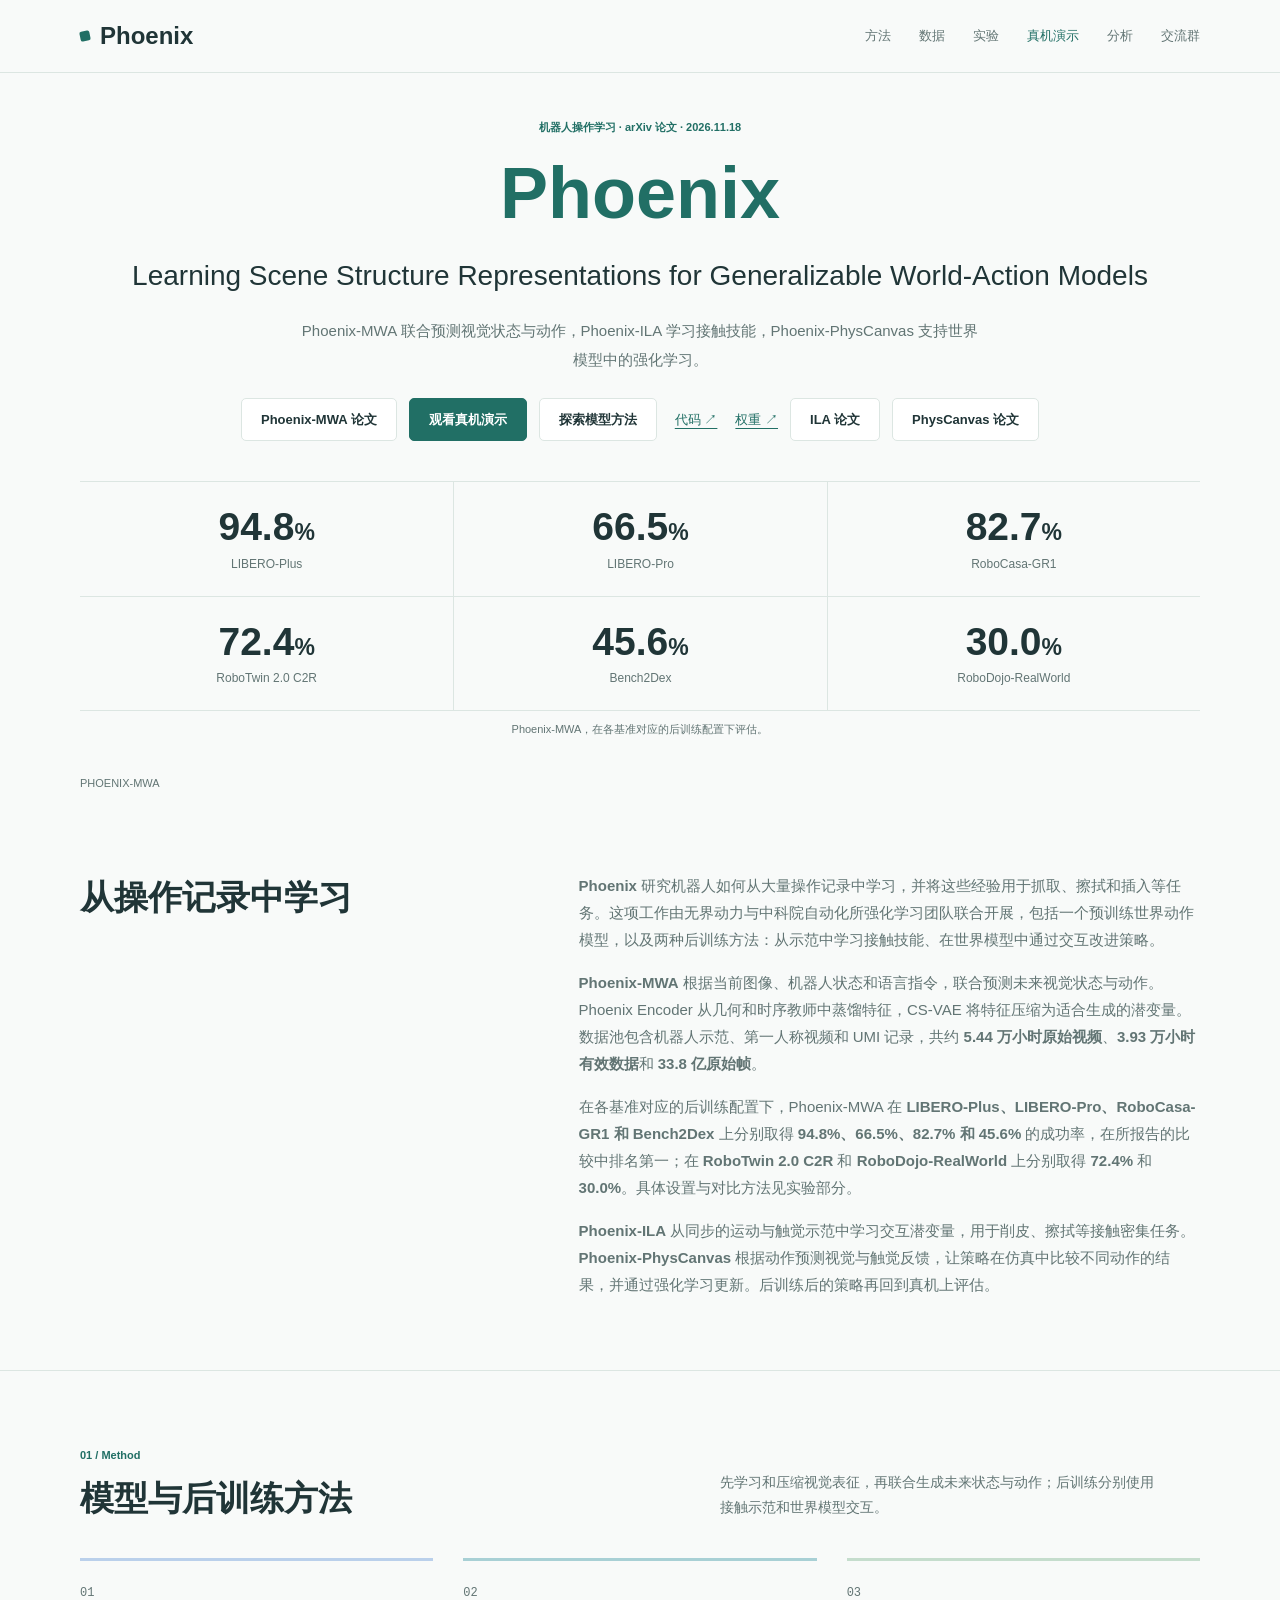
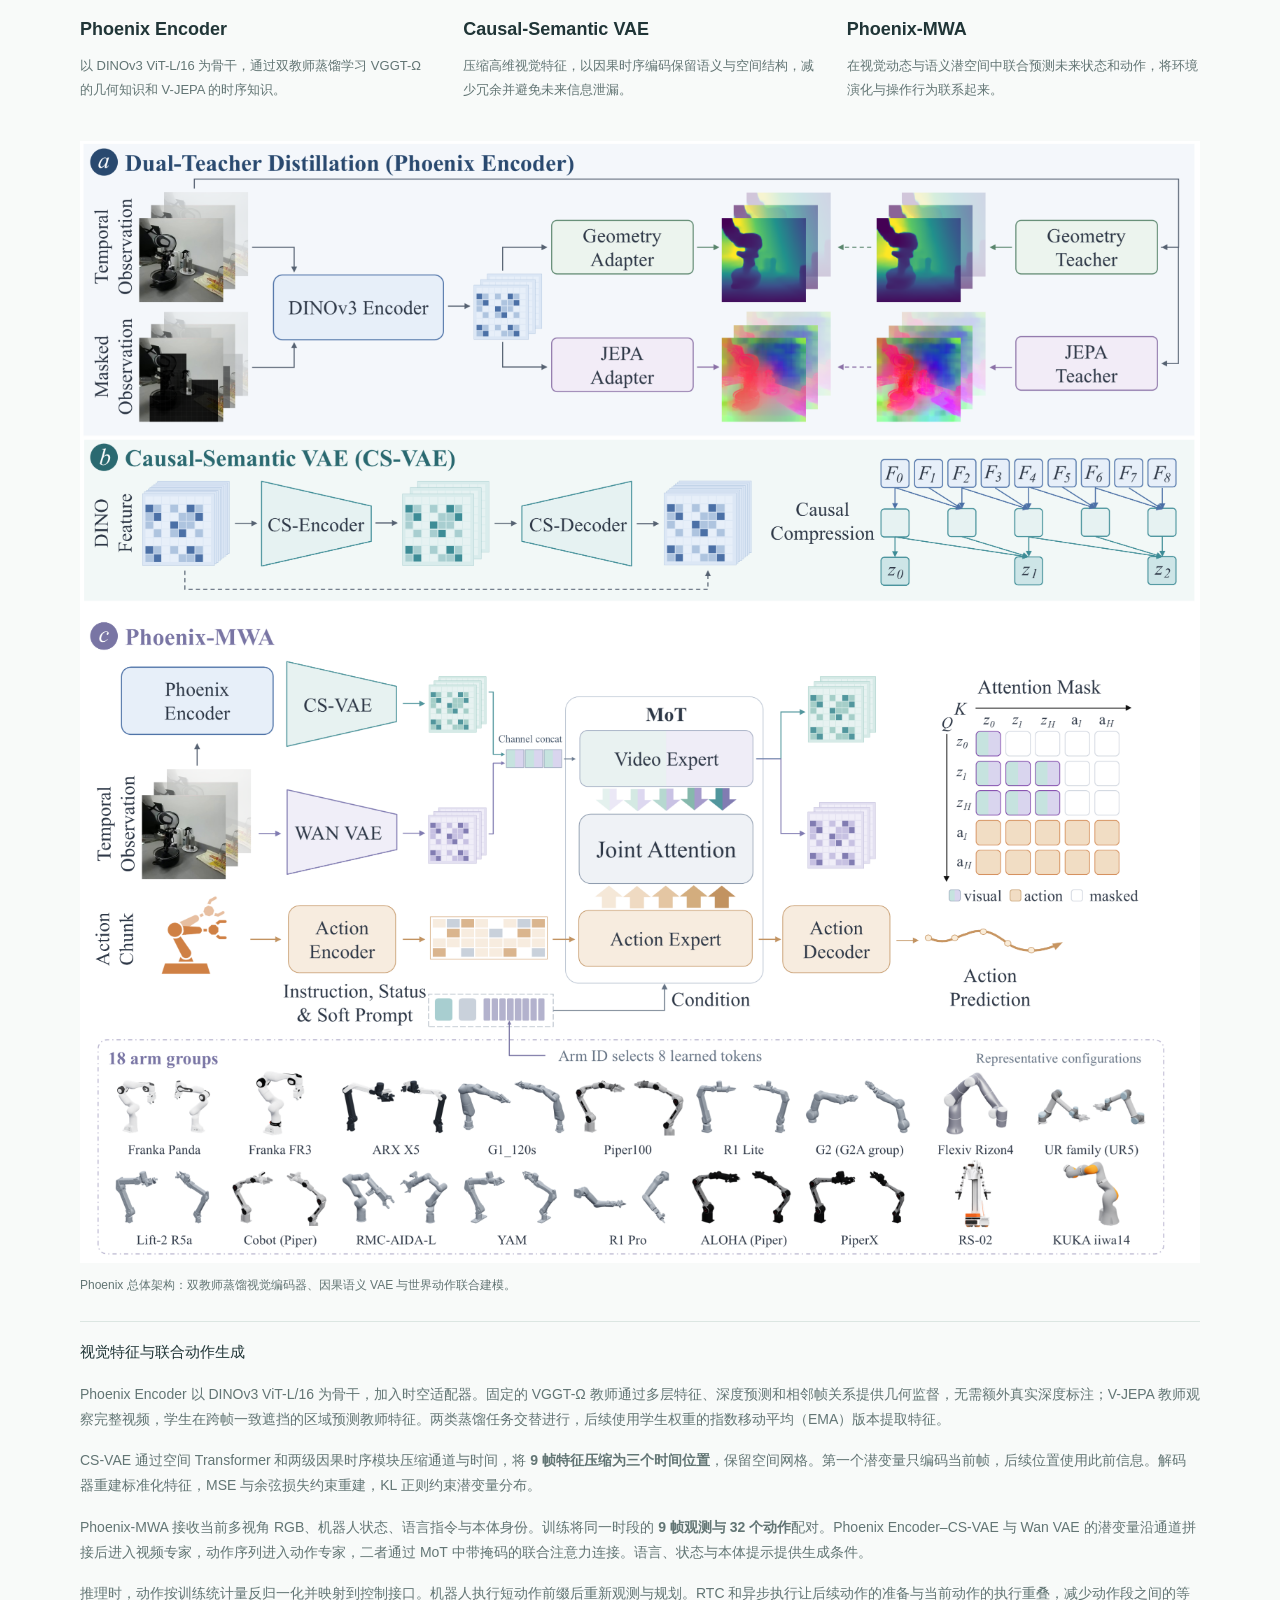
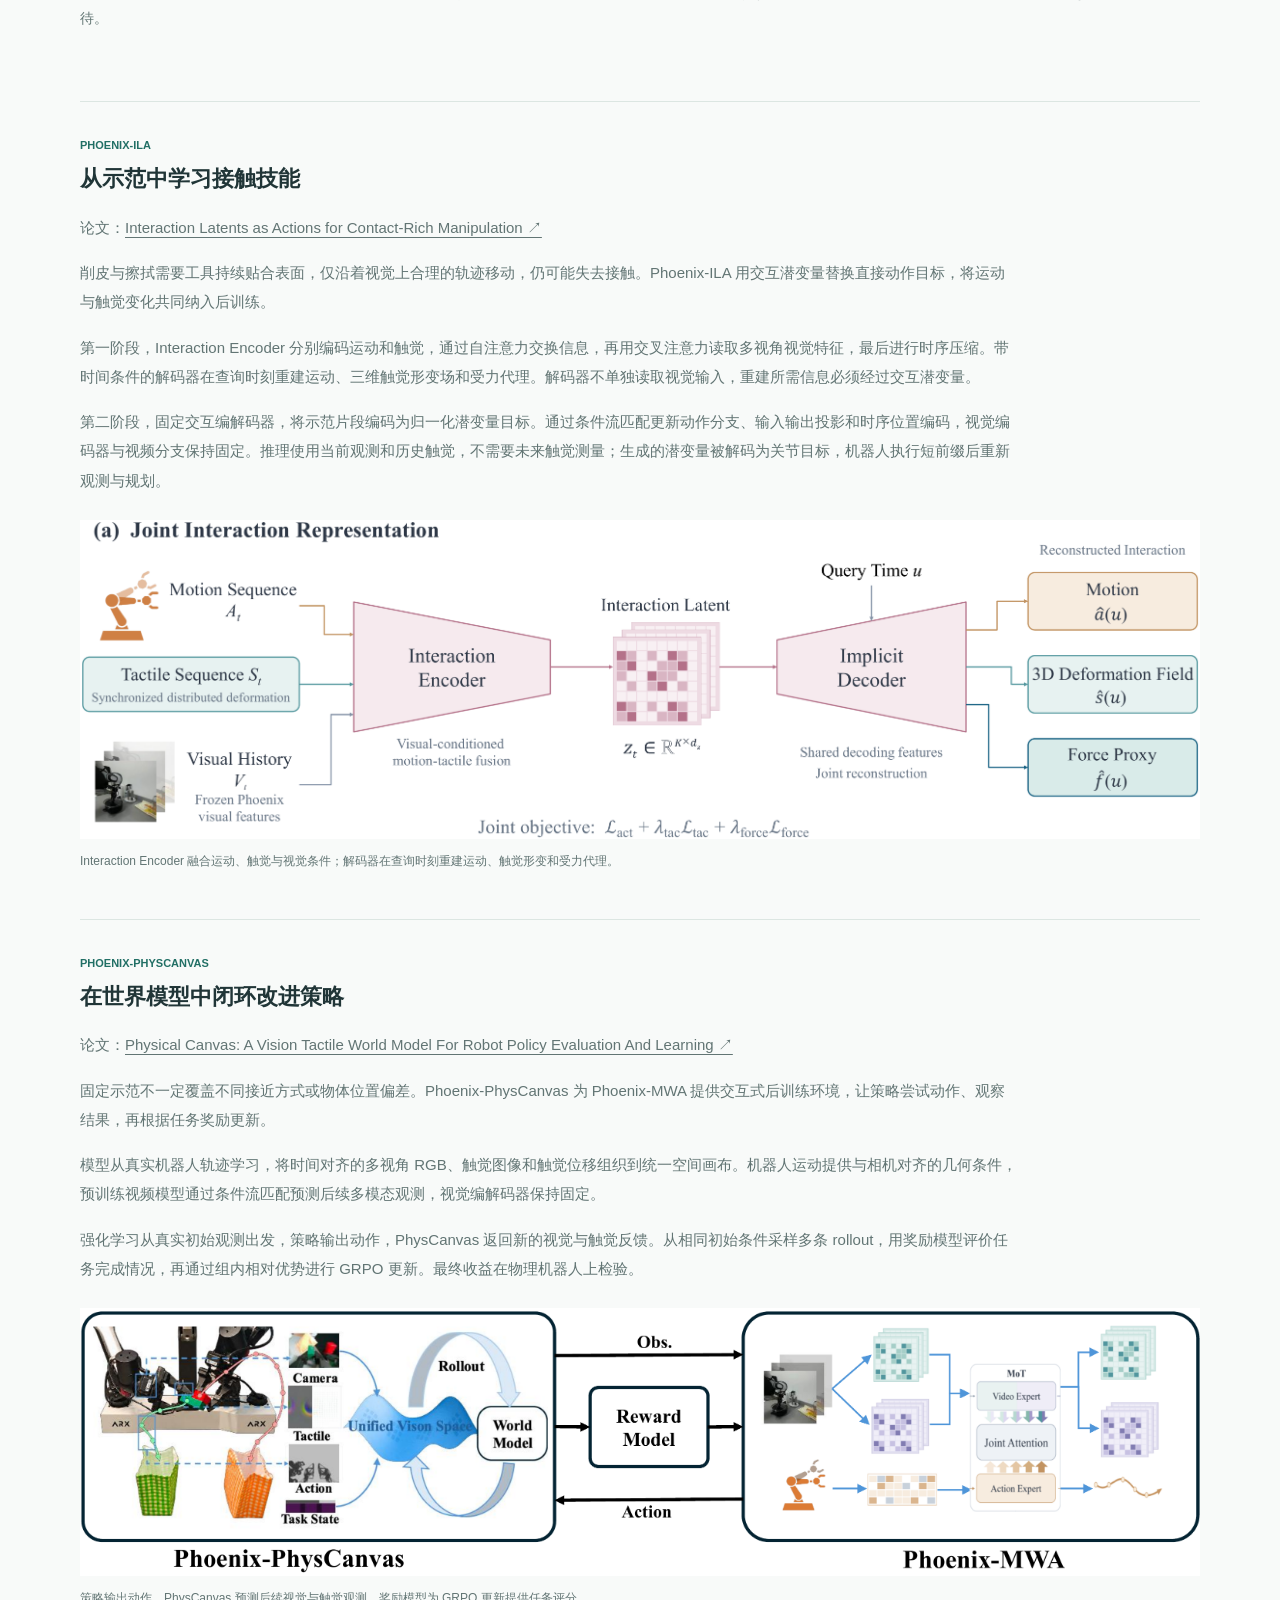
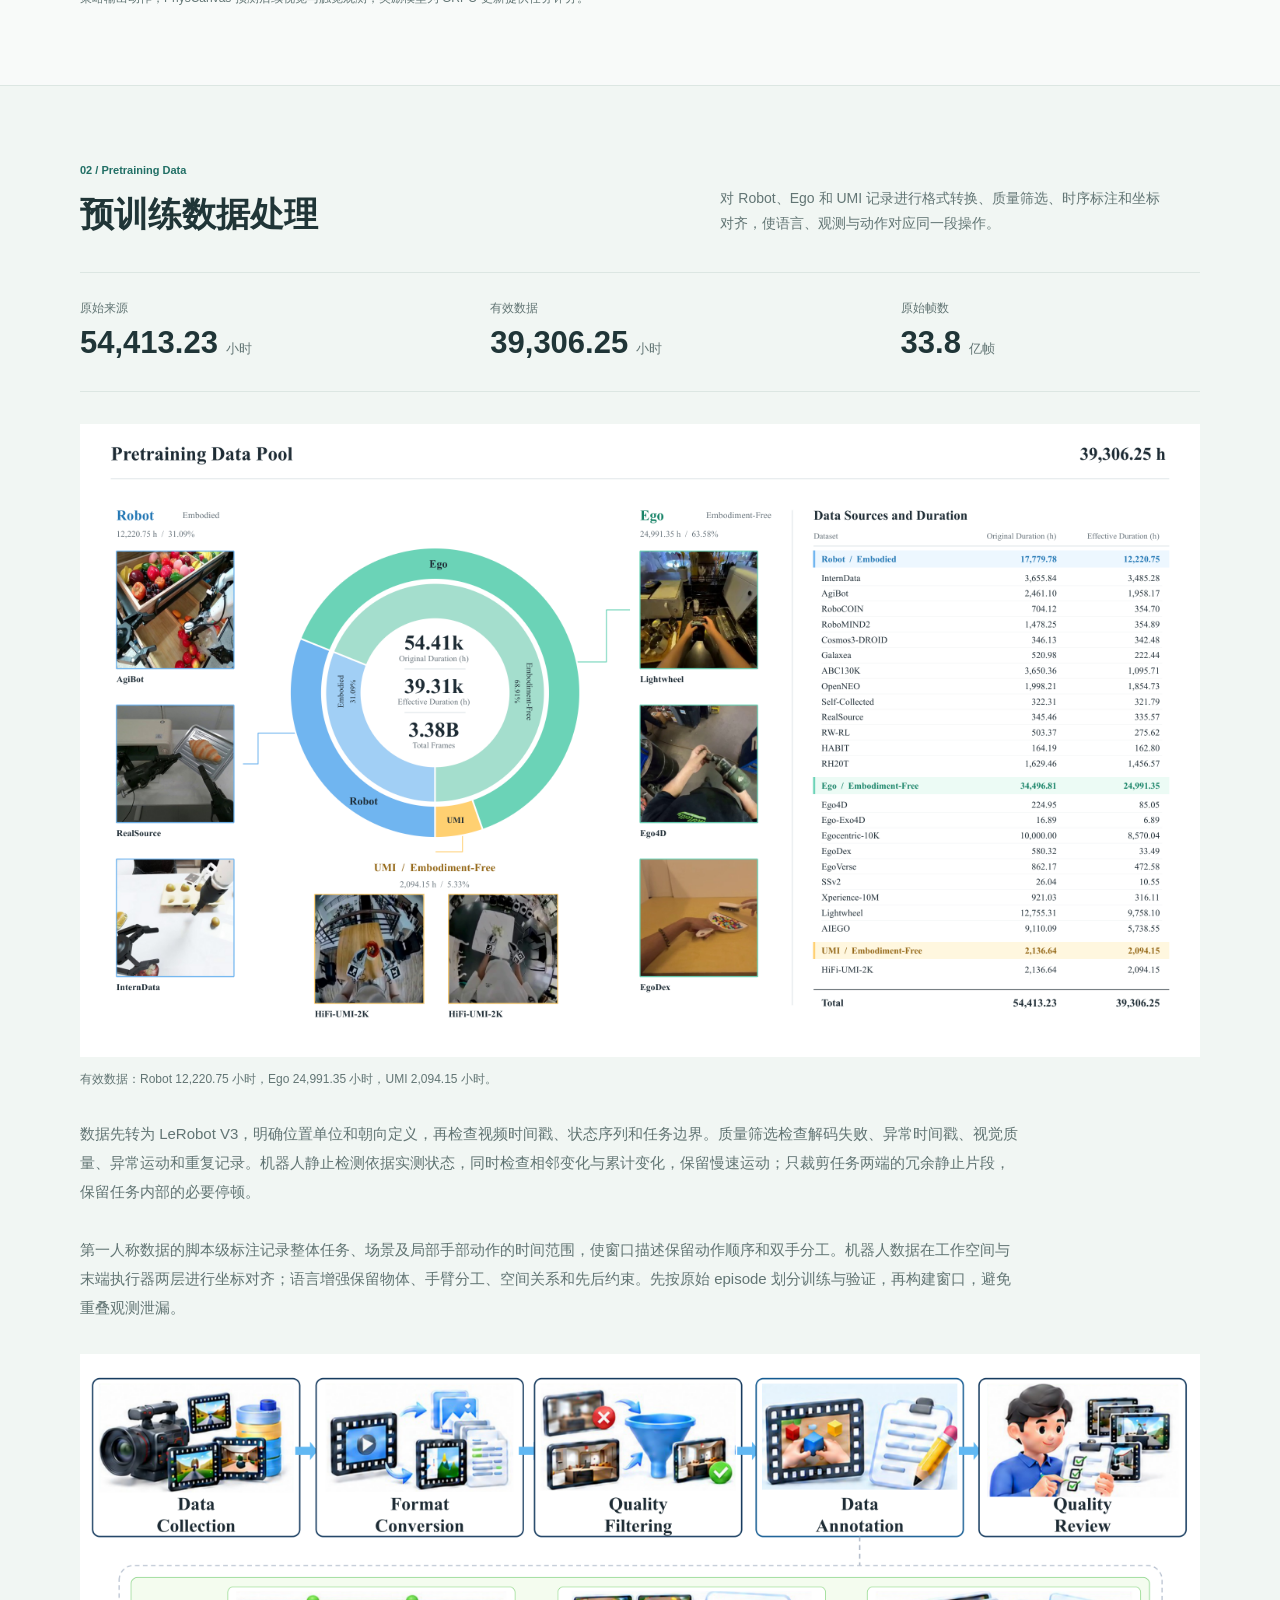
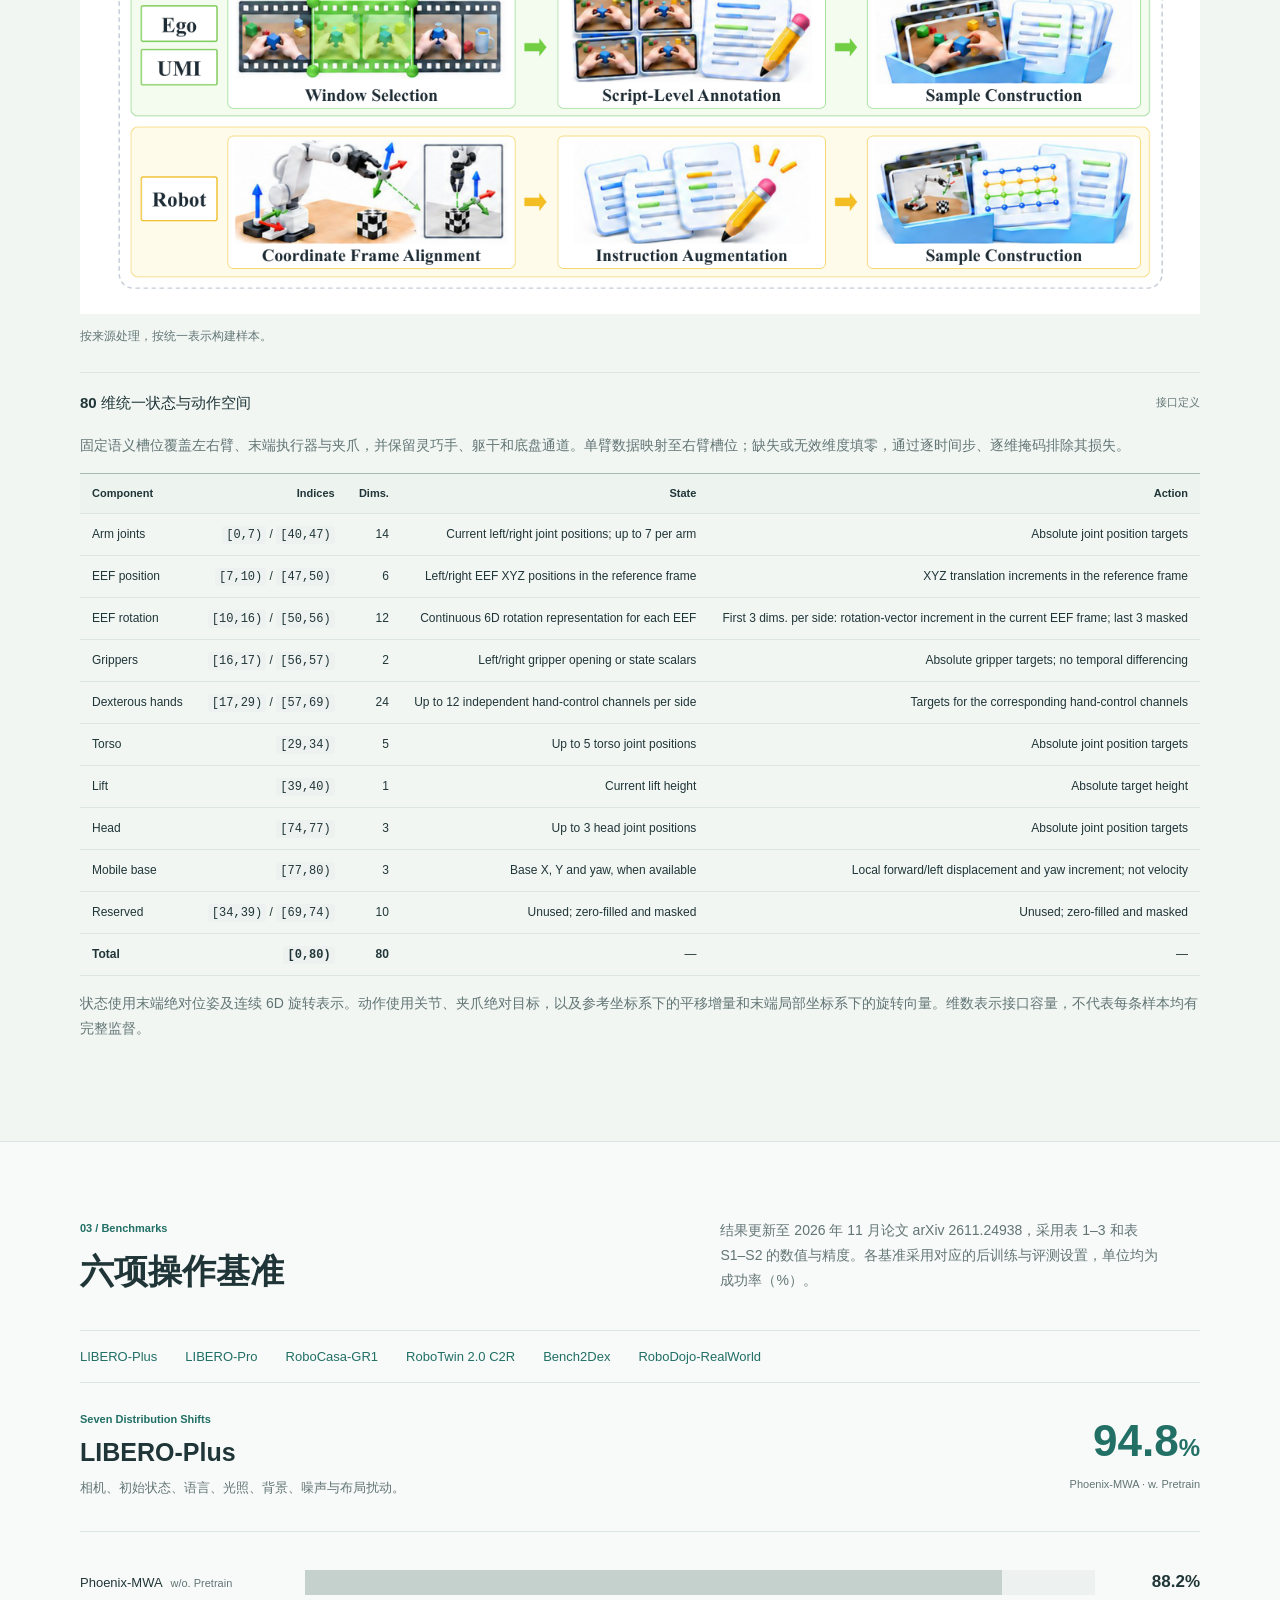
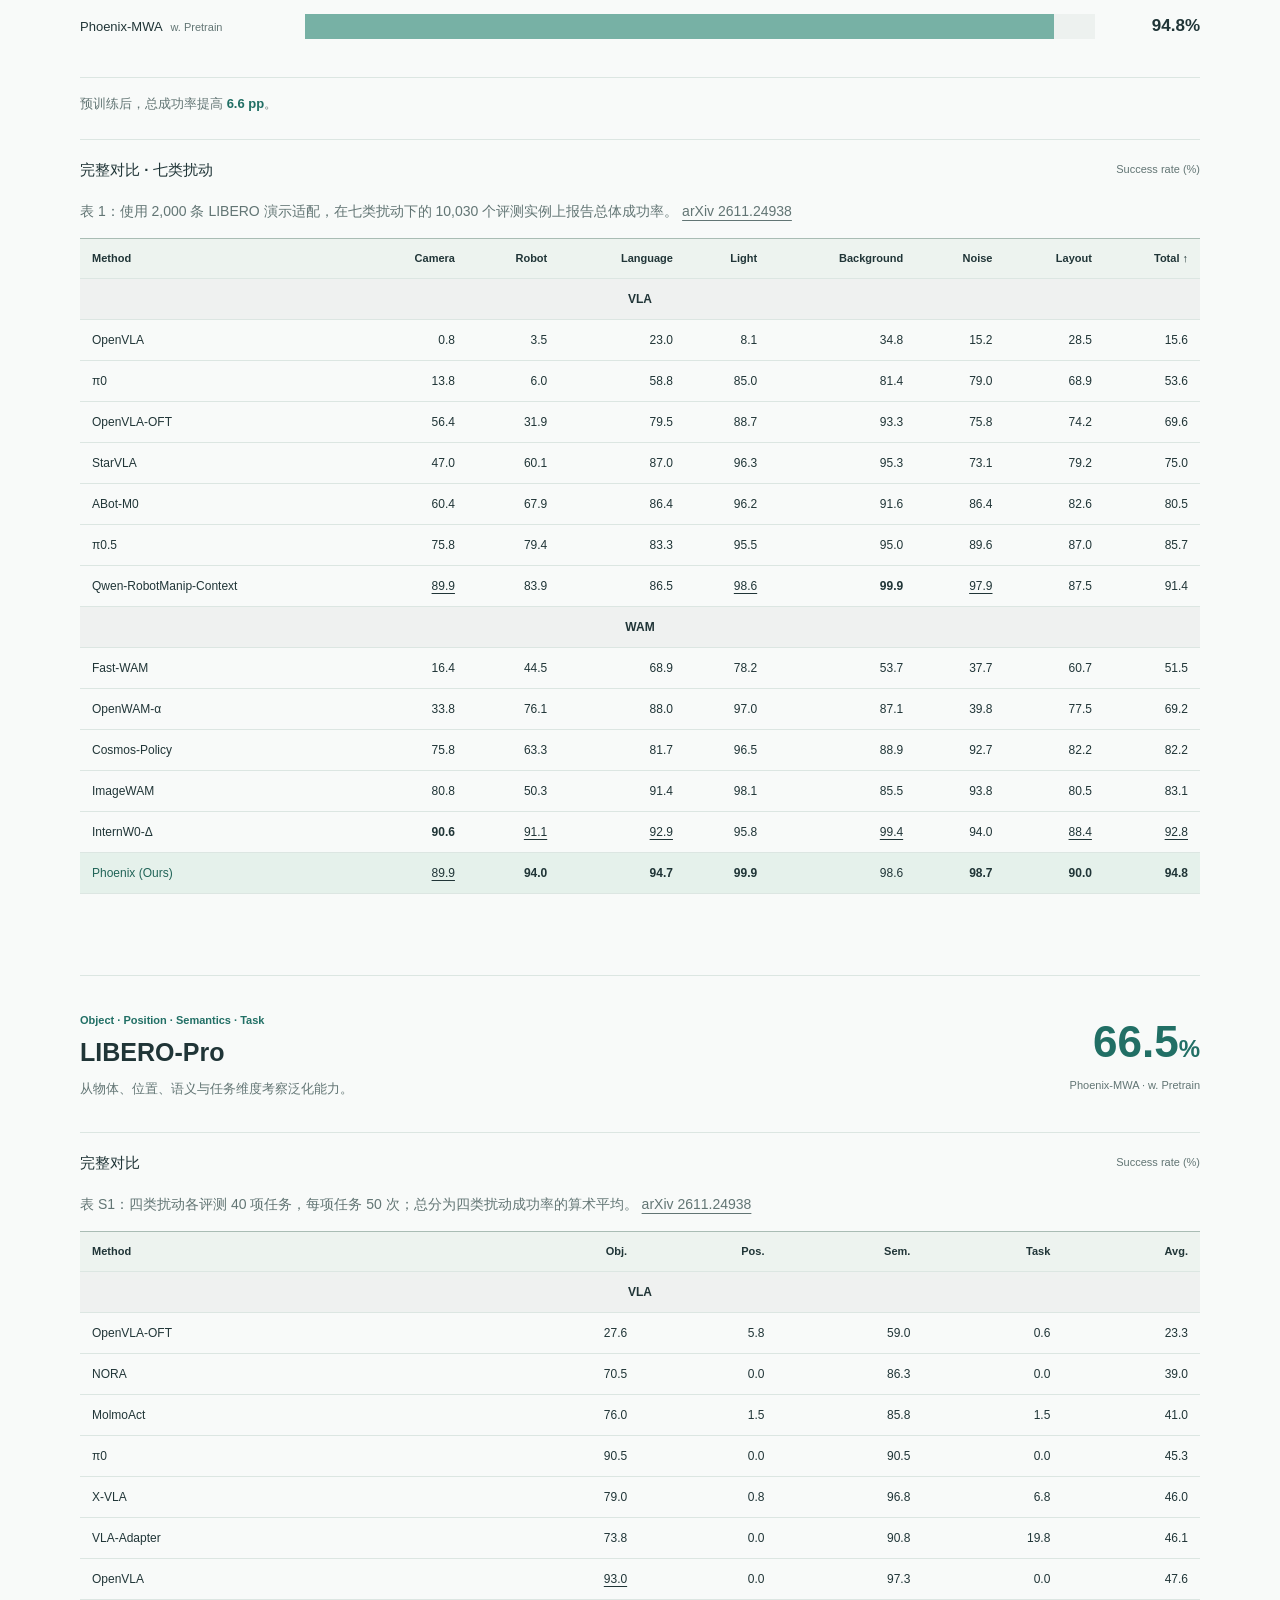
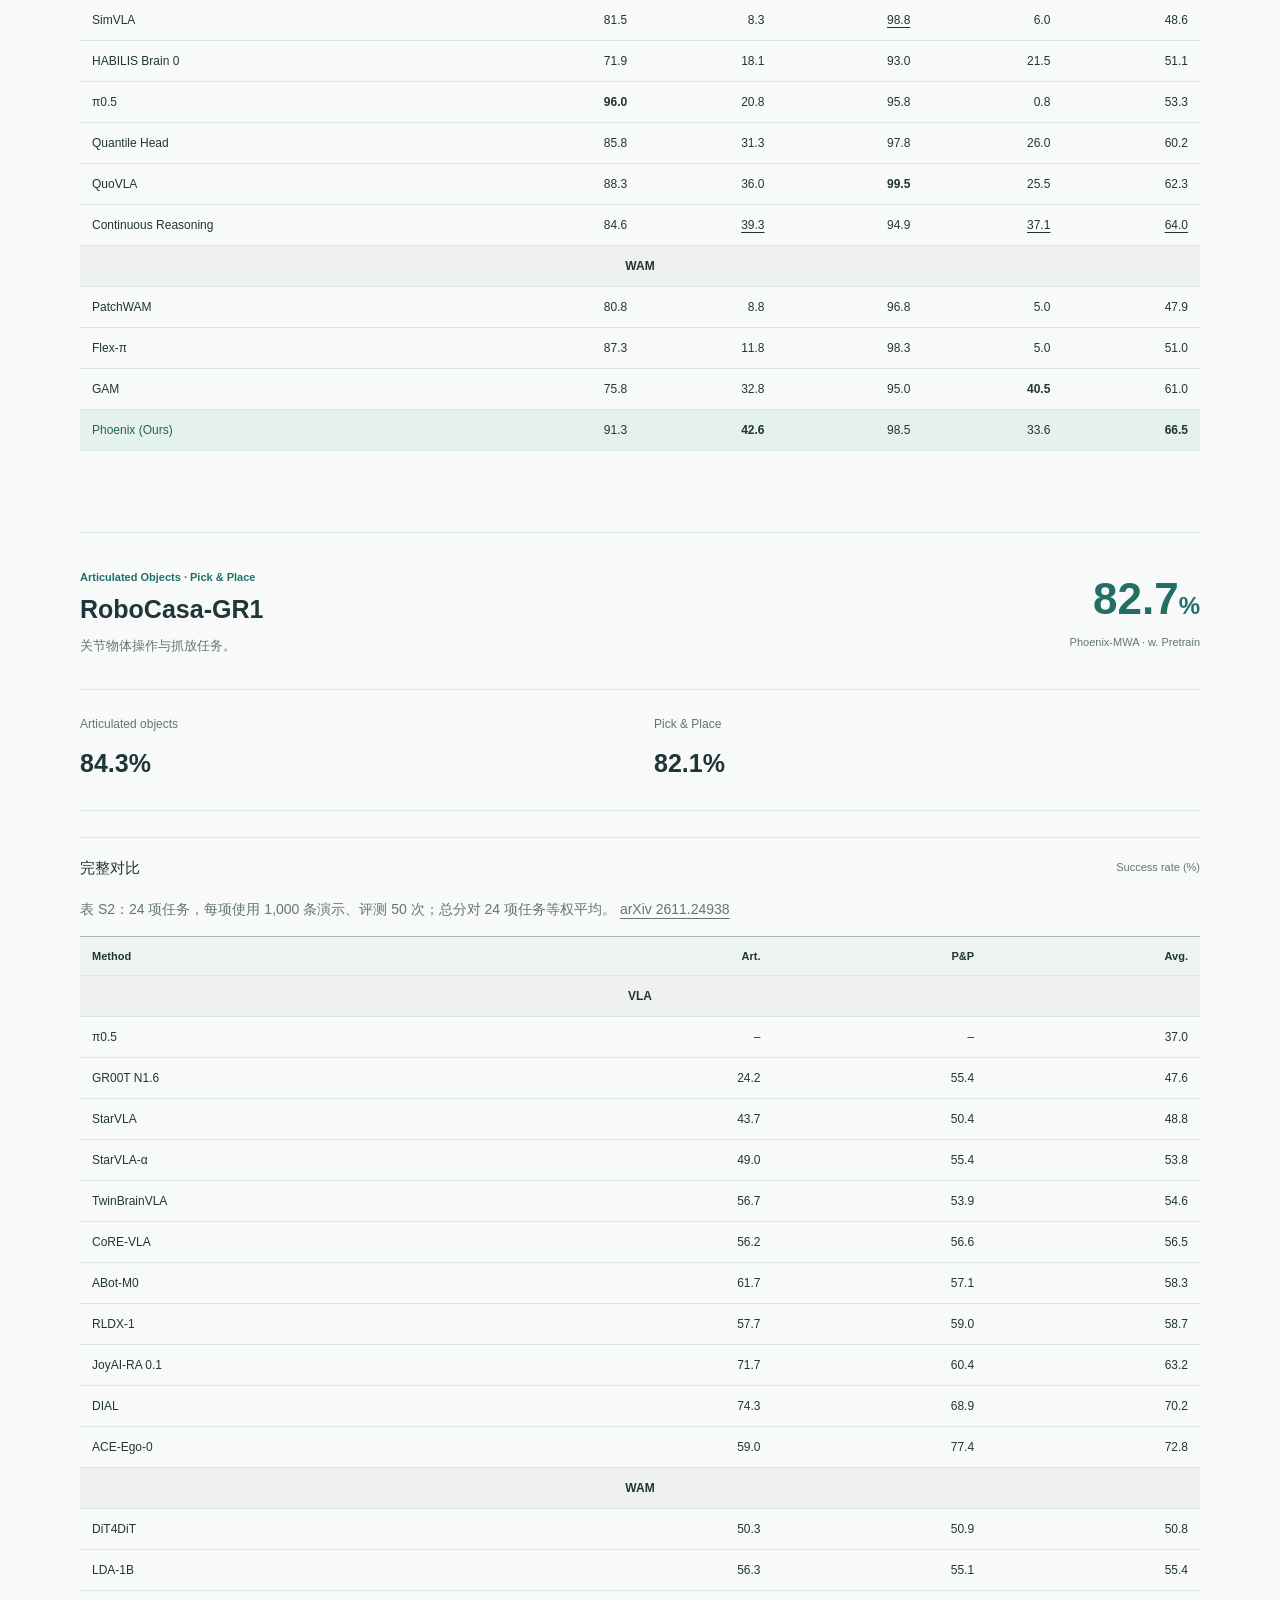
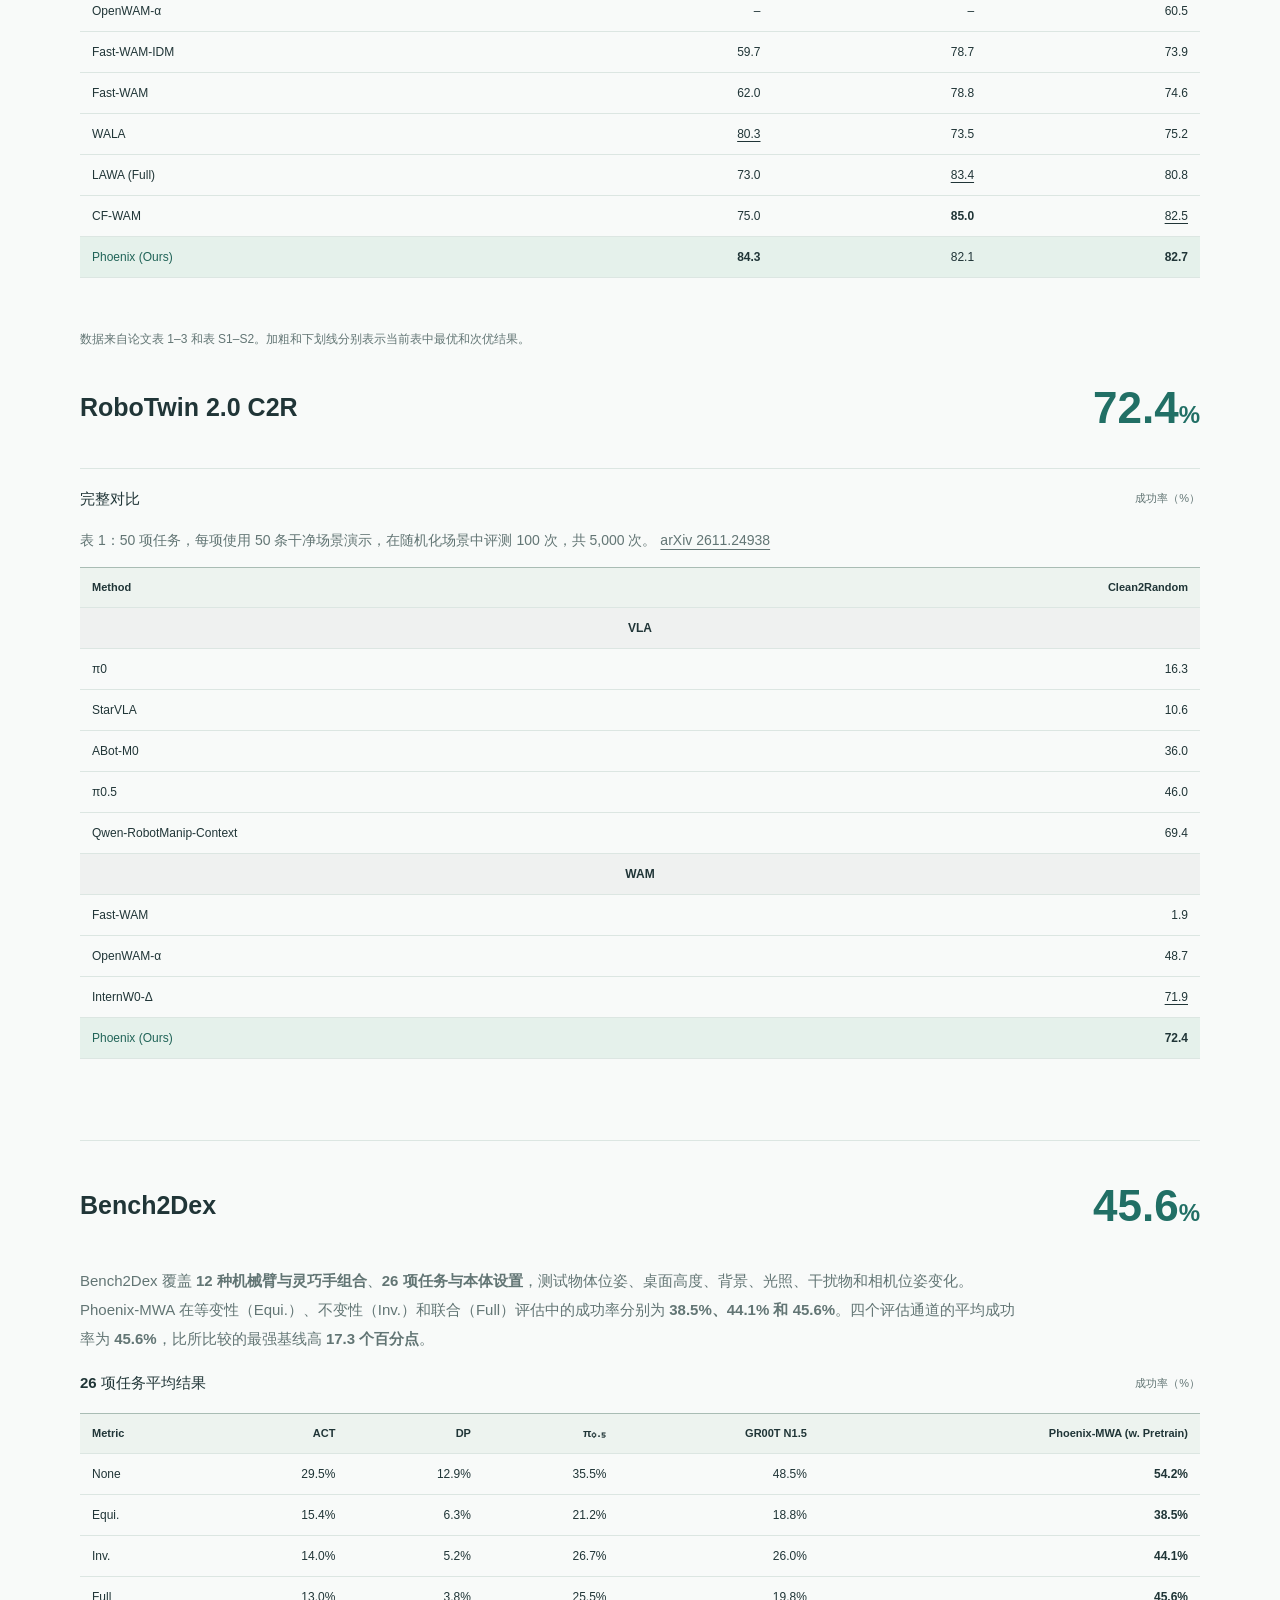
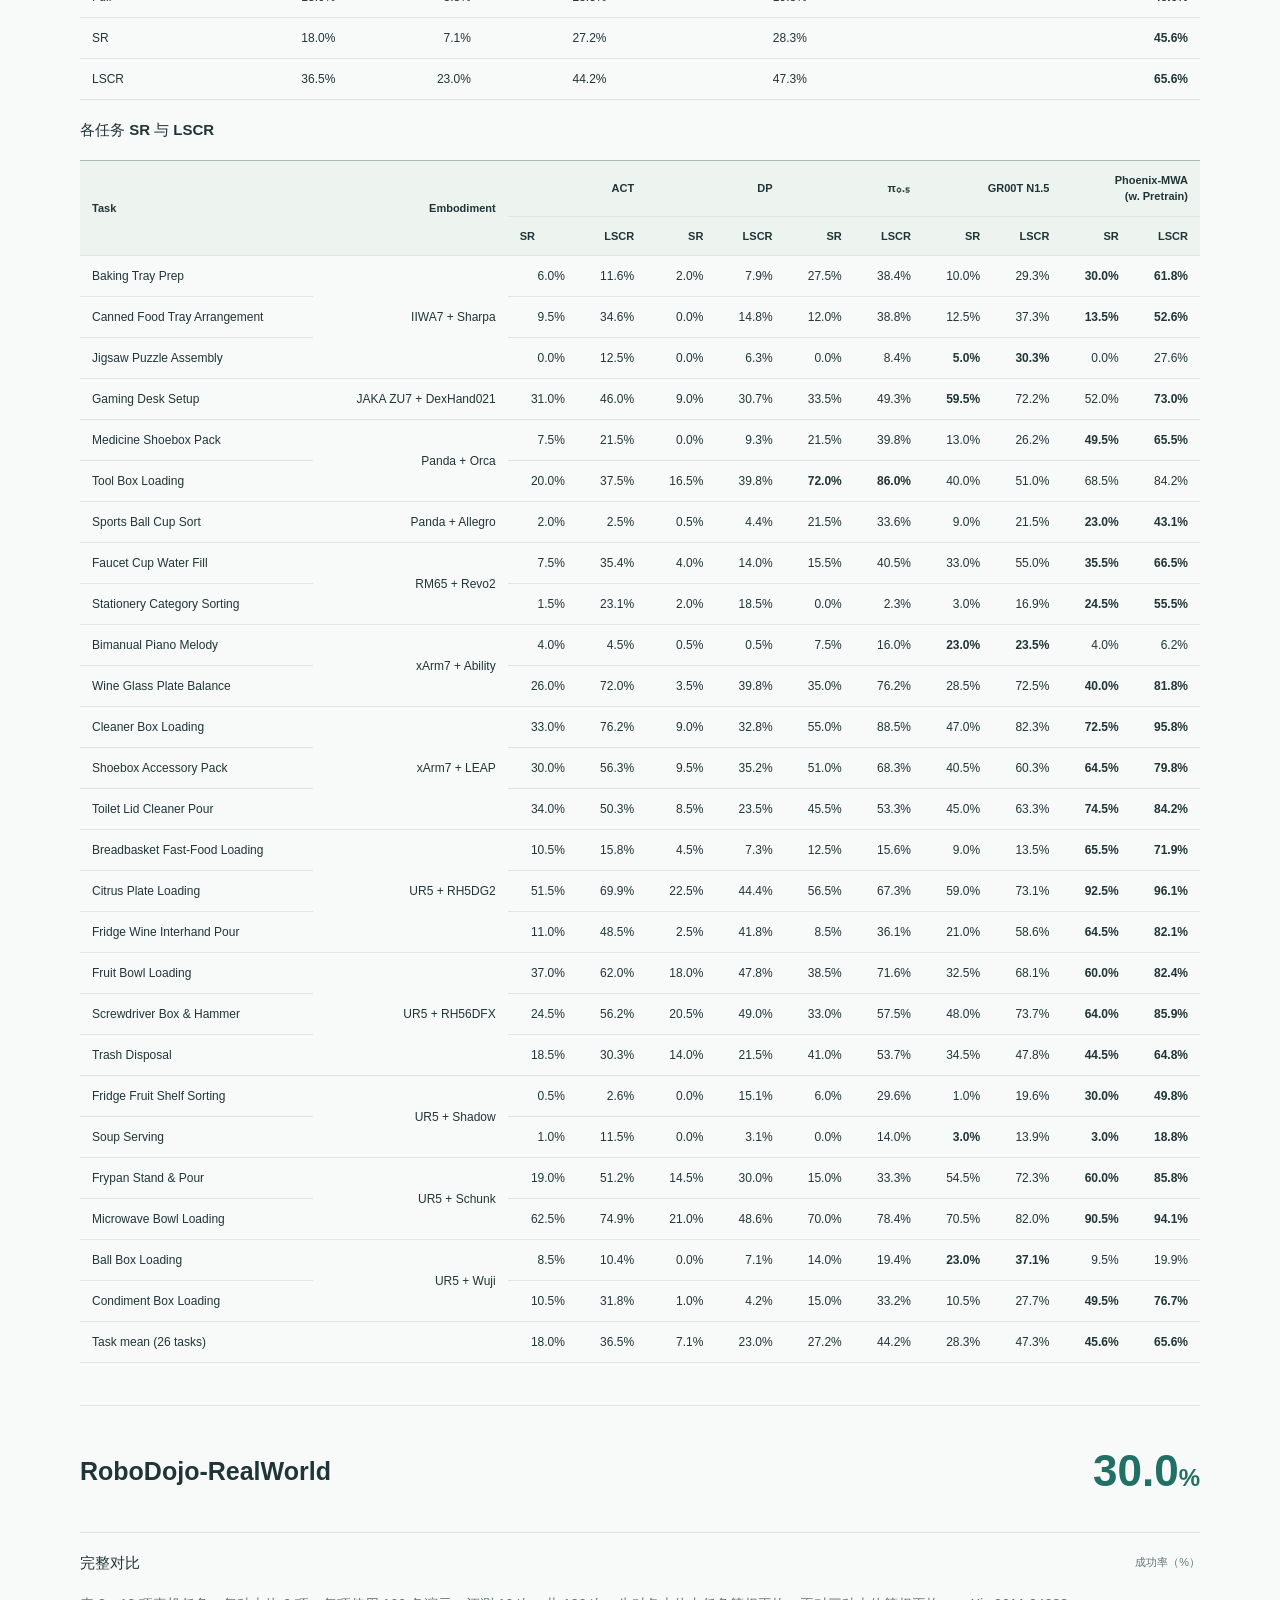
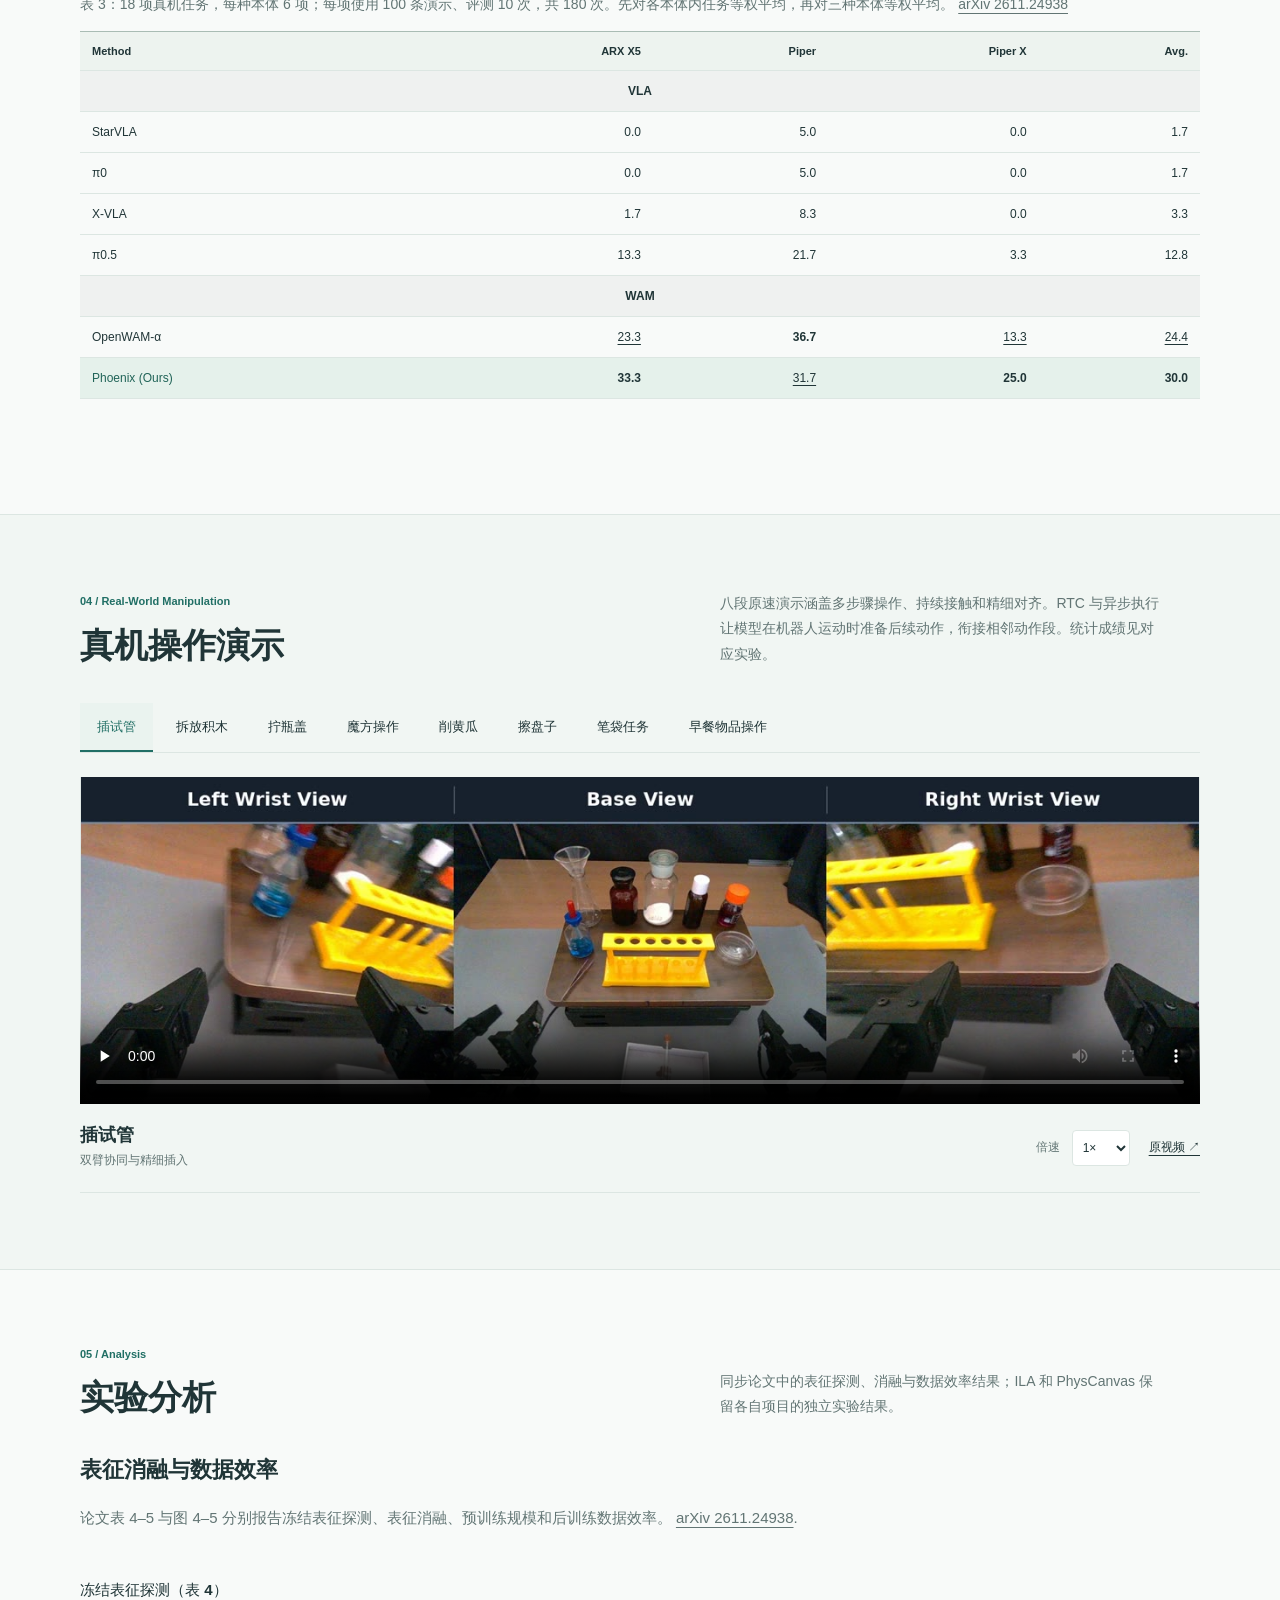
<file: index_zh.html>
<!doctype html>
<html lang="zh-CN">
<head>
<meta charset="utf-8"><meta name="viewport" content="width=device-width, initial-scale=1">
<meta name="theme-color" content="#f8faf9">
<meta name="description" content="Phoenix 技术报告：多教师视觉表征、世界动作模型、规模化预训练、精细交互与世界模型强化学习。">
<title>Phoenix: Learning Scene Structure Representations for Generalizable World-Action Models</title>
<style>:root{--paper:#f8faf9;--white:#fff;--ink:#203537;--muted:#627574;--teal:#216f65;--line:#dce6e2;--mint:#eaf3ef;--blue:#bad0eb;--green:#c5ddcd;--cyan:#a8d0d5;--width:1120px;color-scheme:light}
*{box-sizing:border-box;letter-spacing:0}html{scroll-behavior:smooth;scroll-padding-top:100px}body{margin:0;background:var(--paper);color:var(--ink);font-family:Inter,"Segoe UI","PingFang SC","Microsoft YaHei",sans-serif;font-size:16px;line-height:1.8;-webkit-font-smoothing:antialiased}a{color:inherit;text-underline-offset:4px}button,select{font:inherit}button{cursor:pointer;color:inherit}a,button,select,summary{-webkit-tap-highlight-color:transparent}button:focus-visible,a:focus-visible,select:focus-visible,summary:focus-visible,[tabindex]:focus-visible{outline:3px solid #508fbc;outline-offset:4px}img{display:block;max-width:100%;height:auto}h1,h2,h3,p,figure{margin:0}h1,h2,h3{line-height:1.3}h2{font-size:34px;font-weight:600}h3{font-size:22px;font-weight:600}p+p{margin-top:16px}strong{font-weight:650}sub{line-height:0}code{font-size:12px;background:#edf1ef;padding:2px 4px;border-radius:3px}.wrap{width:min(100% - 64px,var(--width));margin-inline:auto;min-width:0}[hidden]{display:none!important}
.skip{position:fixed;top:-90px;left:16px;z-index:90;background:white;padding:10px}.skip:focus{top:10px}.topbar{position:sticky;top:0;z-index:20;background:rgba(248,250,249,.96);backdrop-filter:blur(12px);border-bottom:1px solid var(--line)}.nav-inner{min-height:72px;display:flex;align-items:center;justify-content:space-between;gap:28px}.wordmark{display:inline-flex;align-items:center;gap:10px;font-size:24px;font-weight:700;text-decoration:none;white-space:nowrap}.brand-dot{width:10px;height:10px;background:var(--teal);border-radius:2px;transform:rotate(-12deg)}nav{display:flex;gap:28px}nav a{text-decoration:none;color:var(--muted);font-size:13px;white-space:nowrap}nav a:hover,nav a[aria-current="location"]{color:var(--teal)}.eyebrow{font-size:11px;color:var(--teal);font-weight:600;line-height:1.5}
.masthead{text-align:center;padding-top:46px}.masthead h1{font-size:72px;color:var(--teal);font-weight:650;line-height:1.1;margin:18px 0}.headline{font-size:28px;font-weight:500}.hero-copy{font-size:15px;color:var(--muted);margin:16px auto 0;max-width:680px;line-height:1.9}.hero-actions{display:flex;gap:12px;align-items:center;justify-content:center;flex-wrap:wrap;margin-top:24px}.button{display:inline-flex;align-items:center;justify-content:center;min-height:43px;padding:9px 19px;font-size:13px;font-weight:600;border:1px solid var(--line);border-radius:5px;text-decoration:none;background:white}.button.primary{background:var(--teal);border-color:var(--teal);color:white}.button:hover{filter:brightness(.96)}.text-link{font-size:13px;color:var(--teal);display:inline-block}.hero-actions .text-link{margin-left:6px}.hero-metrics{display:grid;grid-template-columns:repeat(3,1fr);margin-top:40px;border-block:1px solid var(--line);text-align:center}.hero-metrics>div{padding:20px 12px;display:flex;flex-direction:column;gap:1px}.hero-metrics>div+div{border-left:1px solid var(--line)}.hero-metrics strong{font-size:39px;font-weight:550;line-height:1.3;font-variant-numeric:tabular-nums}.hero-metrics strong span{font-size:23px}.hero-metrics>div>span{font-size:12px;color:var(--muted)}.metric-note{font-size:11px;color:var(--muted);margin-top:9px}
.overview{padding-top:34px}.figure-heading{display:flex;justify-content:space-between;align-items:center;font-size:11px;color:var(--muted);margin-bottom:14px}.figure-heading a{text-decoration:none}.figure-link{display:block;background:white}.figure-link:focus-visible{outline-offset:3px}.figure-link img{width:100%}figcaption,.caption{font-size:12px;line-height:1.8;color:var(--muted);margin-top:12px}figcaption a{margin-left:8px;white-space:nowrap}.intro-grid{display:grid;grid-template-columns:1fr 1.45fr;gap:70px;padding:64px 0 72px}.intro-grid>div{color:var(--muted);font-size:15px}.intro-grid h2{padding-top:3px}
.section{padding:76px 0;border-top:1px solid var(--line)}.tint{background:#f1f6f3}.section-heading{display:grid;grid-template-columns:1.2fr 1fr;gap:65px;align-items:end;margin-bottom:36px}.section-heading .eyebrow{margin-bottom:13px}.section-heading>p{color:var(--muted);font-size:14px;max-width:440px}.principles{display:grid;grid-template-columns:repeat(3,1fr);gap:30px;margin:38px 0}.principles article{border-top:3px solid var(--blue);padding-top:16px}.principles article:nth-child(2){border-color:var(--cyan)}.principles article:nth-child(3){border-color:var(--green)}.index{font:12px ui-monospace,monospace;color:var(--muted)}.principles h3{font-size:18px;margin:12px 0}.principles p{font-size:13px;color:var(--muted);line-height:1.9}.feature-figure{margin-top:32px}.method-block{border-top:1px solid var(--line);margin-top:46px;padding-top:34px}.subsection-heading{display:flex;flex-direction:column;gap:9px;margin-bottom:19px}.module-code{font-size:11px;color:var(--teal);font-weight:600}.prose{max-width:940px;color:var(--muted);font-size:15px;line-height:1.95}.method-block figure{margin-top:25px}
.data-metrics{display:grid;grid-template-columns:1fr 1fr .8fr;gap:36px;border-block:1px solid var(--line);margin-bottom:32px;padding:25px 0}.data-metrics>div{min-width:0}.data-metrics span{display:block;color:var(--muted);font-size:12px}.data-metrics strong{display:block;font-size:31px;font-weight:550;line-height:1.5;font-variant-numeric:tabular-nums}.data-metrics small{font-size:13px;margin-left:8px;font-weight:400;color:var(--muted)}#data>.wrap>.prose{margin-top:28px}details{border-block:1px solid var(--line);margin-top:24px}summary{min-height:58px;display:flex;gap:14px;align-items:center;font-size:14px;font-weight:550;cursor:pointer;list-style:none;padding:15px 0}summary::-webkit-details-marker{display:none}summary::after{content:"+";font-size:22px;color:var(--teal);margin-left:auto;line-height:1;flex-shrink:0}details[open]>summary::after{content:"−"}.summary-meta{font-size:11px;color:var(--muted);font-weight:400;margin-left:auto}summary:has(.summary-meta)::after{margin-left:5px}.detail-body{padding:5px 0 24px;color:var(--muted);font-size:14px}.detail-body .table-scroll{margin:15px 0}
.tablist{display:flex;gap:6px;flex-wrap:wrap;border-bottom:1px solid var(--line)}.tablist button{border:0;border-bottom:2px solid transparent;border-radius:0;background:transparent;padding:13px 21px;font-size:13px;min-height:48px;font-weight:500;transition:background .15s,color .15s}.tablist button:hover{background:var(--mint)}.tablist button[aria-selected="true"]{color:var(--teal);border-bottom-color:var(--teal);background:var(--mint)}.benchmark-panel{padding-top:28px}.benchmark-summary{display:flex;justify-content:space-between;gap:32px;align-items:center;margin-bottom:32px}.benchmark-summary h3{font-size:25px;margin:8px 0}.benchmark-summary p:not(.eyebrow){font-size:13px;color:var(--muted)}.benchmark-score{text-align:right;flex-shrink:0}.benchmark-score strong{display:block;font-size:44px;color:var(--teal);font-weight:550;line-height:1.3}.benchmark-score small{font-size:24px}.benchmark-score>span{font-size:11px;color:var(--muted)}.bar-chart{padding:22px 0;border-block:1px solid var(--line)}.bar-row{display:grid;grid-template-columns:205px 1fr 85px;gap:20px;align-items:center;margin:13px 0}.bar-row>span{font-size:13px}.bar-row small{font-size:11px;color:var(--muted);margin-left:5px}.bar-track{height:25px;background:#edf1ef;overflow:hidden}.bar-fill{height:100%;display:block;background:#77b1a5}.bar-fill.baseline{background:#c5d1cd}.bar-row>strong{text-align:right;font-size:17px;font-variant-numeric:tabular-nums;font-weight:550}.result-callout{font-size:13px;color:var(--muted);margin-top:14px}.result-callout strong{color:var(--teal)}
.table-scroll{width:100%;overflow-x:auto;overscroll-behavior-x:contain;border-top:1px solid #a9bcb4;scrollbar-width:thin}.report-table{border-collapse:collapse;width:100%;font-size:12px;color:var(--ink);border-bottom:1px solid #a9bcb4;font-variant-numeric:tabular-nums}.report-table th,.report-table td{padding:11px 12px;text-align:right;border-bottom:1px solid var(--line);white-space:nowrap;line-height:1.5}.report-table th:first-child,.report-table td:first-child{text-align:left}.report-table th{font-weight:500}.report-table thead{background:#edf3ef}.report-table thead th{font-size:11px;font-weight:600}.report-table .ours{background:#e5f1eb}.report-table .table-group th,.report-table .table-group td{background:#eff1f0;text-align:center;font-weight:600}.report-table tbody tr:not(.table-group):hover{background:#eff6f2}.report-table .ours th{color:#216458}.report-table strong{font-weight:700}.report-table u{text-underline-offset:3px}.split-stats{display:grid;grid-template-columns:1fr 1fr;gap:28px;padding:24px 0;border-block:1px solid var(--line);margin:26px 0}.split-stats>div>span{display:block;font-size:12px;color:var(--muted)}.split-stats strong{display:block;font-size:25px;font-weight:550;margin-top:5px}.split-stats strong span{color:#91a7a0;font-size:22px;margin:0 8px}
.demo-tabs{margin-bottom:24px}.demo-tabs button{padding:12px 17px}.video-frame{background:#e1e9e5;aspect-ratio:24/7;width:100%;overflow:hidden}.video-frame video{display:block;width:100%;height:100%;object-fit:contain}.video-toolbar{display:flex;justify-content:space-between;gap:24px;align-items:center;padding:17px 0;border-bottom:1px solid var(--line);min-height:89px}.video-toolbar h3{font-size:18px}.video-toolbar p{font-size:12px;color:var(--muted);margin-top:3px}.video-actions{display:flex;gap:12px;align-items:center;font-size:12px;white-space:nowrap}.video-actions label{color:var(--muted)}.video-actions select{min-height:36px;padding:5px 6px;border:1px solid var(--line);background:white;border-radius:4px;color:var(--ink);font-size:12px}.video-actions a{margin-left:7px}#video-error{color:#993f37;font-size:13px;padding:12px 0}
.analysis-block+.analysis-block{margin-top:46px;border-top:1px solid var(--line);padding-top:36px}.analysis-block figure,.analysis-block>.table-scroll{margin-top:26px}.finding-strip{border-left:3px solid var(--cyan);padding:14px 20px;background:#eef5f3;margin-top:23px}.finding-strip p{font-size:15px}.finding-strip strong{color:var(--teal)}.finding-strip>span{font-size:12px;color:var(--muted)}.demo-jump{margin-top:16px;margin-right:24px}.resources{padding-block:64px}.resource-links{display:grid;grid-template-columns:repeat(3,1fr);gap:0 32px}.resource-links a{display:flex;align-items:center;justify-content:space-between;gap:15px;text-decoration:none;padding:17px 0;border-top:1px solid var(--line);font-size:14px}.resource-links small{font-size:11px;color:var(--teal);white-space:nowrap}.resource-links a:hover span{text-decoration:underline}footer{border-top:1px solid var(--line);padding:28px 0}.footer-inner{display:flex;align-items:center;justify-content:space-between;gap:20px;font-size:11px;color:var(--muted)}.footer-inner .wordmark{font-size:19px;color:var(--ink)}.footer-inner>a:last-child{text-decoration:none}
.expanded-details{margin-top:24px;border-top:1px solid var(--line)}.detail-heading{display:flex;align-items:center;gap:14px;margin:0;padding:18px 0;font-size:15px;line-height:1.6;font-weight:550}.expanded-details .detail-body{padding-top:0}.benchmark-links{display:flex;gap:28px;flex-wrap:wrap;padding:14px 0;border-block:1px solid var(--line)}.benchmark-links a{font-size:13px;color:var(--teal);font-weight:500;text-decoration:none}.benchmark-links a:hover{text-decoration:underline}.benchmark-panel+.benchmark-panel{border-top:1px solid var(--line);margin-top:42px;padding-top:36px}
@media(max-width:680px){.detail-heading{font-size:13px;gap:10px}.benchmark-links{display:grid;grid-template-columns:repeat(3,minmax(0,1fr));gap:4px}.benchmark-links a{font-size:11px;text-align:center}.benchmark-panel+.benchmark-panel{margin-top:28px;padding-top:28px}}
.hero-actions .resource-pending{cursor:not-allowed;opacity:.65;text-decoration:underline;text-underline-offset:4px}
@media(min-width:1600px){:root{--width:1220px}.masthead{padding-top:52px}.hero-metrics{margin-top:42px}.overview{padding-top:38px}}
@media(max-width:900px){nav{gap:19px}.section-heading{gap:35px}.intro-grid{gap:35px}.data-metrics{gap:20px}.data-metrics strong{font-size:27px}.principles{gap:20px}.resource-links{grid-template-columns:1fr 1fr}.bar-row{grid-template-columns:170px 1fr 75px}.bar-row small{display:block;margin:0}.video-actions{gap:8px}}
@media(max-width:680px){.wrap{width:calc(100% - 36px)}.nav-inner{gap:12px;min-height:90px;flex-wrap:wrap;padding-block:10px}.wordmark{font-size:21px}nav{width:100%;justify-content:space-between;gap:8px;padding-bottom:2px}nav a{font-size:12px}.masthead{padding-top:32px}.masthead h1{font-size:55px;margin:15px 0}.headline{font-size:22px;max-width:340px;margin-inline:auto}.hero-copy{font-size:13px;max-width:350px}.desktop-break{display:none}.hero-actions{gap:9px;margin-top:20px}.button{padding:9px 13px;font-size:12px}.hero-actions .text-link{font-size:12px}.hero-metrics{margin-top:28px}.hero-metrics>div{padding:18px 5px}.hero-metrics strong{font-size:28px}.hero-metrics strong span{font-size:16px}.hero-metrics>div>span{font-size:10px}.metric-note{font-size:10px}.overview{padding-top:28px}.figure-heading{font-size:10px}.intro-grid{grid-template-columns:1fr;gap:24px;padding:40px 0}.intro-grid h2 br{display:none}.intro-grid>div{font-size:14px}h2{font-size:28px}h3{font-size:21px}.section{padding:46px 0}.section-heading{grid-template-columns:1fr;gap:18px;margin-bottom:28px}.section-heading>p{font-size:13px}.section-heading .eyebrow{margin-bottom:10px}.principles{grid-template-columns:1fr;gap:22px;margin:28px 0}.principles article{padding-top:12px}.principles h3{margin:6px 0}.principles p{font-size:13px}.prose{font-size:14px}.method-block{margin-top:30px;padding-top:25px}.subsection-heading{margin-bottom:14px}.data-metrics{gap:14px;grid-template-columns:1fr 1fr;margin-bottom:24px;padding:18px 0}.data-metrics>div:last-child{grid-column:1/-1;border-top:1px solid var(--line);padding-top:12px;display:flex;align-items:center;gap:24px}.data-metrics strong{font-size:24px}.data-metrics small{font-size:11px;margin-left:5px}.data-metrics span{font-size:11px}figcaption,.caption{font-size:11px}.summary-meta{font-size:10px}summary{font-size:13px}.detail-body{font-size:13px}.tablist button{padding:11px 12px;font-size:12px;min-height:44px}.benchmark-tabs{display:grid;grid-template-columns:repeat(3,1fr);gap:0}.benchmark-tabs button{padding:12px 5px;font-size:11px}.benchmark-summary{align-items:start;gap:16px;margin-bottom:24px}.benchmark-summary h3{font-size:21px}.benchmark-summary .eyebrow{font-size:9px}.benchmark-summary p:not(.eyebrow){font-size:11px}.benchmark-score strong{font-size:32px}.benchmark-score small{font-size:18px}.benchmark-score>span{font-size:9px;display:block;max-width:110px;line-height:1.6}.bar-row{grid-template-columns:102px 1fr 62px;gap:10px}.bar-row>span{font-size:10px}.bar-row small{font-size:9px}.bar-row>strong{font-size:13px}.bar-track{height:20px}.result-callout{font-size:12px}.report-table{font-size:11px}.report-table th,.report-table td{padding:9px 10px}.demo-tabs{gap:0;display:grid;grid-template-columns:repeat(4,1fr);margin-bottom:18px}.demo-tabs button{padding:11px 4px;font-size:11px}.video-toolbar{gap:12px;flex-wrap:wrap;min-height:125px}.video-toolbar h3{font-size:17px}.video-toolbar p{font-size:11px}.video-actions{margin-left:auto}.video-actions label{display:none}.video-frame{min-height:94px}.split-stats{gap:16px}.split-stats strong{font-size:18px}.split-stats strong span{font-size:16px;margin:0 2px}.split-stats>div>span{font-size:11px}.finding-strip{padding:12px 14px}.finding-strip p{font-size:13px}.finding-strip>span{font-size:11px}.analysis-block+.analysis-block{margin-top:32px;padding-top:28px}.resource-links{grid-template-columns:1fr}.resources{padding-block:42px}.footer-inner{flex-wrap:wrap}.footer-inner>span{order:3;flex-basis:100%;font-size:10px}}
@media(max-width:360px){.hero-metrics{grid-template-columns:repeat(3,minmax(0,1fr))}.hero-metrics strong{font-size:22px}.hero-metrics strong span{font-size:14px}.hero-metrics>div>span{font-size:9px}}
@media(prefers-reduced-motion:reduce){html{scroll-behavior:auto}*{transition:none!important}}
@media print{.topbar,.hero-actions,.tablist,.video-actions,footer,.demo-jump{display:none}.wrap{width:100%;max-width:none}.section{padding:26px 0}.masthead{padding-top:0}body,.tint{background:white}[role="tabpanel"][hidden]{display:block!important}details>.detail-body{display:block!important}figure,table{break-inside:avoid}h2,h3{break-after:avoid}.table-scroll{overflow:visible}.report-table{font-size:9px}.report-table th,.report-table td{padding:5px}.video-frame{display:none}}
</style>
<style id="contributions-style">
#contributions .contribution-leads {
  display: grid;
  grid-template-columns: 190px minmax(0, 1fr);
  gap: 12px 28px;
  padding: 16px 0;
  border-bottom: 1px solid var(--line);
}
#contributions .contribution-leads strong {
  color: var(--teal);
  font-size: 15px;
  line-height: 1.75;
}
#contributions .contribution-leads p {
  margin: 0;
  font-size: 16px;
  line-height: 1.75;
}
#contributions .contribution-contact {
  margin: 20px 0 36px;
  font-size: 14px;
  overflow-wrap: anywhere;
}
#contributions .contribution-grid { display: grid; gap: 0; }
#contributions .contribution-group {
  display: grid;
  grid-template-columns: 190px minmax(0, 1fr);
  gap: 12px 28px;
  padding: 26px 0;
  border-top: 1px solid var(--line);
}
#contributions .contribution-group h3 {
  margin: 0;
  font-size: 19px;
  line-height: 1.5;
}
#contributions .contribution-group dl { margin: 0; min-width: 0; }
#contributions .contribution-row {
  display: grid;
  grid-template-columns: 155px minmax(0, 1fr);
  gap: 8px 20px;
  padding: 12px 0;
  border-bottom: 1px solid var(--line);
}
#contributions .contribution-row:first-child { padding-top: 0; }
#contributions .contribution-row:last-child { padding-bottom: 0; border-bottom: 0; }
#contributions .contribution-row dt { font-size: 13px; color: var(--muted); line-height: 1.8; }
#contributions .contribution-row dd,
#contributions .contribution-group > p {
  margin: 0;
  font-size: 16px;
  line-height: 1.75;
}
#contributions a { text-underline-offset: 3px; }
@media (max-width: 900px) {
  #contributions .contribution-leads,
  #contributions .contribution-group { grid-template-columns: 160px minmax(0, 1fr); gap: 12px 22px; }
  #contributions .contribution-row { grid-template-columns: 130px minmax(0, 1fr); gap: 6px 16px; }
}
@media (max-width: 680px) {
  #contributions .contribution-leads,
  #contributions .contribution-group { grid-template-columns: 1fr; gap: 12px; }
  #contributions .contribution-group { padding: 24px 0; }
  #contributions .contribution-row { grid-template-columns: 1fr; gap: 4px; }
  #contributions .contribution-leads { gap: 4px; }
}
</style>
<style>.hero-metrics>div:nth-child(n+4){border-top:1px solid var(--line)}.hero-metrics>div:nth-child(3n+1){border-left:0}</style>
<style id="community-style">
#community .community-layout{display:grid;grid-template-columns:minmax(0,1fr) 320px;gap:48px;align-items:center}
#community .community-copy h3{margin:0 0 18px;font-size:24px;line-height:1.4}
#community .community-copy p{font-size:16px;line-height:1.8}
#community .community-copy .community-validity{margin-top:20px;font-size:13px;color:var(--muted)}
#community figure{margin:0;width:100%;max-width:320px}
#community .community-qr{display:block;background:#fff;border:1px solid var(--line)}
#community .community-qr img{display:block;width:100%;height:auto}
#community figcaption{margin-top:12px;font-size:12px;line-height:1.6;color:var(--muted)}
@media(max-width:680px){#community .community-layout{grid-template-columns:1fr;gap:24px}#community figure{justify-self:center}}
</style>
<style id="paper-results-20261119">
.paper-result-note{font-size:14px;line-height:1.65;margin:0 0 14px;color:var(--muted)}
#analysis .analysis-block > .detail-heading{margin-top:28px}
</style>
<style>.paper-citation{border:1px solid var(--line);border-radius:8px;padding:24px;white-space:pre-wrap;overflow-wrap:anywhere;line-height:1.8}.paper-citation code{font:13px/1.8 ui-monospace,SFMono-Regular,Consolas,monospace;background:none;padding:0}</style>
</head>
<body>
<a class="skip" href="#main">跳至正文</a>
<header class="topbar"><div class="wrap nav-inner"><a class="wordmark" href="#top" aria-label="Phoenix 首页"><span class="brand-dot" aria-hidden="true"></span>Phoenix</a><nav aria-label="章节导航"><a href="#method">方法</a><a href="#data">数据</a><a href="#results">实验</a><a href="#demos">真机演示</a><a href="#analysis">分析</a><a href="#community">交流群</a></nav></div></header>
<main id="main">
<section class="masthead wrap" id="top" aria-labelledby="title">
  <p class="eyebrow">机器人操作学习 · arXiv 论文 · 2026.11.18</p>
  <h1 id="title">Phoenix</h1><p class="headline">Learning Scene Structure Representations for Generalizable World-Action Models</p>
  <p class="hero-copy">Phoenix-MWA 联合预测视觉状态与动作，Phoenix-ILA 学习接触技能，Phoenix-PhysCanvas 支持世界模型中的强化学习。</p>
  <div class="hero-actions"><a class="button" href="https://arxiv.org/pdf/2611.24938" target="_blank" rel="noopener noreferrer">Phoenix-MWA 论文</a><a class="button primary" href="#demos">观看真机演示</a><a class="button" href="#method">探索模型方法</a><a class="text-link" href="https://github.com/Anyverse-Dynamics/Phoenix-MWA" target="_blank" rel="noopener noreferrer">代码 ↗</a><a class="text-link" href="https://huggingface.co/AnyverseDynamics" target="_blank" rel="noopener noreferrer">权重 ↗</a>
    <a class="button" href="https://arxiv.org/abs/2610.18855" target="_blank" rel="noopener noreferrer" title="Interaction Latents as Actions for Contact-Rich Manipulation">ILA 论文</a>
    <a class="button" href="https://arxiv.org/abs/2610.28613" target="_blank" rel="noopener noreferrer" title="Physical Canvas: A Vision Tactile World Model For Robot Policy Evaluation And Learning">PhysCanvas 论文</a>
  </div>
  <div class="hero-metrics" aria-label="基准成功率"><div><strong>94.8<span>%</span></strong><span>LIBERO-Plus</span></div><div><strong>66.5<span>%</span></strong><span>LIBERO-Pro</span></div><div><strong>82.7<span>%</span></strong><span>RoboCasa-GR1</span></div><div><strong>72.4<span>%</span></strong><span>RoboTwin 2.0 C2R</span></div><div><strong>45.6<span>%</span></strong><span>Bench2Dex</span></div><div><strong>30.0<span>%</span></strong><span>RoboDojo-RealWorld</span></div></div>
  <p class="metric-note">Phoenix-MWA，在各基准对应的后训练配置下评估。</p>
</section>
<section class="overview wrap" aria-label="Phoenix 世界动作模型总览">
  <div class="figure-heading"><span>PHOENIX-MWA</span></div>
  <div class="intro-grid"><h2>从操作记录中学习</h2><div class="abstract-copy"><p><strong>Phoenix</strong> 研究机器人如何从大量操作记录中学习，并将这些经验用于抓取、擦拭和插入等任务。这项工作由无界动力与中科院自动化所强化学习团队联合开展，包括一个预训练世界动作模型，以及两种后训练方法：从示范中学习接触技能、在世界模型中通过交互改进策略。</p>

<p><strong>Phoenix-MWA</strong> 根据当前图像、机器人状态和语言指令，联合预测未来视觉状态与动作。Phoenix Encoder 从几何和时序教师中蒸馏特征，CS-VAE 将特征压缩为适合生成的潜变量。数据池包含机器人示范、第一人称视频和 UMI 记录，共约 <strong>5.44 万小时原始视频</strong>、<strong>3.93 万小时有效数据</strong>和 <strong>33.8 亿原始帧</strong>。</p>

<p>在各基准对应的后训练配置下，Phoenix-MWA 在 <strong>LIBERO-Plus、LIBERO-Pro、RoboCasa-GR1 和 Bench2Dex</strong> 上分别取得 <strong>94.8%、66.5%、82.7% 和 45.6%</strong> 的成功率，在所报告的比较中排名第一；在 <strong>RoboTwin 2.0 C2R</strong> 和 <strong>RoboDojo-RealWorld</strong> 上分别取得 <strong>72.4%</strong> 和 <strong>30.0%</strong>。具体设置与对比方法见实验部分。</p>

<p><strong>Phoenix-ILA</strong> 从同步的运动与触觉示范中学习交互潜变量，用于削皮、擦拭等接触密集任务。<strong>Phoenix-PhysCanvas</strong> 根据动作预测视觉与触觉反馈，让策略在仿真中比较不同动作的结果，并通过强化学习更新。后训练后的策略再回到真机上评估。</p>
</div></div>
</section>
<section class="section" id="method"><div class="wrap">
  <div class="section-heading"><div><p class="eyebrow">01 / Method</p><h2>模型与后训练方法</h2></div><p>先学习和压缩视觉表征，再联合生成未来状态与动作；后训练分别使用接触示范和世界模型交互。</p></div>
  <div class="principles"><article><span class="index">01</span><h3>Phoenix Encoder</h3><p>以 DINOv3 ViT-L/16 为骨干，通过双教师蒸馏学习 VGGT-Ω 的几何知识和 V-JEPA 的时序知识。</p></article><article><span class="index">02</span><h3>Causal-Semantic VAE</h3><p>压缩高维视觉特征，以因果时序编码保留语义与空间结构，减少冗余并避免未来信息泄漏。</p></article><article><span class="index">03</span><h3>Phoenix-MWA</h3><p>在视觉动态与语义潜空间中联合预测未来状态和动作，将环境演化与操作行为联系起来。</p></article></div>
  <figure class="feature-figure"><div class="figure-link"><img loading="lazy" src="assets/main.webp" width="3200" height="3207" alt="Phoenix 总体架构：双教师蒸馏视觉编码器、因果语义 VAE 与世界动作模型"></div><figcaption>Phoenix 总体架构：双教师蒸馏视觉编码器、因果语义 VAE 与世界动作联合建模。</figcaption></figure>
  <div class="expanded-details"><h4 class="detail-heading">视觉特征与联合动作生成</h4><div class="detail-body">
<p>Phoenix Encoder 以 DINOv3 ViT-L/16 为骨干，加入时空适配器。固定的 VGGT-Ω 教师通过多层特征、深度预测和相邻帧关系提供几何监督，无需额外真实深度标注；V-JEPA 教师观察完整视频，学生在跨帧一致遮挡的区域预测教师特征。两类蒸馏任务交替进行，后续使用学生权重的指数移动平均（EMA）版本提取特征。</p>
<p>CS-VAE 通过空间 Transformer 和两级因果时序模块压缩通道与时间，将 <strong>9 帧特征压缩为三个时间位置</strong>，保留空间网格。第一个潜变量只编码当前帧，后续位置使用此前信息。解码器重建标准化特征，MSE 与余弦损失约束重建，KL 正则约束潜变量分布。</p>
<p>Phoenix-MWA 接收当前多视角 RGB、机器人状态、语言指令与本体身份。训练将同一时段的 <strong>9 帧观测与 32 个动作</strong>配对。Phoenix Encoder–CS-VAE 与 Wan VAE 的潜变量沿通道拼接后进入视频专家，动作序列进入动作专家，二者通过 MoT 中带掩码的联合注意力连接。语言、状态与本体提示提供生成条件。</p>
<p>推理时，动作按训练统计量反归一化并映射到控制接口。机器人执行短动作前缀后重新观测与规划。RTC 和异步执行让后续动作的准备与当前动作的执行重叠，减少动作段之间的等待。</p>
</div></div>
  <article class="method-block"><div class="subsection-heading"><span class="module-code">PHOENIX-ILA</span><h3>从示范中学习接触技能</h3></div>
<p class="prose">论文：<a href="https://arxiv.org/abs/2610.18855" target="_blank" rel="noopener noreferrer">Interaction Latents as Actions for Contact-Rich Manipulation ↗</a></p><p class="prose">削皮与擦拭需要工具持续贴合表面，仅沿着视觉上合理的轨迹移动，仍可能失去接触。Phoenix-ILA 用交互潜变量替换直接动作目标，将运动与触觉变化共同纳入后训练。</p><p class="prose">第一阶段，Interaction Encoder 分别编码运动和触觉，通过自注意力交换信息，再用交叉注意力读取多视角视觉特征，最后进行时序压缩。带时间条件的解码器在查询时刻重建运动、三维触觉形变场和受力代理。解码器不单独读取视觉输入，重建所需信息必须经过交互潜变量。</p><p class="prose">第二阶段，固定交互编解码器，将示范片段编码为归一化潜变量目标。通过条件流匹配更新动作分支、输入输出投影和时序位置编码，视觉编码器与视频分支保持固定。推理使用当前观测和历史触觉，不需要未来触觉测量；生成的潜变量被解码为关节目标，机器人执行短前缀后重新观测与规划。</p><figure><div class="figure-link"><img loading="lazy" src="assets/Phoenix-ILA_a.webp" width="4631" height="1321" alt="Phoenix-ILA：动作、触觉形变与力代理量的联合交互表征"></div><figcaption>Interaction Encoder 融合运动、触觉与视觉条件；解码器在查询时刻重建运动、触觉形变和受力代理。</figcaption></figure></article>
  <article class="method-block"><div class="subsection-heading"><span class="module-code">PHOENIX-PHYSCANVAS</span><h3>在世界模型中闭环改进策略</h3></div>
<p class="prose">论文：<a href="https://arxiv.org/abs/2610.28613" target="_blank" rel="noopener noreferrer">Physical Canvas: A Vision Tactile World Model For Robot Policy Evaluation And Learning ↗</a></p><p class="prose">固定示范不一定覆盖不同接近方式或物体位置偏差。Phoenix-PhysCanvas 为 Phoenix-MWA 提供交互式后训练环境，让策略尝试动作、观察结果，再根据任务奖励更新。</p><p class="prose">模型从真实机器人轨迹学习，将时间对齐的多视角 RGB、触觉图像和触觉位移组织到统一空间画布。机器人运动提供与相机对齐的几何条件，预训练视频模型通过条件流匹配预测后续多模态观测，视觉编解码器保持固定。</p><p class="prose">强化学习从真实初始观测出发，策略输出动作，PhysCanvas 返回新的视觉与触觉反馈。从相同初始条件采样多条 rollout，用奖励模型评价任务完成情况，再通过组内相对优势进行 GRPO 更新。最终收益在物理机器人上检验。</p><figure><div class="figure-link"><img loading="lazy" src="assets/Phoenix_v2.webp" width="2906" height="695" alt="PhysCanvas 与 MWA 交互并开展强化学习后训练的闭环"></div><figcaption>策略输出动作，PhysCanvas 预测后续视觉与触觉观测，奖励模型为 GRPO 更新提供任务评分。</figcaption></figure></article>
</div></section>
<section class="section tint" id="data"><div class="wrap">
  <div class="section-heading"><div><p class="eyebrow">02 / Pretraining Data</p><h2>预训练数据处理</h2></div><p>对 Robot、Ego 和 UMI 记录进行格式转换、质量筛选、时序标注和坐标对齐，使语言、观测与动作对应同一段操作。</p></div>
  <div class="data-metrics"><div><span>原始来源</span><strong>54,413.23<small>小时</small></strong></div><div><span>有效数据</span><strong>39,306.25<small>小时</small></strong></div><div><span>原始帧数</span><strong>33.8<small>亿帧</small></strong></div></div>
  <figure><div class="figure-link"><img loading="lazy" src="assets/pptx_tnr_20261015/pretraining_data_pool_tnr.webp" width="2880" height="1628" alt="Phoenix 预训练数据池：机器人、第一人称视频和 UMI 数据的组成与有效时长"></div><figcaption>有效数据：Robot 12,220.75 小时，Ego 24,991.35 小时，UMI 2,094.15 小时。</figcaption></figure>
  <p class="prose">数据先转为 LeRobot V3，明确位置单位和朝向定义，再检查视频时间戳、状态序列和任务边界。质量筛选检查解码失败、异常时间戳、视觉质量、异常运动和重复记录。机器人静止检测依据实测状态，同时检查相邻变化与累计变化，保留慢速运动；只裁剪任务两端的冗余静止片段，保留任务内部的必要停顿。</p><p class="prose">第一人称数据的脚本级标注记录整体任务、场景及局部手部动作的时间范围，使窗口描述保留动作顺序和双手分工。机器人数据在工作空间与末端执行器两层进行坐标对齐；语言增强保留物体、手臂分工、空间关系和先后约束。先按原始 episode 划分训练与验证，再构建窗口，避免重叠观测泄漏。</p>
  <figure class="feature-figure"><div class="figure-link"><img loading="lazy" src="assets/pptx_tnr_20261015/pretraining_data_pipeline_tnr.webp" width="2880" height="1440" alt="预训练数据处理流程：Ego 与 UMI 标注，以及机器人坐标对齐和语言增强"></div><figcaption>按来源处理，按统一表示构建样本。</figcaption></figure>
  <div class="expanded-details"><h4 class="detail-heading"><span>80 维统一状态与动作空间</span><span class="summary-meta">接口定义</span></h4><div class="detail-body"><p>固定语义槽位覆盖左右臂、末端执行器与夹爪，并保留灵巧手、躯干和底盘通道。单臂数据映射至右臂槽位；缺失或无效维度填零，通过逐时间步、逐维掩码排除其损失。</p><div class="table-scroll" tabindex="0" role="region" aria-label="80 维动作空间定义"><table class="report-table">
<thead>
<tr>
<th scope="col">Component</th>
<th scope="col">Indices</th>
<th scope="col">Dims.</th>
<th scope="col">State</th>
<th scope="col">Action</th>
</tr>
</thead>
<tbody>
<tr>
<td>Arm joints</td>
<td><code>[0,7)</code> / <code>[40,47)</code></td>
<td>14</td>
<td>Current left/right joint positions; up to 7 per arm</td>
<td>Absolute joint position targets</td>
</tr>
<tr>
<td>EEF position</td>
<td><code>[7,10)</code> / <code>[47,50)</code></td>
<td>6</td>
<td>Left/right EEF XYZ positions in the reference frame</td>
<td>XYZ translation increments in the reference frame</td>
</tr>
<tr>
<td>EEF rotation</td>
<td><code>[10,16)</code> / <code>[50,56)</code></td>
<td>12</td>
<td>Continuous 6D rotation representation for each EEF</td>
<td>First 3 dims. per side: rotation-vector increment in the current EEF frame; last 3 masked</td>
</tr>
<tr>
<td>Grippers</td>
<td><code>[16,17)</code> / <code>[56,57)</code></td>
<td>2</td>
<td>Left/right gripper opening or state scalars</td>
<td>Absolute gripper targets; no temporal differencing</td>
</tr>
<tr>
<td>Dexterous hands</td>
<td><code>[17,29)</code> / <code>[57,69)</code></td>
<td>24</td>
<td>Up to 12 independent hand-control channels per side</td>
<td>Targets for the corresponding hand-control channels</td>
</tr>
<tr>
<td>Torso</td>
<td><code>[29,34)</code></td>
<td>5</td>
<td>Up to 5 torso joint positions</td>
<td>Absolute joint position targets</td>
</tr>
<tr>
<td>Lift</td>
<td><code>[39,40)</code></td>
<td>1</td>
<td>Current lift height</td>
<td>Absolute target height</td>
</tr>
<tr>
<td>Head</td>
<td><code>[74,77)</code></td>
<td>3</td>
<td>Up to 3 head joint positions</td>
<td>Absolute joint position targets</td>
</tr>
<tr>
<td>Mobile base</td>
<td><code>[77,80)</code></td>
<td>3</td>
<td>Base X, Y and yaw, when available</td>
<td>Local forward/left displacement and yaw increment; not velocity</td>
</tr>
<tr>
<td>Reserved</td>
<td><code>[34,39)</code> / <code>[69,74)</code></td>
<td>10</td>
<td>Unused; zero-filled and masked</td>
<td>Unused; zero-filled and masked</td>
</tr>
<tr>
<td><strong>Total</strong></td>
<td><strong><code>[0,80)</code></strong></td>
<td><strong>80</strong></td>
<td>—</td>
<td>—</td>
</tr>
</tbody>
</table>
</div><p>状态使用末端绝对位姿及连续 6D 旋转表示。动作使用关节、夹爪绝对目标，以及参考坐标系下的平移增量和末端局部坐标系下的旋转向量。维数表示接口容量，不代表每条样本均有完整监督。</p></div></div>
</div></section>
<section class="section" id="results"><div class="wrap">
  <div class="section-heading"><div><p class="eyebrow">03 / Benchmarks</p><h2>六项操作基准</h2></div><p>结果更新至 2026 年 11 月论文 arXiv 2611.24938，采用表 1–3 和表 S1–S2 的数值与精度。各基准采用对应的后训练与评测设置，单位均为成功率（%）。</p></div>
  <div class="benchmark-links" aria-label="基准跳转"><a href="#panel-plus">LIBERO-Plus</a><a href="#panel-pro">LIBERO-Pro</a><a href="#panel-robocasa">RoboCasa-GR1</a><a href="#panel-robotwin">RoboTwin 2.0 C2R</a><a href="#panel-bench2dex">Bench2Dex</a><a href="#panel-robodojo-realworld">RoboDojo-RealWorld</a></div>
  <div id="panel-plus" class="benchmark-panel" role="region" aria-label="LIBERO-Plus">
    <div class="benchmark-summary"><div><p class="eyebrow">Seven Distribution Shifts</p><h3>LIBERO-Plus</h3><p>相机、初始状态、语言、光照、背景、噪声与布局扰动。</p></div><div class="benchmark-score"><strong>94.8<small>%</small></strong><span>Phoenix-MWA · w. Pretrain</span></div></div>
    <div class="bar-chart" aria-label="LIBERO-Plus 成功率对比"><div class="bar-row"><span>Phoenix-MWA <small>w/o. Pretrain</small></span><div class="bar-track"><span class="bar-fill baseline" style="width:88.2%"></span></div><strong>88.2%</strong></div><div class="bar-row"><span>Phoenix-MWA <small>w. Pretrain</small></span><div class="bar-track"><span class="bar-fill" style="width:94.8%"></span></div><strong>94.8%</strong></div></div><p class="result-callout">预训练后，总成功率提高 <strong>6.6 pp</strong>。</p>
    <div class="expanded-details"><h4 class="detail-heading"><span>完整对比 · 七类扰动</span><span class="summary-meta">Success rate (%)</span></h4><div class="detail-body"><p class="paper-result-note">表 1：使用 2,000 条 LIBERO 演示适配，在七类扰动下的 10,030 个评测实例上报告总体成功率。 <a href="https://arxiv.org/pdf/2611.24938" target="_blank" rel="noopener noreferrer">arXiv 2611.24938</a></p>
<div class="table-scroll" tabindex="0" role="region" aria-label="LIBERO-Plus 完整结果表"><table id="libero-plus-comparison" class="report-table">
<thead><tr>
<th scope="col">Method</th>
<th scope="col">Camera</th>
<th scope="col">Robot</th>
<th scope="col">Language</th>
<th scope="col">Light</th>
<th scope="col">Background</th>
<th scope="col">Noise</th>
<th scope="col">Layout</th>
<th scope="col">Total ↑</th>
</tr></thead><tbody>
<tr class="table-group"><th colspan="9" scope="row">VLA</th></tr>
<tr><th scope="row">OpenVLA</th><td>0.8</td><td>3.5</td><td>23.0</td><td>8.1</td><td>34.8</td><td>15.2</td><td>28.5</td><td>15.6</td></tr>
<tr><th scope="row">π0</th><td>13.8</td><td>6.0</td><td>58.8</td><td>85.0</td><td>81.4</td><td>79.0</td><td>68.9</td><td>53.6</td></tr>
<tr><th scope="row">OpenVLA-OFT</th><td>56.4</td><td>31.9</td><td>79.5</td><td>88.7</td><td>93.3</td><td>75.8</td><td>74.2</td><td>69.6</td></tr>
<tr><th scope="row">StarVLA</th><td>47.0</td><td>60.1</td><td>87.0</td><td>96.3</td><td>95.3</td><td>73.1</td><td>79.2</td><td>75.0</td></tr>
<tr><th scope="row">ABot-M0</th><td>60.4</td><td>67.9</td><td>86.4</td><td>96.2</td><td>91.6</td><td>86.4</td><td>82.6</td><td>80.5</td></tr>
<tr><th scope="row">π0.5</th><td>75.8</td><td>79.4</td><td>83.3</td><td>95.5</td><td>95.0</td><td>89.6</td><td>87.0</td><td>85.7</td></tr>
<tr><th scope="row">Qwen-RobotManip-Context</th><td><u>89.9</u></td><td>83.9</td><td>86.5</td><td><u>98.6</u></td><td><strong>99.9</strong></td><td><u>97.9</u></td><td>87.5</td><td>91.4</td></tr>
<tr class="table-group"><th colspan="9" scope="row">WAM</th></tr>
<tr><th scope="row">Fast-WAM</th><td>16.4</td><td>44.5</td><td>68.9</td><td>78.2</td><td>53.7</td><td>37.7</td><td>60.7</td><td>51.5</td></tr>
<tr><th scope="row">OpenWAM-α</th><td>33.8</td><td>76.1</td><td>88.0</td><td>97.0</td><td>87.1</td><td>39.8</td><td>77.5</td><td>69.2</td></tr>
<tr><th scope="row">Cosmos-Policy</th><td>75.8</td><td>63.3</td><td>81.7</td><td>96.5</td><td>88.9</td><td>92.7</td><td>82.2</td><td>82.2</td></tr>
<tr><th scope="row">ImageWAM</th><td>80.8</td><td>50.3</td><td>91.4</td><td>98.1</td><td>85.5</td><td>93.8</td><td>80.5</td><td>83.1</td></tr>
<tr><th scope="row">InternW0-Δ</th><td><strong>90.6</strong></td><td><u>91.1</u></td><td><u>92.9</u></td><td>95.8</td><td><u>99.4</u></td><td>94.0</td><td><u>88.4</u></td><td><u>92.8</u></td></tr>
<tr class="ours"><th scope="row">Phoenix (Ours)</th><td><u>89.9</u></td><td><strong>94.0</strong></td><td><strong>94.7</strong></td><td><strong>99.9</strong></td><td>98.6</td><td><strong>98.7</strong></td><td><strong>90.0</strong></td><td><strong>94.8</strong></td></tr>
</tbody></table>
</div></div></div>
  </div>
  <div id="panel-pro" class="benchmark-panel" role="region" aria-label="LIBERO-Pro"><div class="benchmark-summary"><div><p class="eyebrow">Object · Position · Semantics · Task</p><h3>LIBERO-Pro</h3><p>从物体、位置、语义与任务维度考察泛化能力。</p></div><div class="benchmark-score"><strong>66.5<small>%</small></strong><span>Phoenix-MWA · w. Pretrain</span></div></div><div class="expanded-details"><h4 class="detail-heading"><span>完整对比</span><span class="summary-meta">Success rate (%)</span></h4><div class="detail-body"><p class="paper-result-note">表 S1：四类扰动各评测 40 项任务，每项任务 50 次；总分为四类扰动成功率的算术平均。 <a href="https://arxiv.org/pdf/2611.24938" target="_blank" rel="noopener noreferrer">arXiv 2611.24938</a></p>
<div class="table-scroll" tabindex="0" role="region" aria-label="LIBERO-Pro 完整结果表"><table id="libero-pro-comparison" class="report-table">
<thead><tr>
<th scope="col">Method</th>
<th scope="col">Obj.</th>
<th scope="col">Pos.</th>
<th scope="col">Sem.</th>
<th scope="col">Task</th>
<th scope="col">Avg.</th>
</tr></thead><tbody>
<tr class="table-group"><th colspan="6" scope="row">VLA</th></tr>
<tr><th scope="row">OpenVLA-OFT</th><td>27.6</td><td>5.8</td><td>59.0</td><td>0.6</td><td>23.3</td></tr>
<tr><th scope="row">NORA</th><td>70.5</td><td>0.0</td><td>86.3</td><td>0.0</td><td>39.0</td></tr>
<tr><th scope="row">MolmoAct</th><td>76.0</td><td>1.5</td><td>85.8</td><td>1.5</td><td>41.0</td></tr>
<tr><th scope="row">π0</th><td>90.5</td><td>0.0</td><td>90.5</td><td>0.0</td><td>45.3</td></tr>
<tr><th scope="row">X-VLA</th><td>79.0</td><td>0.8</td><td>96.8</td><td>6.8</td><td>46.0</td></tr>
<tr><th scope="row">VLA-Adapter</th><td>73.8</td><td>0.0</td><td>90.8</td><td>19.8</td><td>46.1</td></tr>
<tr><th scope="row">OpenVLA</th><td><u>93.0</u></td><td>0.0</td><td>97.3</td><td>0.0</td><td>47.6</td></tr>
<tr><th scope="row">SimVLA</th><td>81.5</td><td>8.3</td><td><u>98.8</u></td><td>6.0</td><td>48.6</td></tr>
<tr><th scope="row">HABILIS Brain 0</th><td>71.9</td><td>18.1</td><td>93.0</td><td>21.5</td><td>51.1</td></tr>
<tr><th scope="row">π0.5</th><td><strong>96.0</strong></td><td>20.8</td><td>95.8</td><td>0.8</td><td>53.3</td></tr>
<tr><th scope="row">Quantile Head</th><td>85.8</td><td>31.3</td><td>97.8</td><td>26.0</td><td>60.2</td></tr>
<tr><th scope="row">QuoVLA</th><td>88.3</td><td>36.0</td><td><strong>99.5</strong></td><td>25.5</td><td>62.3</td></tr>
<tr><th scope="row">Continuous Reasoning</th><td>84.6</td><td><u>39.3</u></td><td>94.9</td><td><u>37.1</u></td><td><u>64.0</u></td></tr>
<tr class="table-group"><th colspan="6" scope="row">WAM</th></tr>
<tr><th scope="row">PatchWAM</th><td>80.8</td><td>8.8</td><td>96.8</td><td>5.0</td><td>47.9</td></tr>
<tr><th scope="row">Flex-π</th><td>87.3</td><td>11.8</td><td>98.3</td><td>5.0</td><td>51.0</td></tr>
<tr><th scope="row">GAM</th><td>75.8</td><td>32.8</td><td>95.0</td><td><strong>40.5</strong></td><td>61.0</td></tr>
<tr class="ours"><th scope="row">Phoenix (Ours)</th><td>91.3</td><td><strong>42.6</strong></td><td>98.5</td><td>33.6</td><td><strong>66.5</strong></td></tr>
</tbody></table>
</div></div></div></div>
  <div id="panel-robocasa" class="benchmark-panel" role="region" aria-label="RoboCasa-GR1"><div class="benchmark-summary"><div><p class="eyebrow">Articulated Objects · Pick &amp; Place</p><h3>RoboCasa-GR1</h3><p>关节物体操作与抓放任务。</p></div><div class="benchmark-score"><strong>82.7<small>%</small></strong><span>Phoenix-MWA · w. Pretrain</span></div></div><div class="split-stats"><div><span>Articulated objects</span><strong>84.3%</strong></div><div><span>Pick &amp; Place</span><strong>82.1%</strong></div></div><div class="expanded-details"><h4 class="detail-heading"><span>完整对比</span><span class="summary-meta">Success rate (%)</span></h4><div class="detail-body"><p class="paper-result-note">表 S2：24 项任务，每项使用 1,000 条演示、评测 50 次；总分对 24 项任务等权平均。 <a href="https://arxiv.org/pdf/2611.24938" target="_blank" rel="noopener noreferrer">arXiv 2611.24938</a></p>
<div class="table-scroll" tabindex="0" role="region" aria-label="RoboCasa-GR1 完整结果表"><table id="robocasa-gr1-comparison" class="report-table">
<thead><tr>
<th scope="col">Method</th>
<th scope="col">Art.</th>
<th scope="col">P&amp;P</th>
<th scope="col">Avg.</th>
</tr></thead><tbody>
<tr class="table-group"><th colspan="4" scope="row">VLA</th></tr>
<tr><th scope="row">π0.5</th><td>–</td><td>–</td><td>37.0</td></tr>
<tr><th scope="row">GR00T N1.6</th><td>24.2</td><td>55.4</td><td>47.6</td></tr>
<tr><th scope="row">StarVLA</th><td>43.7</td><td>50.4</td><td>48.8</td></tr>
<tr><th scope="row">StarVLA-α</th><td>49.0</td><td>55.4</td><td>53.8</td></tr>
<tr><th scope="row">TwinBrainVLA</th><td>56.7</td><td>53.9</td><td>54.6</td></tr>
<tr><th scope="row">CoRE-VLA</th><td>56.2</td><td>56.6</td><td>56.5</td></tr>
<tr><th scope="row">ABot-M0</th><td>61.7</td><td>57.1</td><td>58.3</td></tr>
<tr><th scope="row">RLDX-1</th><td>57.7</td><td>59.0</td><td>58.7</td></tr>
<tr><th scope="row">JoyAI-RA 0.1</th><td>71.7</td><td>60.4</td><td>63.2</td></tr>
<tr><th scope="row">DIAL</th><td>74.3</td><td>68.9</td><td>70.2</td></tr>
<tr><th scope="row">ACE-Ego-0</th><td>59.0</td><td>77.4</td><td>72.8</td></tr>
<tr class="table-group"><th colspan="4" scope="row">WAM</th></tr>
<tr><th scope="row">DiT4DiT</th><td>50.3</td><td>50.9</td><td>50.8</td></tr>
<tr><th scope="row">LDA-1B</th><td>56.3</td><td>55.1</td><td>55.4</td></tr>
<tr><th scope="row">OpenWAM-α</th><td>–</td><td>–</td><td>60.5</td></tr>
<tr><th scope="row">Fast-WAM-IDM</th><td>59.7</td><td>78.7</td><td>73.9</td></tr>
<tr><th scope="row">Fast-WAM</th><td>62.0</td><td>78.8</td><td>74.6</td></tr>
<tr><th scope="row">WALA</th><td><u>80.3</u></td><td>73.5</td><td>75.2</td></tr>
<tr><th scope="row">LAWA (Full)</th><td>73.0</td><td><u>83.4</u></td><td>80.8</td></tr>
<tr><th scope="row">CF-WAM</th><td>75.0</td><td><strong>85.0</strong></td><td><u>82.5</u></td></tr>
<tr class="ours"><th scope="row">Phoenix (Ours)</th><td><strong>84.3</strong></td><td>82.1</td><td><strong>82.7</strong></td></tr>
</tbody></table>
</div></div></div></div>
  <p class="caption">数据来自论文表 1–3 和表 S1–S2。加粗和下划线分别表示当前表中最优和次优结果。</p>

<div id="panel-robotwin" class="benchmark-panel" role="region" aria-label="RoboTwin 2.0 C2R">
<div class="benchmark-summary"><div><h3 id="section-5-4">RoboTwin 2.0 C2R</h3></div><div class="benchmark-score"><strong>72.4<small>%</small></strong></div></div>
<div class="expanded-details"><h4 class="detail-heading" id="section-5-4-1"><span>完整对比</span><span class="summary-meta">成功率（%）</span></h4><div class="detail-body">
<p class="paper-result-note">表 1：50 项任务，每项使用 50 条干净场景演示，在随机化场景中评测 100 次，共 5,000 次。 <a href="https://arxiv.org/pdf/2611.24938" target="_blank" rel="noopener noreferrer">arXiv 2611.24938</a></p>
<div class="table-scroll" tabindex="0" role="region" aria-label="Complete RoboTwin 2.0 Clean2Random results"><table id="robotwin-c2r-comparison" class="report-table">
<thead><tr>
<th scope="col">Method</th>
<th scope="col">Clean2Random</th>
</tr></thead><tbody>
<tr class="table-group"><th colspan="2" scope="row">VLA</th></tr>
<tr><th scope="row">π0</th><td>16.3</td></tr>
<tr><th scope="row">StarVLA</th><td>10.6</td></tr>
<tr><th scope="row">ABot-M0</th><td>36.0</td></tr>
<tr><th scope="row">π0.5</th><td>46.0</td></tr>
<tr><th scope="row">Qwen-RobotManip-Context</th><td>69.4</td></tr>
<tr class="table-group"><th colspan="2" scope="row">WAM</th></tr>
<tr><th scope="row">Fast-WAM</th><td>1.9</td></tr>
<tr><th scope="row">OpenWAM-α</th><td>48.7</td></tr>
<tr><th scope="row">InternW0-Δ</th><td><u>71.9</u></td></tr>
<tr class="ours"><th scope="row">Phoenix (Ours)</th><td><strong>72.4</strong></td></tr>
</tbody></table></div>

</div></div></div>

<div id="panel-bench2dex" class="benchmark-panel" role="region" aria-labelledby="section-5-5">
<div class="benchmark-summary"><div><h3 id="section-5-5">Bench2Dex</h3></div><div class="benchmark-score"><strong>45.6<small>%</small></strong></div></div>
<p class="prose benchmark-analysis">Bench2Dex 覆盖 <strong>12 种机械臂与灵巧手组合</strong>、<strong>26 项任务与本体设置</strong>，测试物体位姿、桌面高度、背景、光照、干扰物和相机位姿变化。Phoenix-MWA 在等变性（Equi.）、不变性（Inv.）和联合（Full）评估中的成功率分别为 <strong>38.5%、44.1% 和 45.6%</strong>。四个评估通道的平均成功率为 <strong>45.6%</strong>，比所比较的最强基线高 <strong>17.3 个百分点</strong>。</p>
<h4 class="detail-heading" id="section-5-5-1"><span>26 项任务平均结果</span><span class="summary-meta">成功率（%）</span></h4>
<div class="table-scroll" tabindex="0" role="region" aria-labelledby="section-5-5-1">
<table id="bench2dex-mean-comparison" class="report-table" aria-labelledby="section-5-5-1">
<thead><tr><th scope="col">Metric</th><th scope="col">ACT</th><th scope="col">DP</th><th scope="col">π₀.₅</th><th scope="col">GR00T N1.5</th><th scope="col" class="bench2dex-ours">Phoenix-MWA (w. Pretrain)</th></tr></thead>
<tbody>
<tr><th scope="row">None</th><td>29.5%</td><td>12.9%</td><td>35.5%</td><td>48.5%</td><td class="bench2dex-ours"><strong>54.2%</strong></td></tr>
<tr><th scope="row">Equi.</th><td>15.4%</td><td>6.3%</td><td>21.2%</td><td>18.8%</td><td class="bench2dex-ours"><strong>38.5%</strong></td></tr>
<tr><th scope="row">Inv.</th><td>14.0%</td><td>5.2%</td><td>26.7%</td><td>26.0%</td><td class="bench2dex-ours"><strong>44.1%</strong></td></tr>
<tr><th scope="row">Full</th><td>13.0%</td><td>3.8%</td><td>25.5%</td><td>19.8%</td><td class="bench2dex-ours"><strong>45.6%</strong></td></tr>
<tr><th scope="row">SR</th><td>18.0%</td><td>7.1%</td><td>27.2%</td><td>28.3%</td><td class="bench2dex-ours"><strong>45.6%</strong></td></tr>
<tr><th scope="row">LSCR</th><td>36.5%</td><td>23.0%</td><td>44.2%</td><td>47.3%</td><td class="bench2dex-ours"><strong>65.6%</strong></td></tr>
</tbody>
</table></div>

<div class="bench2dex-detail">
<h4 class="detail-heading" id="section-5-5-2">各任务 SR 与 LSCR</h4>
<div class="table-scroll" tabindex="0" role="region" aria-labelledby="section-5-5-2">
<table id="bench2dex-task-comparison" class="report-table" aria-labelledby="section-5-5-2">
<colgroup><col class="bench2dex-task-column"><col class="bench2dex-embodiment-column"></colgroup>
<colgroup span="2"></colgroup><colgroup span="2"></colgroup><colgroup span="2"></colgroup><colgroup span="2"></colgroup><colgroup span="2"></colgroup>
<thead>
<tr><th scope="col" rowspan="2">Task</th><th scope="col" rowspan="2">Embodiment</th><th scope="colgroup" colspan="2">ACT</th><th scope="colgroup" colspan="2">DP</th><th scope="colgroup" colspan="2">π₀.₅</th><th scope="colgroup" colspan="2">GR00T N1.5</th><th scope="colgroup" colspan="2" class="bench2dex-ours">Phoenix-MWA<br>(w. Pretrain)</th></tr>
<tr><th scope="col">SR</th><th scope="col">LSCR</th><th scope="col">SR</th><th scope="col">LSCR</th><th scope="col">SR</th><th scope="col">LSCR</th><th scope="col">SR</th><th scope="col">LSCR</th><th scope="col" class="bench2dex-ours">SR</th><th scope="col" class="bench2dex-ours">LSCR</th></tr>
</thead>
<tbody>
<tr><th scope="row">Baking Tray Prep</th><th scope="rowgroup" rowspan="3">IIWA7 + Sharpa</th><td>6.0%</td><td>11.6%</td><td>2.0%</td><td>7.9%</td><td>27.5%</td><td>38.4%</td><td>10.0%</td><td>29.3%</td><td class="bench2dex-ours"><strong>30.0%</strong></td><td class="bench2dex-ours"><strong>61.8%</strong></td></tr>
<tr><th scope="row">Canned Food Tray Arrangement</th><td>9.5%</td><td>34.6%</td><td>0.0%</td><td>14.8%</td><td>12.0%</td><td>38.8%</td><td>12.5%</td><td>37.3%</td><td class="bench2dex-ours"><strong>13.5%</strong></td><td class="bench2dex-ours"><strong>52.6%</strong></td></tr>
<tr><th scope="row">Jigsaw Puzzle Assembly</th><td>0.0%</td><td>12.5%</td><td>0.0%</td><td>6.3%</td><td>0.0%</td><td>8.4%</td><td><strong>5.0%</strong></td><td><strong>30.3%</strong></td><td class="bench2dex-ours">0.0%</td><td class="bench2dex-ours">27.6%</td></tr>
</tbody>
<tbody>
<tr><th scope="row">Gaming Desk Setup</th><th scope="rowgroup">JAKA ZU7 + DexHand021</th><td>31.0%</td><td>46.0%</td><td>9.0%</td><td>30.7%</td><td>33.5%</td><td>49.3%</td><td><strong>59.5%</strong></td><td>72.2%</td><td class="bench2dex-ours">52.0%</td><td class="bench2dex-ours"><strong>73.0%</strong></td></tr>
</tbody>
<tbody>
<tr><th scope="row">Medicine Shoebox Pack</th><th scope="rowgroup" rowspan="2">Panda + Orca</th><td>7.5%</td><td>21.5%</td><td>0.0%</td><td>9.3%</td><td>21.5%</td><td>39.8%</td><td>13.0%</td><td>26.2%</td><td class="bench2dex-ours"><strong>49.5%</strong></td><td class="bench2dex-ours"><strong>65.5%</strong></td></tr>
<tr><th scope="row">Tool Box Loading</th><td>20.0%</td><td>37.5%</td><td>16.5%</td><td>39.8%</td><td><strong>72.0%</strong></td><td><strong>86.0%</strong></td><td>40.0%</td><td>51.0%</td><td class="bench2dex-ours">68.5%</td><td class="bench2dex-ours">84.2%</td></tr>
</tbody>
<tbody>
<tr><th scope="row">Sports Ball Cup Sort</th><th scope="rowgroup">Panda + Allegro</th><td>2.0%</td><td>2.5%</td><td>0.5%</td><td>4.4%</td><td>21.5%</td><td>33.6%</td><td>9.0%</td><td>21.5%</td><td class="bench2dex-ours"><strong>23.0%</strong></td><td class="bench2dex-ours"><strong>43.1%</strong></td></tr>
</tbody>
<tbody>
<tr><th scope="row">Faucet Cup Water Fill</th><th scope="rowgroup" rowspan="2">RM65 + Revo2</th><td>7.5%</td><td>35.4%</td><td>4.0%</td><td>14.0%</td><td>15.5%</td><td>40.5%</td><td>33.0%</td><td>55.0%</td><td class="bench2dex-ours"><strong>35.5%</strong></td><td class="bench2dex-ours"><strong>66.5%</strong></td></tr>
<tr><th scope="row">Stationery Category Sorting</th><td>1.5%</td><td>23.1%</td><td>2.0%</td><td>18.5%</td><td>0.0%</td><td>2.3%</td><td>3.0%</td><td>16.9%</td><td class="bench2dex-ours"><strong>24.5%</strong></td><td class="bench2dex-ours"><strong>55.5%</strong></td></tr>
</tbody>
<tbody>
<tr><th scope="row">Bimanual Piano Melody</th><th scope="rowgroup" rowspan="2">xArm7 + Ability</th><td>4.0%</td><td>4.5%</td><td>0.5%</td><td>0.5%</td><td>7.5%</td><td>16.0%</td><td><strong>23.0%</strong></td><td><strong>23.5%</strong></td><td class="bench2dex-ours">4.0%</td><td class="bench2dex-ours">6.2%</td></tr>
<tr><th scope="row">Wine Glass Plate Balance</th><td>26.0%</td><td>72.0%</td><td>3.5%</td><td>39.8%</td><td>35.0%</td><td>76.2%</td><td>28.5%</td><td>72.5%</td><td class="bench2dex-ours"><strong>40.0%</strong></td><td class="bench2dex-ours"><strong>81.8%</strong></td></tr>
</tbody>
<tbody>
<tr><th scope="row">Cleaner Box Loading</th><th scope="rowgroup" rowspan="3">xArm7 + LEAP</th><td>33.0%</td><td>76.2%</td><td>9.0%</td><td>32.8%</td><td>55.0%</td><td>88.5%</td><td>47.0%</td><td>82.3%</td><td class="bench2dex-ours"><strong>72.5%</strong></td><td class="bench2dex-ours"><strong>95.8%</strong></td></tr>
<tr><th scope="row">Shoebox Accessory Pack</th><td>30.0%</td><td>56.3%</td><td>9.5%</td><td>35.2%</td><td>51.0%</td><td>68.3%</td><td>40.5%</td><td>60.3%</td><td class="bench2dex-ours"><strong>64.5%</strong></td><td class="bench2dex-ours"><strong>79.8%</strong></td></tr>
<tr><th scope="row">Toilet Lid Cleaner Pour</th><td>34.0%</td><td>50.3%</td><td>8.5%</td><td>23.5%</td><td>45.5%</td><td>53.3%</td><td>45.0%</td><td>63.3%</td><td class="bench2dex-ours"><strong>74.5%</strong></td><td class="bench2dex-ours"><strong>84.2%</strong></td></tr>
</tbody>
<tbody>
<tr><th scope="row">Breadbasket Fast-Food Loading</th><th scope="rowgroup" rowspan="3">UR5 + RH5DG2</th><td>10.5%</td><td>15.8%</td><td>4.5%</td><td>7.3%</td><td>12.5%</td><td>15.6%</td><td>9.0%</td><td>13.5%</td><td class="bench2dex-ours"><strong>65.5%</strong></td><td class="bench2dex-ours"><strong>71.9%</strong></td></tr>
<tr><th scope="row">Citrus Plate Loading</th><td>51.5%</td><td>69.9%</td><td>22.5%</td><td>44.4%</td><td>56.5%</td><td>67.3%</td><td>59.0%</td><td>73.1%</td><td class="bench2dex-ours"><strong>92.5%</strong></td><td class="bench2dex-ours"><strong>96.1%</strong></td></tr>
<tr><th scope="row">Fridge Wine Interhand Pour</th><td>11.0%</td><td>48.5%</td><td>2.5%</td><td>41.8%</td><td>8.5%</td><td>36.1%</td><td>21.0%</td><td>58.6%</td><td class="bench2dex-ours"><strong>64.5%</strong></td><td class="bench2dex-ours"><strong>82.1%</strong></td></tr>
</tbody>
<tbody>
<tr><th scope="row">Fruit Bowl Loading</th><th scope="rowgroup" rowspan="3">UR5 + RH56DFX</th><td>37.0%</td><td>62.0%</td><td>18.0%</td><td>47.8%</td><td>38.5%</td><td>71.6%</td><td>32.5%</td><td>68.1%</td><td class="bench2dex-ours"><strong>60.0%</strong></td><td class="bench2dex-ours"><strong>82.4%</strong></td></tr>
<tr><th scope="row">Screwdriver Box &amp; Hammer</th><td>24.5%</td><td>56.2%</td><td>20.5%</td><td>49.0%</td><td>33.0%</td><td>57.5%</td><td>48.0%</td><td>73.7%</td><td class="bench2dex-ours"><strong>64.0%</strong></td><td class="bench2dex-ours"><strong>85.9%</strong></td></tr>
<tr><th scope="row">Trash Disposal</th><td>18.5%</td><td>30.3%</td><td>14.0%</td><td>21.5%</td><td>41.0%</td><td>53.7%</td><td>34.5%</td><td>47.8%</td><td class="bench2dex-ours"><strong>44.5%</strong></td><td class="bench2dex-ours"><strong>64.8%</strong></td></tr>
</tbody>
<tbody>
<tr><th scope="row">Fridge Fruit Shelf Sorting</th><th scope="rowgroup" rowspan="2">UR5 + Shadow</th><td>0.5%</td><td>2.6%</td><td>0.0%</td><td>15.1%</td><td>6.0%</td><td>29.6%</td><td>1.0%</td><td>19.6%</td><td class="bench2dex-ours"><strong>30.0%</strong></td><td class="bench2dex-ours"><strong>49.8%</strong></td></tr>
<tr><th scope="row">Soup Serving</th><td>1.0%</td><td>11.5%</td><td>0.0%</td><td>3.1%</td><td>0.0%</td><td>14.0%</td><td><strong>3.0%</strong></td><td>13.9%</td><td class="bench2dex-ours"><strong>3.0%</strong></td><td class="bench2dex-ours"><strong>18.8%</strong></td></tr>
</tbody>
<tbody>
<tr><th scope="row">Frypan Stand &amp; Pour</th><th scope="rowgroup" rowspan="2">UR5 + Schunk</th><td>19.0%</td><td>51.2%</td><td>14.5%</td><td>30.0%</td><td>15.0%</td><td>33.3%</td><td>54.5%</td><td>72.3%</td><td class="bench2dex-ours"><strong>60.0%</strong></td><td class="bench2dex-ours"><strong>85.8%</strong></td></tr>
<tr><th scope="row">Microwave Bowl Loading</th><td>62.5%</td><td>74.9%</td><td>21.0%</td><td>48.6%</td><td>70.0%</td><td>78.4%</td><td>70.5%</td><td>82.0%</td><td class="bench2dex-ours"><strong>90.5%</strong></td><td class="bench2dex-ours"><strong>94.1%</strong></td></tr>
</tbody>
<tbody>
<tr><th scope="row">Ball Box Loading</th><th scope="rowgroup" rowspan="2">UR5 + Wuji</th><td>8.5%</td><td>10.4%</td><td>0.0%</td><td>7.1%</td><td>14.0%</td><td>19.4%</td><td><strong>23.0%</strong></td><td><strong>37.1%</strong></td><td class="bench2dex-ours">9.5%</td><td class="bench2dex-ours">19.9%</td></tr>
<tr><th scope="row">Condiment Box Loading</th><td>10.5%</td><td>31.8%</td><td>1.0%</td><td>4.2%</td><td>15.0%</td><td>33.2%</td><td>10.5%</td><td>27.7%</td><td class="bench2dex-ours"><strong>49.5%</strong></td><td class="bench2dex-ours"><strong>76.7%</strong></td></tr>
</tbody>
<tfoot><tr><th scope="row" colspan="2">Task mean (26 tasks)</th><td>18.0%</td><td>36.5%</td><td>7.1%</td><td>23.0%</td><td>27.2%</td><td>44.2%</td><td>28.3%</td><td>47.3%</td><td class="bench2dex-ours"><strong>45.6%</strong></td><td class="bench2dex-ours"><strong>65.6%</strong></td></tr></tfoot>
</table></div>
</div>

</div>

<div id="panel-robodojo-realworld" class="benchmark-panel" role="region" aria-labelledby="section-5-6">
<div class="benchmark-summary"><div><h3 id="section-5-6">RoboDojo-RealWorld</h3></div><div class="benchmark-score"><strong>30.0<small>%</small></strong></div></div>
<div class="expanded-details"><h4 class="detail-heading"><span>完整对比</span><span class="summary-meta">成功率（%）</span></h4><div class="detail-body">
<p class="paper-result-note">表 3：18 项真机任务，每种本体 6 项；每项使用 100 条演示、评测 10 次，共 180 次。先对各本体内任务等权平均，再对三种本体等权平均。 <a href="https://arxiv.org/pdf/2611.24938" target="_blank" rel="noopener noreferrer">arXiv 2611.24938</a></p>
<div class="table-scroll" tabindex="0" role="region" aria-label="RoboDojo-RealWorld success rates"><table id="robodojo-realworld-comparison" class="report-table">
<thead><tr>
<th scope="col">Method</th>
<th scope="col">ARX X5</th>
<th scope="col">Piper</th>
<th scope="col">Piper X</th>
<th scope="col">Avg.</th>
</tr></thead><tbody>
<tr class="table-group"><th colspan="5" scope="row">VLA</th></tr>
<tr><th scope="row">StarVLA</th><td>0.0</td><td>5.0</td><td>0.0</td><td>1.7</td></tr>
<tr><th scope="row">π0</th><td>0.0</td><td>5.0</td><td>0.0</td><td>1.7</td></tr>
<tr><th scope="row">X-VLA</th><td>1.7</td><td>8.3</td><td>0.0</td><td>3.3</td></tr>
<tr><th scope="row">π0.5</th><td>13.3</td><td>21.7</td><td>3.3</td><td>12.8</td></tr>
<tr class="table-group"><th colspan="5" scope="row">WAM</th></tr>
<tr><th scope="row">OpenWAM-α</th><td><u>23.3</u></td><td><strong>36.7</strong></td><td><u>13.3</u></td><td><u>24.4</u></td></tr>
<tr class="ours"><th scope="row">Phoenix (Ours)</th><td><strong>33.3</strong></td><td><u>31.7</u></td><td><strong>25.0</strong></td><td><strong>30.0</strong></td></tr>
</tbody></table></div></div></div></div>
</div></section>
<section class="section tint" id="demos"><div class="wrap">
  <div class="section-heading"><div><p class="eyebrow">04 / Real-World Manipulation</p><h2>真机操作演示</h2></div><p>八段原速演示涵盖多步骤操作、持续接触和精细对齐。RTC 与异步执行让模型在机器人运动时准备后续动作，衔接相邻动作段。统计成绩见对应实验。</p></div>
  <div class="tablist demo-tabs" role="tablist" aria-label="真机演示任务"><button type="button" role="tab" id="demo-tab-tube" aria-controls="demo-panel" aria-selected="true" tabindex="0" data-video="0">插试管</button>
<button type="button" role="tab" id="demo-tab-blocks" aria-controls="demo-panel" aria-selected="false" tabindex="-1" data-video="1">拆放积木</button>
<button type="button" role="tab" id="demo-tab-bottle" aria-controls="demo-panel" aria-selected="false" tabindex="-1" data-video="2">拧瓶盖</button>
<button type="button" role="tab" id="demo-tab-cube" aria-controls="demo-panel" aria-selected="false" tabindex="-1" data-video="3">魔方操作</button>
<button type="button" role="tab" id="demo-tab-cucumber" aria-controls="demo-panel" aria-selected="false" tabindex="-1" data-video="4">削黄瓜</button>
<button type="button" role="tab" id="demo-tab-plate" aria-controls="demo-panel" aria-selected="false" tabindex="-1" data-video="5">擦盘子</button>
<button type="button" role="tab" id="demo-tab-pouch" aria-controls="demo-panel" aria-selected="false" tabindex="-1" data-video="6">笔袋任务</button>
<button type="button" role="tab" id="demo-tab-breakfast" aria-controls="demo-panel" aria-selected="false" tabindex="-1" data-video="7">早餐物品操作</button></div>
  <div id="demo-panel" role="tabpanel" aria-labelledby="demo-tab-tube"><div class="video-frame"><video id="demo-video" width="1920" height="560" controls playsinline preload="none" poster="assets/web_posters/tube.jpg" aria-label="插试管真机三视角演示"><source src="demo/shiguan_bimanual_step015000_rtc_three_views.webm" type="video/webm; codecs=av01.0.08M.08"><source src="demo/shiguan_bimanual_step015000_rtc_three_views.mp4" type="video/mp4">当前浏览器不支持视频播放。<a href="demo/shiguan_bimanual_step015000_rtc_three_views.mp4">打开视频</a></video></div><div class="video-toolbar"><div><h3 id="video-title">插试管</h3><p id="video-note">双臂协同与精细插入</p></div><div class="video-actions"><label for="playback-rate">倍速</label><select id="playback-rate" aria-label="视频播放倍速"><option value="0.5">0.5×</option><option value="1" selected>1×</option><option value="1.5">1.5×</option><option value="2">2×</option></select><a id="video-original" href="demo/shiguan_bimanual_step015000_rtc_three_views.mp4" target="_blank" rel="noopener">原视频 ↗</a></div></div><p id="video-error" role="alert" hidden>视频暂时无法播放，请尝试打开原视频。</p></div>
  <noscript><ul><li><a href="demo/jimu_step015000_rtc_three_views.mp4">积木</a></li><li><a href="demo/bottle_02_step015000_rtc_three_views.mp4">瓶盖</a></li><li><a href="demo/mofang_step015000_rtc_three_views.mp4">魔方</a></li><li><a href="demo/huanggua_three_views_background_blur_v3.mp4">削黄瓜</a></li><li><a href="demo/plate_rtc_three_views_background_blur_v3.mp4">擦盘子</a></li><li><a href="demo/pouch2459_50k_rollout000004_left_base_right_titlebar.mp4">笔袋</a></li><li><a href="demo/breakfast273_30k_rtc_three_views.mp4">早餐物品操作</a></li></ul></noscript>
</div></section>
<section class="section" id="analysis"><div class="wrap">
  <div class="section-heading"><div><p class="eyebrow">05 / Analysis</p><h2>实验分析</h2></div><p>同步论文中的表征探测、消融与数据效率结果；ILA 和 PhysCanvas 保留各自项目的独立实验结果。</p></div>
  <article class="analysis-block">
<div class="subsection-heading"><h3 id="section-6-1">表征消融与数据效率</h3></div>
<p class="prose">论文表 4–5 与图 4–5 分别报告冻结表征探测、表征消融、预训练规模和后训练数据效率。 <a href="https://arxiv.org/pdf/2611.24938#page=6" target="_blank" rel="noopener noreferrer">arXiv 2611.24938</a>.</p>
<h4 class="detail-heading">冻结表征探测（表 4）</h4>
<p class="prose">Phoenix Encoder 的平均排名为 1.80，直接未来特征预测为 34.42%，在所比较编码器中均排名第一。深度和实例指标为损失，越低越好；视角、直接预测和路径积分指标越高越好。</p>
<div class="table-scroll" tabindex="0" role="region" aria-label="冻结表征探测（表 4）"><table id="scene-probing-results" class="report-table">
<thead><tr>
<th scope="col">Encoder</th>
<th scope="col">Depth ↓</th>
<th scope="col">Instance ↓</th>
<th scope="col">View ↑</th>
<th scope="col">Direct ↑</th>
<th scope="col">Path ↑</th>
<th scope="col">Avg. rank ↓</th>
</tr></thead><tbody>
<tr><th scope="row">DINOv2-L</th><td>0.1422</td><td><strong>1.3828</strong></td><td>95.57</td><td><u>23.73</u></td><td>9.00</td><td><u>2.60</u></td></tr>
<tr><th scope="row">Fast3R</th><td><strong>0.1386</strong></td><td>1.6072</td><td><strong>98.08</strong></td><td>1.33</td><td>1.90</td><td>3.40</td></tr>
<tr><th scope="row">VideoMAE-L</th><td>0.2968</td><td>4.1571</td><td>91.18</td><td>5.31</td><td>6.85</td><td>5.60</td></tr>
<tr><th scope="row">V-JEPA 2-L</th><td>0.2708</td><td>2.9211</td><td>92.56</td><td>6.25</td><td><strong>15.88</strong></td><td>3.80</td></tr>
<tr><th scope="row">Qwen2.5-VL</th><td>0.2244</td><td>2.9476</td><td>93.85</td><td>17.12</td><td>9.03</td><td>3.80</td></tr>
<tr class="ours"><th scope="row">Phoenix Encoder</th><td><u>0.1411</u></td><td><u>1.5738</u></td><td><u>96.18</u></td><td><strong>34.42</strong></td><td><u>15.01</u></td><td><strong>1.80</strong></td></tr>
</tbody></table></div>
<h4 class="detail-heading">表征与压缩消融（表 5）</h4>
<p class="prose">所有配置均保留外观 VAE 分支，并在不做 WAM 预训练的条件下后训练。固定 Phoenix Encoder，将 PCA48 换为 CS-VAE 后，LIBERO-Plus 总成功率从 84.4% 升至 88.2%。</p>
<div class="table-scroll" tabindex="0" role="region" aria-label="表征与压缩消融（表 5）"><table id="representation-ablation-results" class="report-table">
<thead><tr>
<th scope="col">Encoder / Compression</th>
<th scope="col">Camera</th>
<th scope="col">Robot</th>
<th scope="col">Language</th>
<th scope="col">Light</th>
<th scope="col">Background</th>
<th scope="col">Noise</th>
<th scope="col">Layout</th>
<th scope="col">Total ↑</th>
</tr></thead><tbody>
<tr><th scope="row">VAE only</th><td>75.5</td><td>69.0</td><td>81.9</td><td>84.7</td><td>55.0</td><td>88.3</td><td>79.0</td><td>76.9</td></tr>
<tr><th scope="row">VGGT-Ω / PCA48</th><td><strong>81.9</strong></td><td>60.4</td><td>64.5</td><td>94.2</td><td>85.0</td><td>90.0</td><td>77.9</td><td>78.3</td></tr>
<tr><th scope="row">V-JEPA 2.1-L / PCA48</th><td>77.1</td><td><u>72.3</u></td><td>76.9</td><td><strong>98.7</strong></td><td><u>86.9</u></td><td>92.8</td><td>83.0</td><td>83.2</td></tr>
<tr><th scope="row">DINOv3 / PCA48</th><td>61.7</td><td>66.2</td><td>68.3</td><td>88.2</td><td>79.2</td><td>86.1</td><td>76.6</td><td>74.4</td></tr>
<tr class="ours"><th scope="row">Phoenix Encoder / PCA48</th><td>79.0</td><td>70.2</td><td><u>82.8</u></td><td><u>98.5</u></td><td>86.4</td><td><u>94.4</u></td><td><u>83.3</u></td><td><u>84.4</u></td></tr>
<tr class="ours"><th scope="row">Phoenix Encoder / CS-VAE</th><td><u>79.4</u></td><td><strong>90.2</strong></td><td><strong>83.7</strong></td><td>97.7</td><td><strong>87.7</strong></td><td><strong>94.8</strong></td><td><strong>85.9</strong></td><td><strong>88.2</strong></td></tr>
</tbody></table></div>
<h4 class="detail-heading">预训练数据规模（图 4）</h4>
<p class="prose">RoboTwin 2.0 C2R 成功率（%）。这里的 Fast-WAM 使用与 Phoenix 相同的数据扩展协议；其完整数据结果 47.7% 与基准表中引用的原始 Fast-WAM 结果属于不同训练设置。</p>
<div class="table-scroll" tabindex="0" role="region" aria-label="预训练数据规模（图 4）"><table id="pretraining-scaling-results" class="report-table">
<thead><tr>
<th scope="col">Method</th>
<th scope="col">0%</th>
<th scope="col">25%</th>
<th scope="col">50%</th>
<th scope="col">100%</th>
</tr></thead><tbody>
<tr><th scope="row">Fast-WAM</th><td><u>1.9</u></td><td><u>36.3</u></td><td><u>44.8</u></td><td><u>47.7</u></td></tr>
<tr class="ours"><th scope="row">Phoenix</th><td><strong>4.6</strong></td><td><strong>45.4</strong></td><td><strong>67.7</strong></td><td><strong>72.4</strong></td></tr>
</tbody></table></div>
<h4 class="detail-heading">后训练数据效率（图 5）</h4>
<p class="prose">从完整预训练数据得到的同一检查点开始，分别使用每项任务 25%、50%、75%、100% 的演示后训练。100% 对应每项任务 50 条演示。仅用 25% 演示时，LIBERO-Plus / RoboTwin C2R 成功率为 91.1% / 58.6%。</p>
<div class="table-scroll" tabindex="0" role="region" aria-label="后训练数据效率（图 5）"><table id="posttraining-efficiency-results" class="report-table">
<thead><tr>
<th scope="col">Benchmark</th>
<th scope="col">25%</th>
<th scope="col">50%</th>
<th scope="col">75%</th>
<th scope="col">100%</th>
</tr></thead><tbody>
<tr><th scope="row">LIBERO-Plus</th><td>91.1</td><td>94.0</td><td>94.4</td><td>94.8</td></tr>
<tr><th scope="row">RoboTwin 2.0 C2R</th><td>58.6</td><td>66.1</td><td>66.4</td><td>72.4</td></tr>
</tbody></table></div>
</article>
  <article class="analysis-block"><div class="subsection-heading"><span class="module-code">05.2 / FUTURE PREDICTION</span><h3>更准确的未来视频预测</h3></div><p class="prose">采用论文表 6 的结果：LIBERO-Plus 和 RoboTwin 2.0 C2R 各评测 200 个窗口，按任务和窗口标识对齐。每个窗口仅对 8 个未来帧评分，覆盖 32 个动作步；各未来帧、视角和窗口等权平均。</p><div class="table-scroll" tabindex="0" role="region" aria-label="视频生成质量结果表"><table class="report-table" id="video-prediction-quality">
<thead>
<tr>
<th scope="col">Model</th>
<th scope="col">PSNR ↑</th>
<th scope="col">SSIM ↑</th>
<th scope="col">LPIPS ↓</th>
<th scope="col">DINO-GT ↑</th>
<th scope="col">CLIP-GT ↑</th>
</tr>
</thead>
<tbody id="video-prediction-libero">
<tr class="table-group"><th colspan="6" scope="rowgroup">LIBERO-Plus</th></tr>
<tr>
<td>FastWAM</td>
<td>20.75</td>
<td>0.77</td>
<td>0.19</td>
<td>85.33</td>
<td>91.50</td>
</tr>
<tr class="ours">
<td>Phoenix-MWA (w/o. Pretrain)</td>
<td>20.96</td>
<td>0.78</td>
<td>0.17</td>
<td>86.06</td>
<td>91.46</td>
</tr>
<tr class="ours">
<td>Phoenix-MWA (w. Pretrain)</td>
<td><strong>23.31</strong></td>
<td><strong>0.81</strong></td>
<td><strong>0.12</strong></td>
<td><strong>90.28</strong></td>
<td><strong>93.09</strong></td>
</tr>
</tbody>
<tbody id="video-prediction-robotwin">
<tr class="table-group"><th colspan="6" scope="rowgroup">RoboTwin 2.0 C2R</th></tr>
<tr>
<td>FastWAM</td>
<td>16.51</td>
<td>0.61</td>
<td>0.39</td>
<td>60.33</td>
<td>83.27</td>
</tr>
<tr class="ours">
<td>Phoenix-MWA (w/o. Pretrain)</td>
<td>21.19</td>
<td>0.75</td>
<td>0.30</td>
<td>76.02</td>
<td>88.96</td>
</tr>
<tr class="ours">
<td>Phoenix-MWA (w. Pretrain)</td>
<td><strong>26.30</strong></td>
<td><strong>0.82</strong></td>
<td><strong>0.16</strong></td>
<td><strong>86.12</strong></td>
<td><strong>93.95</strong></td>
</tr>
</tbody>
</table>
</div><div class="finding-strip"><p>相比 FastWAM，预训练模型的 <strong>PSNR 提高 2.56 dB</strong>，<strong>LPIPS 降低 36.84%</strong>。</p><span>像素保真度、感知相似性与语义一致性共同改善。</span></div><p class="caption">↑ 越高越好，↓ 越低越好。DINO-GT 与 CLIP-GT 为余弦相似度 × 100。</p></article>
  <article class="analysis-block"><div class="subsection-heading"><span class="module-code">05.3 / CONTACT-RICH SKILLS</span><h3>交互潜变量的接触任务结果</h3></div><p class="prose">在削皮、擦拭盘子任务上，比较直接动作生成与交互潜变量生成。F<sub>ext</sub> L1 衡量由触觉形变导出的合力代理与专家参考的偏差。</p><div class="table-scroll" tabindex="0" role="region" aria-label="接触密集任务结果表"><table class="report-table">
<thead>
<tr>
<th scope="col">方法</th>
<th scope="col">削皮 SR ↑</th>
<th scope="col">削皮 F<sub>ext</sub> L1 ↓</th>
<th scope="col">擦拭 SR ↑</th>
<th scope="col">擦拭 F<sub>ext</sub> L1 ↓</th>
</tr>
</thead>
<tbody>
<tr>
<td>FastWAM</td>
<td>10%</td>
<td>2.01 ± 0.53</td>
<td>50%</td>
<td>1.54 ± 0.35</td>
</tr>
<tr class="ours">
<td>Phoenix-MWA†</td>
<td>20%</td>
<td>1.85 ± 0.63</td>
<td>75%</td>
<td>1.62 ± 0.41</td>
</tr>
<tr class="ours">
<td>Phoenix-MWA-ILA†</td>
<td>40%</td>
<td>1.22 ± 0.51</td>
<td>90%</td>
<td>1.38 ± 0.45</td>
</tr>
</tbody>
</table>
</div><div class="finding-strip"><p>采用交互潜变量后，削皮成功率 <strong>20% → 40%</strong>，擦拭成功率 <strong>75% → 90%</strong>。</p><span>两项任务的接触误差同时降低。</span></div><a class="text-link demo-jump" href="#demos" data-demo="4">削黄瓜演示 ↗</a><a class="text-link demo-jump" href="#demos" data-demo="5">擦盘子演示 ↗</a></article>
  <article class="analysis-block"><div class="subsection-heading"><span class="module-code">05.4 / WORLD-MODEL RL</span><h3>PhysCanvas GRPO 后的真机结果</h3></div><p class="prose">SFT 30k steps 后，在 PhysCanvas 中进行 GRPO 后训练，再在不同物体位置与光照条件下评估真机表现。每个任务报告三组环境条件下的成功率。</p><div class="table-scroll" tabindex="0" role="region" aria-label="世界模型强化学习结果表"><table class="report-table">
<thead>
<tr>
<th scope="col">Task</th>
<th scope="col">Method</th>
<th scope="col">三次成功率</th>
<th scope="col">平均成功率 ± 总体标准差</th>
</tr>
</thead>
<tbody>
<tr>
<td>Test Tube</td>
<td>SFT 30k steps</td>
<td>55%、70%、50%</td>
<td>58.33% ± 8.50 pp</td>
</tr>
<tr>
<td>Test Tube</td>
<td>SFT 30k + PhysCanvas GRPO</td>
<td>95%、75%、55%</td>
<td>75.00% ± 16.33 pp</td>
</tr>
<tr>
<td>Blocks</td>
<td>SFT 30k steps</td>
<td>80%、80%、80%</td>
<td>80.00% ± 0.00 pp</td>
</tr>
<tr>
<td>Blocks</td>
<td>SFT 30k + PhysCanvas GRPO</td>
<td>90%、85%、85%</td>
<td>86.67% ± 2.36 pp</td>
</tr>
</tbody>
</table>
</div><div class="split-stats"><div><span>试管任务 · 平均成功率</span><strong>58.33% <span>→</span> 75.00%</strong></div><div><span>积木任务 · 平均成功率</span><strong>80.00% <span>→</span> 86.67%</strong></div></div><div class="expanded-details"><h4 class="detail-heading">结果边界与局限性</h4><div class="detail-body"><p>试管任务的平均成功率从 58.33% 提升至 75.00%，积木任务从 80.00% 提升至 86.67%，分别增加 16.67 和 6.67 个百分点。两项任务在三种条件下均有改善，但收益幅度不同：试管任务的总体标准差由 8.50 pp 增至 16.33 pp，积木任务由 0.00 pp 增至 2.36 pp。当前实验只覆盖两项任务，更广泛的迁移能力与稳定性仍需检验。</p></div></div></article>
</div></section>
<section class="section" id="bibtex"><div class="wrap">
<h2>BibTeX</h2>
<p><a href="citation.bib" download>下载 BibTeX</a> · <a href="https://arxiv.org/abs/2611.24938">arXiv 论文</a></p>
<pre class="paper-citation" tabindex="0" aria-label="BibTeX citation"><code id="bibtex-code">@misc{zheng2026phoenixlearningscenestructure,
      title={Phoenix: Learning Scene Structure Representations for Generalizable World-Action Models},
      author={Yupeng Zheng and Chaoyue Li and Linbo Wang and Xiang Li and Yuhang Zheng and Xiaotong Su and Songen Gu and Yichen Zhang and Zebin Xing and Shuai Tian and Jingxiang Guo and Jing Li and Zhiyong Zhao and Zhongpu Xia and Qichao Zhang and Haoran Li and Shuicheng Yan and Dongbin Zhao},
      year={2026},
      eprint={2611.24938},
      archivePrefix={arXiv},
      primaryClass={cs.RO},
      url={https://arxiv.org/abs/2611.24938},
}</code></pre>
</div></section>
<section class="section" id="contributions" aria-labelledby="contributions-heading">
  <div class="wrap">
    <div class="section-heading"><div><h2 id="contributions-heading">Contribution</h2></div></div>
    <div class="contribution-leads">
      <strong>Advisers</strong>
      <p>Qichao Zhang, Haoran Li, Dongbin Zhao</p>
    </div>
    <div class="contribution-leads">
      <strong>Project Lead</strong>
      <p><a href="https://ucaszyp.github.io/" target="_blank" rel="noopener noreferrer">Yupeng Zheng</a>, Zhongpu Xia</p>
    </div>
    <div class="contribution-leads">
      <strong>Core Contributors</strong>
      <p><a href="https://ucaszyp.github.io/" target="_blank" rel="noopener noreferrer">Yupeng Zheng</a>, Chaoyue Li, <a href="https://scholar.google.com/citations?user=Jcmk4csAAAAJ&amp;hl=en" target="_blank" rel="noopener noreferrer">Linbo Wang</a>, <a href="https://getterupper.github.io/" target="_blank" rel="noopener noreferrer">Xiang Li</a>, Secant, <a href="https://zebinx.github.io/" target="_blank" rel="noopener noreferrer">Zebin Xing</a></p>
    </div>
    <p class="contribution-contact">Correspondence to: <a href="mailto:zhengyupeng18@mails.ucas.ac.cn">zhengyupeng18@mails.ucas.ac.cn</a></p>
    <div class="contribution-grid">
      <div class="contribution-group">
        <h3>Model</h3>
        <dl>
          <div class="contribution-row">
            <dt>Pre-training</dt>
            <dd>Chaoyue Li, <a href="https://ucaszyp.github.io/" target="_blank" rel="noopener noreferrer">Yupeng Zheng</a>, <a href="https://scholar.google.com/citations?user=Jcmk4csAAAAJ&amp;hl=en" target="_blank" rel="noopener noreferrer">Linbo Wang</a></dd>
          </div>
          <div class="contribution-row">
            <dt>Post-training</dt>
            <dd><a href="https://getterupper.github.io/" target="_blank" rel="noopener noreferrer">Xiang Li</a>, Xiaozhen Xu, Yixian Li, Xinchao Gou, Ziwen Cai</dd>
          </div>
          <div class="contribution-row">
            <dt>Infrastructure</dt>
            <dd>Zhiyong Zhao, Xiaohang Chen</dd>
          </div>
          <div class="contribution-row">
            <dt>Tactile</dt>
            <dd>Secant, Yujie Zang, Yuchen Liu, <a href="https://scholar.google.com/citations?user=bJrZ3kUAAAAJ&amp;hl=zh-CN" target="_blank" rel="noopener noreferrer">Yichen Zhang</a>, <a href="https://zebinx.github.io/" target="_blank" rel="noopener noreferrer">Zebin Xing</a></dd>
          </div>
        </dl>
      </div>
      <div class="contribution-group">
        <h3>Data</h3>
        <p><a href="https://scholar.google.com/citations?user=Jcmk4csAAAAJ&amp;hl=en" target="_blank" rel="noopener noreferrer">Linbo Wang</a>, Xiaotian Liu, Chaoyue Li, <a href="https://ucaszyp.github.io/" target="_blank" rel="noopener noreferrer">Yupeng Zheng</a>, Songen Gu, Secant, Shuai Tian, Ning Ma, Xiaotong Su, Jing Li, Youhao Hu, Bo Li, Qiupeng Gu, Kun Zhang, Kangyang Chen, Jun Wan, Yujie Zang, Zichen Li, Yuchen Liu</p>
      </div>
      <div class="contribution-group">
        <h3>Deployment</h3>
        <p>Xiaotong Su, <a href="https://scholar.google.com/citations?user=Jcmk4csAAAAJ&amp;hl=en" target="_blank" rel="noopener noreferrer">Linbo Wang</a>, <a href="https://scholar.google.com/citations?user=bJrZ3kUAAAAJ&amp;hl=zh-CN" target="_blank" rel="noopener noreferrer">Yichen Zhang</a></p>
      </div>
      <div class="contribution-group">
        <h3>Writing</h3>
        <p><a href="https://getterupper.github.io/" target="_blank" rel="noopener noreferrer">Xiang Li</a>, <a href="https://ucaszyp.github.io/" target="_blank" rel="noopener noreferrer">Yupeng Zheng</a>, Chaoyue Li, Secant, <a href="https://scholar.google.com/citations?user=bJrZ3kUAAAAJ&amp;hl=zh-CN" target="_blank" rel="noopener noreferrer">Yichen Zhang</a></p>
      </div>
    </div>
  </div>
</section>
<section class="section" id="community" aria-labelledby="community-heading">
  <div class="wrap">
    <div class="section-heading"><div><h2 id="community-heading">交流群</h2></div></div>
    <div class="community-layout">
      <div class="community-copy">
        <h3>MWA-Phoenix 微信交流群</h3>
        <p>欢迎加入交流群，讨论模型训练、基准评测和机器人部署，分享复现结果与使用问题。</p>
        <p class="community-validity">二维码标注在 2026 年 10 月 29 日前有效。</p>
      </div>
      <figure>
        <a class="community-qr" href="assets/community-wechat-20261023.png" target="_blank" rel="noopener noreferrer" aria-label="使用微信扫码入群；点击图片可查看原图。"><img src="assets/community-wechat-20261023.png" width="966" height="1518" loading="lazy" alt="MWA-Phoenix 微信交流群 QR code"></a>
        <figcaption>使用微信扫码入群；点击图片可查看原图。</figcaption>
      </figure>
    </div>
  </div>
</section>
</main>
<footer><div class="wrap footer-inner"><a class="wordmark" href="#top">Phoenix</a><span>预训练数据、机器人任务性能与视频预测 · 技术报告</span><a href="#top">回到顶部 ↑</a></div></footer>
<script type="application/json" id="video-data">[{"id": "tube", "title": "插试管", "note": "双臂协同与精细插入", "src": "demo/shiguan_bimanual_step015000_rtc_three_views.mp4", "poster": "assets/web_posters/tube.jpg", "duration": 25.067, "size": 52533109, "width": 1920, "height": 560, "av1": "demo/shiguan_bimanual_step015000_rtc_three_views.webm", "av1Size": 38382329}, {"id": "blocks", "title": "拆放积木", "note": "物体操作与双臂配合", "src": "demo/jimu_step015000_rtc_three_views.mp4", "poster": "assets/web_posters/blocks.jpg", "duration": 18.967, "size": 34952422, "width": 1920, "height": 560, "av1": "demo/jimu_step015000_rtc_three_views.webm", "av1Size": 21789351}, {"id": "bottle", "title": "拧瓶盖", "note": "抓取、旋转与接触协同", "src": "demo/bottle_02_step015000_rtc_three_views.mp4", "poster": "assets/web_posters/bottle.jpg", "duration": 21.0, "size": 38464499, "width": 1920, "height": 560, "av1": "demo/bottle_02_step015000_rtc_three_views.webm", "av1Size": 25601186}, {"id": "cube", "title": "魔方操作", "note": "连续操作与姿态调整", "src": "demo/mofang_step015000_rtc_three_views.mp4", "poster": "assets/web_posters/cube.jpg", "duration": 23.0, "size": 41400322, "width": 1920, "height": 560, "av1": "demo/mofang_step015000_rtc_three_views.webm", "av1Size": 30857932}, {"id": "cucumber", "title": "削黄瓜", "note": "持续工具接触", "src": "demo/huanggua_three_views_background_blur_v3.mp4", "poster": "assets/web_posters/cucumber.jpg", "duration": 83.8, "size": 32112362, "width": 1920, "height": 560, "av1": "demo/huanggua_three_views_background_blur_v3.webm", "av1Size": 25586496}, {"id": "plate", "title": "擦盘子", "note": "贴面运动与接触控制", "src": "demo/plate_rtc_three_views_background_blur_v3.mp4", "poster": "assets/web_posters/plate.jpg", "duration": 28.6, "size": 8131418, "width": 1920, "height": 560, "av1": "demo/plate_rtc_three_views_background_blur_v3.webm", "av1Size": 5312928}, {"id": "pouch", "title": "笔袋任务", "note": "日常物体操作", "src": "demo/pouch2459_50k_rollout000004_left_base_right_titlebar.mp4", "poster": "assets/web_posters/pouch.jpg", "duration": 33.7, "size": 14509920, "width": 1920, "height": 560, "av1": "demo/pouch2459_50k_rollout000004_left_base_right_titlebar.webm", "av1Size": 9254937}, {"id": "breakfast", "title": "早餐物品操作", "note": "日常场景操作", "src": "demo/breakfast273_30k_rtc_three_views.mp4", "poster": "assets/web_posters/breakfast.jpg", "duration": 53.1, "size": 71695754, "width": 1920, "height": 560, "av1": "demo/breakfast273_30k_rtc_three_views.webm", "av1Size": 36030040}]</script><script>'use strict';
(() => {
  function bindTabs(group, activate) {
    const tabs = [...group.querySelectorAll('[role="tab"]')];
    tabs.forEach((tab, index) => {
      tab.addEventListener('click', () => activate(tab));
      tab.addEventListener('keydown', event => {
        let next;
        if (event.key === 'ArrowRight') next = (index + 1) % tabs.length;
        if (event.key === 'ArrowLeft') next = (index + tabs.length - 1) % tabs.length;
        if (event.key === 'Home') next = 0;
        if (event.key === 'End') next = tabs.length - 1;
        if (next !== undefined) {
          event.preventDefault();
          activate(tabs[next]);
          tabs[next].focus();
        }
      });
    });
    return tabs;
  }
  function selectTab(tabs, selected) {
    tabs.forEach(tab => {
      const active = tab === selected;
      tab.setAttribute('aria-selected', String(active));
      tab.tabIndex = active ? 0 : -1;
    });
  }
  function setVideoSources(video, item) {
    video.querySelectorAll('source').forEach(source => source.remove());
    const sources = item.av1 ? [[item.av1, 'video/webm; codecs=av01.0.08M.08']] : [];
    sources.push([item.src, 'video/mp4']);
    const elements = sources.map(([src, type]) => {
      const source = document.createElement('source');
      source.src = src;
      source.type = type;
      return source;
    });
    video.prepend(...elements);
    video.querySelector('a').href = item.src;
  }
  const videos = JSON.parse(document.getElementById('video-data').textContent);
  const video = document.getElementById('demo-video');
  const panel = document.getElementById('demo-panel');
  const speed = document.getElementById('playback-rate');
  const error = document.getElementById('video-error');
  let current = 0;
  function activateVideo(tab) {
    const index = Number(tab.dataset.video);
    if (index === current) return;
    const resume = !video.paused;
    video.pause();
    current = index;
    const item = videos[index];
    selectTab(demoTabs, tab);
    panel.setAttribute('aria-labelledby', tab.id);
    video.poster = item.poster;
    setVideoSources(video, item);
    video.setAttribute('aria-label', item.title + '真机三视角演示');
    document.getElementById('video-title').textContent = item.title;
    document.getElementById('video-note').textContent = item.note;
    document.getElementById('video-original').href = item.src;
    error.hidden = true;
    video.load();
    video.playbackRate = Number(speed.value);
    if (resume) video.play().catch(() => {});
  }
  const demoTabs = bindTabs(document.querySelector('.demo-tabs'), activateVideo);
  speed.addEventListener('change', () => { video.playbackRate = Number(speed.value); });
  video.addEventListener('loadedmetadata', () => { video.playbackRate = Number(speed.value); });
  video.addEventListener('error', () => { error.hidden = false; });
  video.addEventListener('loadeddata', () => { error.hidden = true; });
  document.querySelectorAll('[data-demo]').forEach(link => {
    link.addEventListener('click', () => activateVideo(demoTabs[Number(link.dataset.demo)]));
  });
  document.addEventListener('visibilitychange', () => { if (document.hidden) video.pause(); });
  if ('IntersectionObserver' in window) {
    const pauseObserver = new IntersectionObserver(entries => {
      if (!entries[0].isIntersecting) video.pause();
    }, {threshold: 0});
    pauseObserver.observe(video);
    const links = [...document.querySelectorAll('nav a')];
    const sectionObserver = new IntersectionObserver(entries => {
      const active = entries.filter(entry => entry.isIntersecting).at(-1);
      if (!active) return;
      links.forEach(link => {
        if (link.hash === '#' + active.target.id) link.setAttribute('aria-current', 'location');
        else link.removeAttribute('aria-current');
      });
    }, {rootMargin: '-15% 0px -65% 0px', threshold: 0});
    links.forEach(link => sectionObserver.observe(document.querySelector(link.hash)));
  }
})();
</script>
</body></html>
</file>
<file: assets/prediction-examples.css>
#analysis .prediction-examples {
  margin: 30px 0 0;
}

.prediction-heading {
  margin: 0 0 12px;
  font-size: 18px;
  font-weight: 600;
  line-height: 1.4;
}

.prediction-examples .prediction-tabs {
  display: flex;
  flex-wrap: wrap;
  gap: 6px;
  margin: 0 0 14px;
}

.prediction-tabs button {
  flex: 1 1 150px;
  min-width: 0;
  min-height: 42px;
  padding: 9px 12px;
  font-size: 13px;
  line-height: 1.5;
  overflow-wrap: anywhere;
}

.prediction-context {
  display: flex;
  flex-wrap: wrap;
  gap: 4px 12px;
  align-items: center;
  min-height: 24px;
  margin-bottom: 10px;
  color: var(--muted);
  font-size: 13px;
  line-height: 1.5;
}

.prediction-shift {
  color: var(--teal);
  font-weight: 600;
}

.prediction-view {
  padding-left: 12px;
  border-left: 1px solid var(--line);
}

.prediction-models {
  display: grid;
  grid-template-columns: repeat(3, minmax(0, 1fr));
  align-items: center;
  min-height: 44px;
  border: 1px solid var(--line);
  border-bottom: 0;
  background: #fff;
  color: var(--ink);
  font-size: 16px;
  line-height: 1.4;
  text-align: center;
}

.prediction-model {
  min-width: 0;
  padding: 8px 6px;
}

.prediction-model span {
  white-space: nowrap;
}

.prediction-frame {
  width: 100%;
  overflow: hidden;
  background: #fff;
  border: 1px solid var(--line);
}

.prediction-frame video {
  display: block;
  width: 100%;
  height: auto;
  aspect-ratio: 3 / 1;
  object-fit: contain;
}

.prediction-toolbar {
  display: flex;
  flex-wrap: wrap;
  justify-content: space-between;
  align-items: center;
  gap: 8px 16px;
  margin-top: 12px;
  color: var(--muted);
  font-size: 12px;
  line-height: 1.6;
}

.prediction-actions {
  display: flex;
  flex-wrap: wrap;
  align-items: center;
  gap: 8px;
  min-width: 0;
}

.prediction-actions select {
  min-height: 36px;
  padding: 5px 6px;
  border: 1px solid var(--line);
  border-radius: 4px;
  background: #fff;
  color: var(--ink);
  font: inherit;
}

.prediction-original {
  margin-left: 8px;
  color: var(--teal);
}

#main .prediction-note {
  margin-top: 10px;
  font-size: 12px;
  line-height: 1.7;
  color: var(--muted);
}

#main .prediction-error {
  margin-top: 8px;
  font-size: 13px;
  color: #993f37;
}

@media (max-width: 680px) {
  .prediction-models {
    min-height: 54px;
    font-size: 12px;
  }
  .prediction-model {
    padding: 8px 4px;
  }
  .prediction-examples .prediction-tabs {
    display: grid;
    grid-template-columns: repeat(2, minmax(0, 1fr));
  }
  .prediction-tabs button {
    min-height: 46px;
    padding: 8px 6px;
    font-size: 12px;
  }
  .prediction-actions {
    margin-left: auto;
  }
}

@media print {
  .prediction-tabs, .prediction-toolbar, .prediction-error {
    display: none !important;
  }
}
</file>
<file: assets/fonts/cinzel-brand.css>
/*
Copyright 2020 The Cinzel Project Authors (https://github.com/NDISCOVER/Cinzel)

This Font Software is licensed under the SIL Open Font License, Version 1.1.
This license is copied below, and is also available with a FAQ at:
http://scripts.sil.org/OFL


-----------------------------------------------------------
SIL OPEN FONT LICENSE Version 1.1 - 26 February 2007
-----------------------------------------------------------

PREAMBLE
The goals of the Open Font License (OFL) are to stimulate worldwide
development of collaborative font projects, to support the font creation
efforts of academic and linguistic communities, and to provide a free and
open framework in which fonts may be shared and improved in partnership
with others.

The OFL allows the licensed fonts to be used, studied, modified and
redistributed freely as long as they are not sold by themselves. The
fonts, including any derivative works, can be bundled, embedded,
redistributed and/or sold with any software provided that any reserved
names are not used by derivative works. The fonts and derivatives,
however, cannot be released under any other type of license. The
requirement for fonts to remain under this license does not apply
to any document created using the fonts or their derivatives.

DEFINITIONS
"Font Software" refers to the set of files released by the Copyright
Holder(s) under this license and clearly marked as such. This may
include source files, build scripts and documentation.

"Reserved Font Name" refers to any names specified as such after the
copyright statement(s).

"Original Version" refers to the collection of Font Software components as
distributed by the Copyright Holder(s).

"Modified Version" refers to any derivative made by adding to, deleting,
or substituting -- in part or in whole -- any of the components of the
Original Version, by changing formats or by porting the Font Software to a
new environment.

"Author" refers to any designer, engineer, programmer, technical
writer or other person who contributed to the Font Software.

PERMISSION & CONDITIONS
Permission is hereby granted, free of charge, to any person obtaining
a copy of the Font Software, to use, study, copy, merge, embed, modify,
redistribute, and sell modified and unmodified copies of the Font
Software, subject to the following conditions:

1) Neither the Font Software nor any of its individual components,
in Original or Modified Versions, may be sold by itself.

2) Original or Modified Versions of the Font Software may be bundled,
redistributed and/or sold with any software, provided that each copy
contains the above copyright notice and this license. These can be
included either as stand-alone text files, human-readable headers or
in the appropriate machine-readable metadata fields within text or
binary files as long as those fields can be easily viewed by the user.

3) No Modified Version of the Font Software may use the Reserved Font
Name(s) unless explicit written permission is granted by the corresponding
Copyright Holder. This restriction only applies to the primary font name as
presented to the users.

4) The name(s) of the Copyright Holder(s) or the Author(s) of the Font
Software shall not be used to promote, endorse or advertise any
Modified Version, except to acknowledge the contribution(s) of the
Copyright Holder(s) and the Author(s) or with their explicit written
permission.

5) The Font Software, modified or unmodified, in part or in whole,
must be distributed entirely under this license, and must not be
distributed under any other license. The requirement for fonts to
remain under this license does not apply to any document created
using the Font Software.

TERMINATION
This license becomes null and void if any of the above conditions are
not met.

DISCLAIMER
THE FONT SOFTWARE IS PROVIDED "AS IS", WITHOUT WARRANTY OF ANY KIND,
EXPRESS OR IMPLIED, INCLUDING BUT NOT LIMITED TO ANY WARRANTIES OF
MERCHANTABILITY, FITNESS FOR A PARTICULAR PURPOSE AND NONINFRINGEMENT
OF COPYRIGHT, PATENT, TRADEMARK, OR OTHER RIGHT. IN NO EVENT SHALL THE
COPYRIGHT HOLDER BE LIABLE FOR ANY CLAIM, DAMAGES OR OTHER LIABILITY,
INCLUDING ANY GENERAL, SPECIAL, INDIRECT, INCIDENTAL, OR CONSEQUENTIAL
DAMAGES, WHETHER IN AN ACTION OF CONTRACT, TORT OR OTHERWISE, ARISING
FROM, OUT OF THE USE OR INABILITY TO USE THE FONT SOFTWARE OR FROM
OTHER DEALINGS IN THE FONT SOFTWARE.

*/
@font-face {
    font-family: 'Cinzel Brand';
    src: url('./logo-options/subset-0.ttf') format('truetype');
    font-style: normal;
    font-weight: 600;
    font-display: swap;
}
</file>
